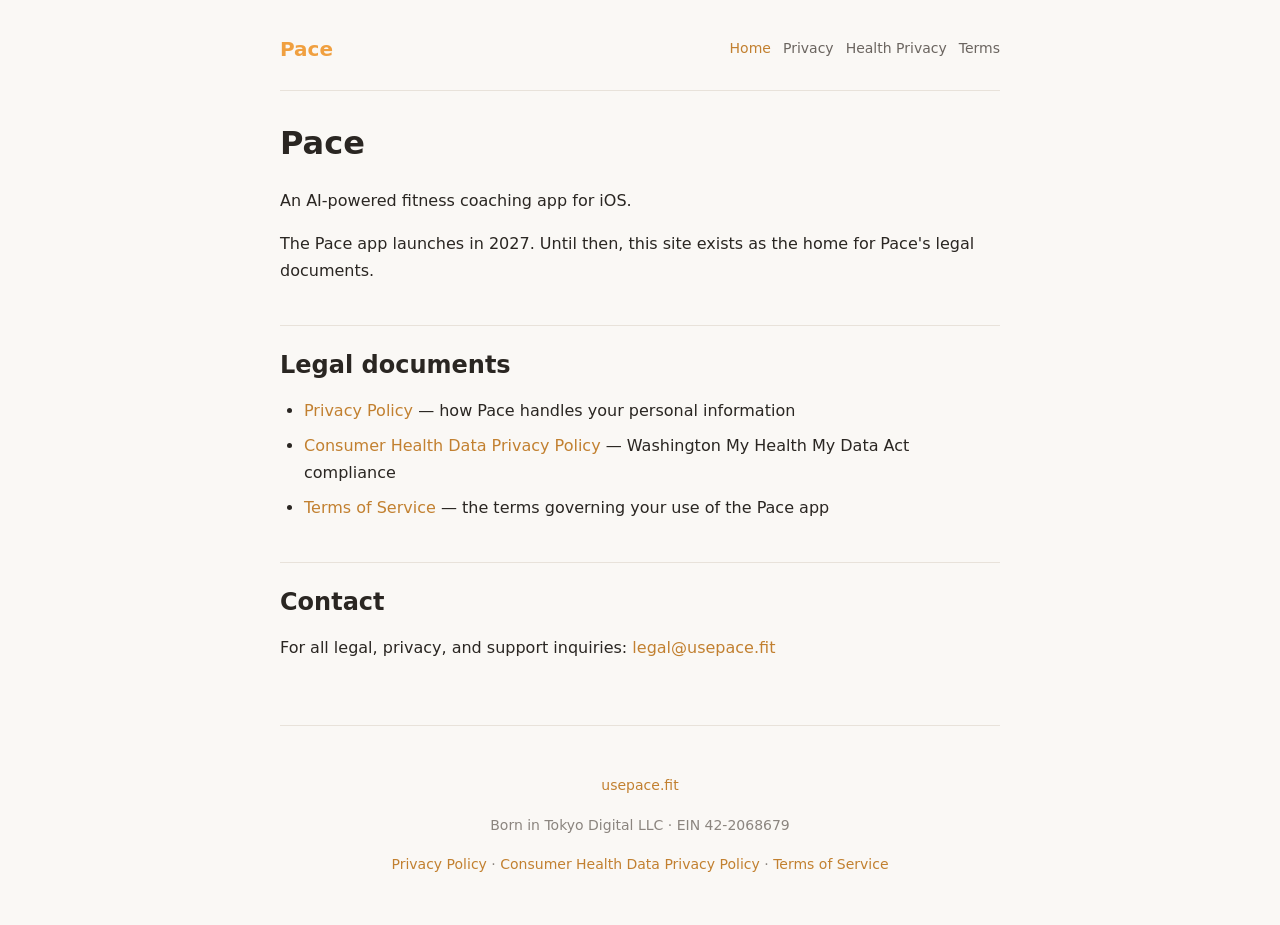
<file: index.html>
<!DOCTYPE html>
<html lang="en">
<head>
  <meta charset="UTF-8">
  <meta name="viewport" content="width=device-width, initial-scale=1.0">
  <meta name="robots" content="index, follow">
  <title>Pace — Pace</title>
  <meta name="description" content="Pace legal documents and policy home.">
  <link rel="stylesheet" href="/styles.css">
  <link rel="canonical" href="https://usepace.fit/">
</head>
<body>
  <header class="site-header">
    <a href="/" class="brand">Pace</a>
    <nav class="site-nav">
      <a href="/" class="active">Home</a>
      <a href="/privacy">Privacy</a>
      <a href="/health-privacy">Health Privacy</a>
      <a href="/terms">Terms</a>
    </nav>
  </header>
  <main class="content">
    <h1>Pace</h1>
    <p>An AI-powered fitness coaching app for iOS.</p>
    <p>The Pace app launches in 2027. Until then, this site exists as the home for Pace's legal documents.</p>

    <h2>Legal documents</h2>
    <ul>
      <li><a href="/privacy">Privacy Policy</a> — how Pace handles your personal information</li>
      <li><a href="/health-privacy">Consumer Health Data Privacy Policy</a> — Washington My Health My Data Act compliance</li>
      <li><a href="/terms">Terms of Service</a> — the terms governing your use of the Pace app</li>
    </ul>

    <h2>Contact</h2>
    <p>For all legal, privacy, and support inquiries: <a href="mailto:legal@usepace.fit">legal@usepace.fit</a></p>
  </main>
  <footer class="site-footer">
    <p><a href="https://usepace.fit">usepace.fit</a></p>
    <p>Born in Tokyo Digital LLC · EIN 42-2068679</p>
    <p class="cross-links">
      <a href="/privacy">Privacy Policy</a> ·
      <a href="/health-privacy">Consumer Health Data Privacy Policy</a> ·
      <a href="/terms">Terms of Service</a>
    </p>
  </footer>
</body>
</html>
</file>
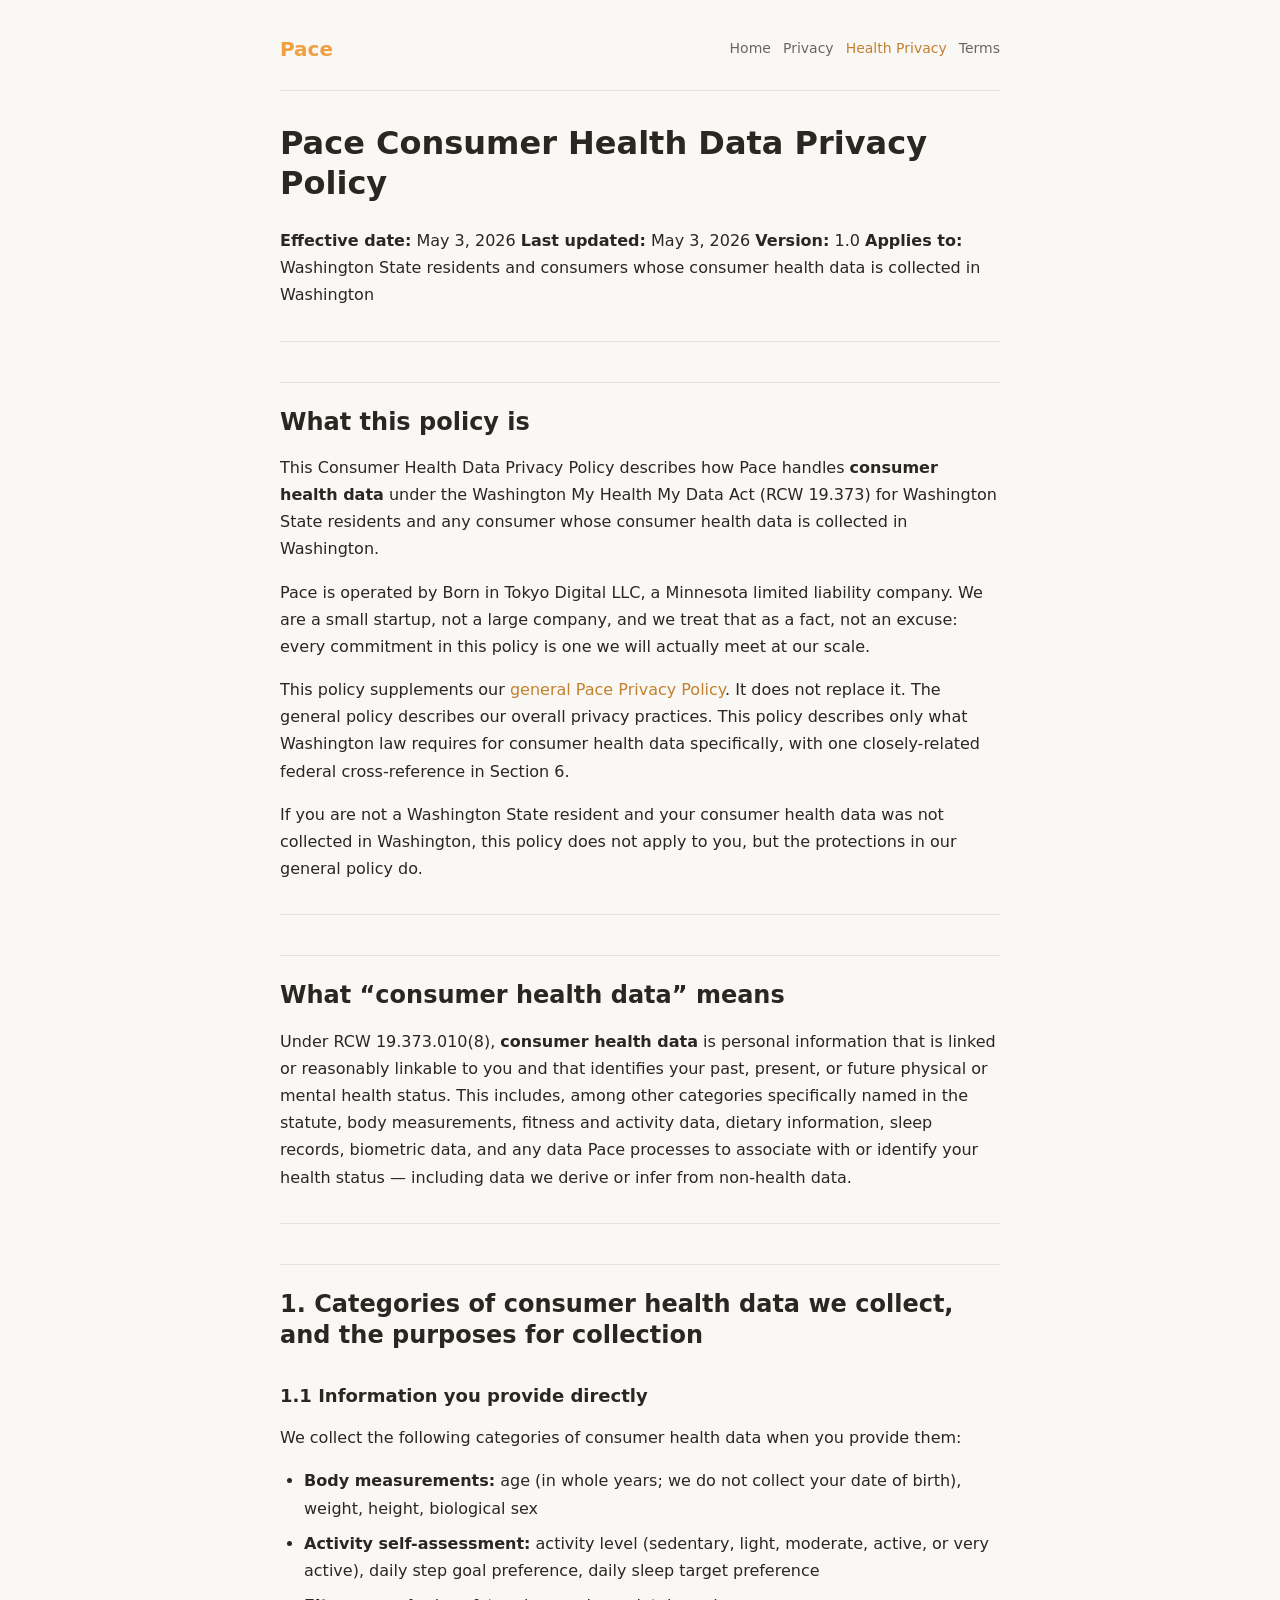
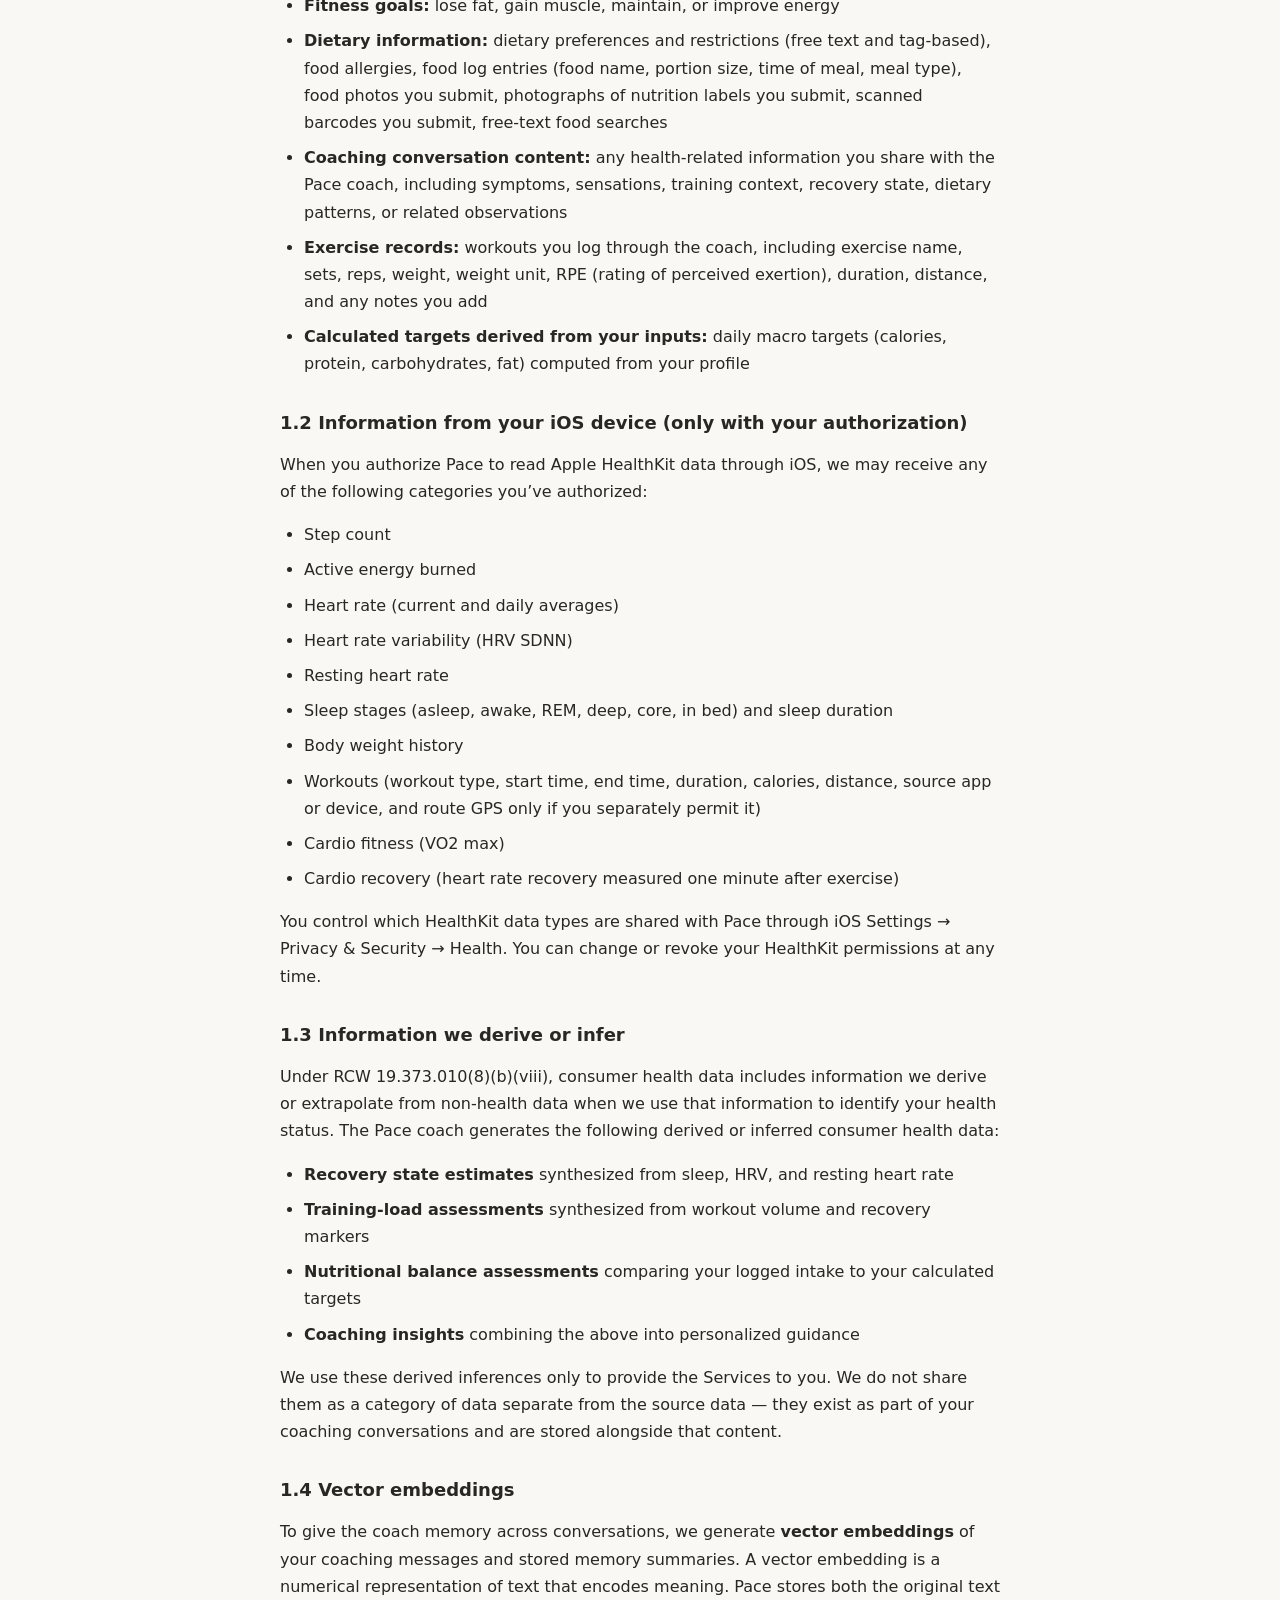
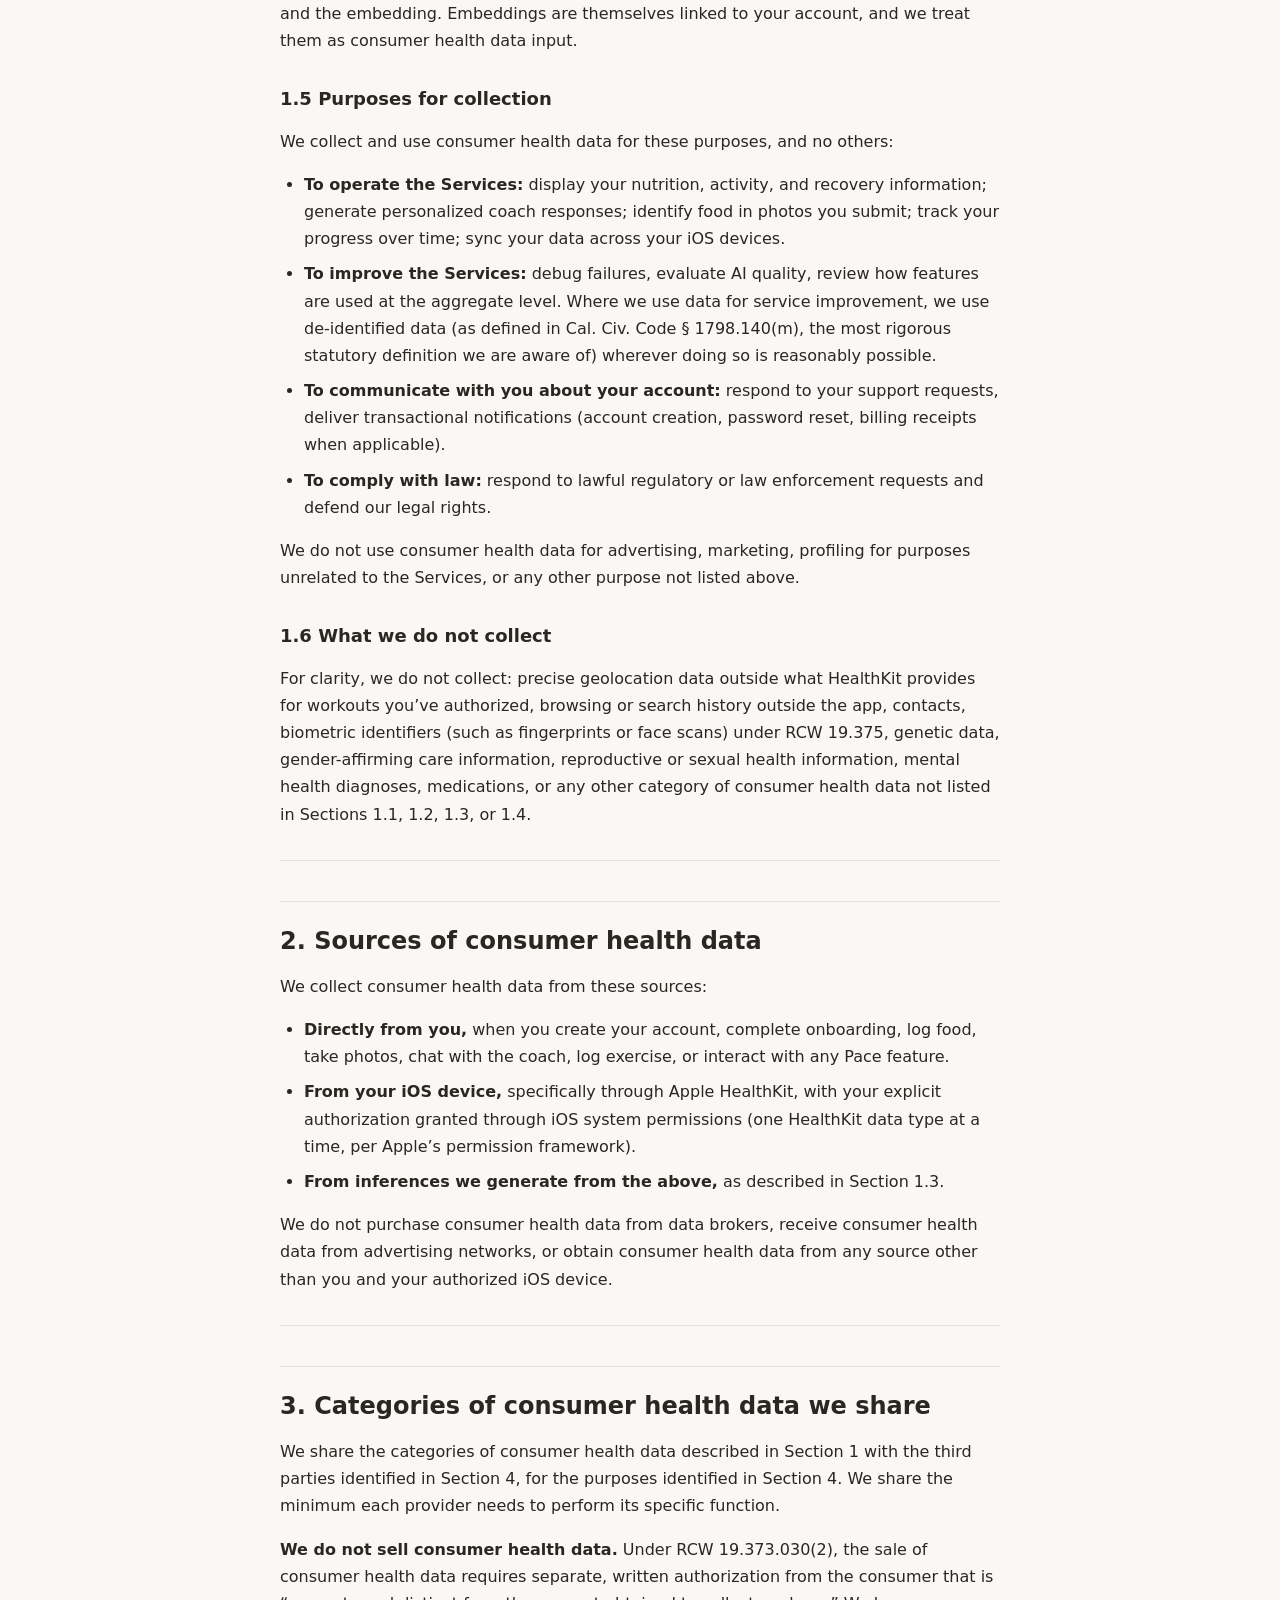
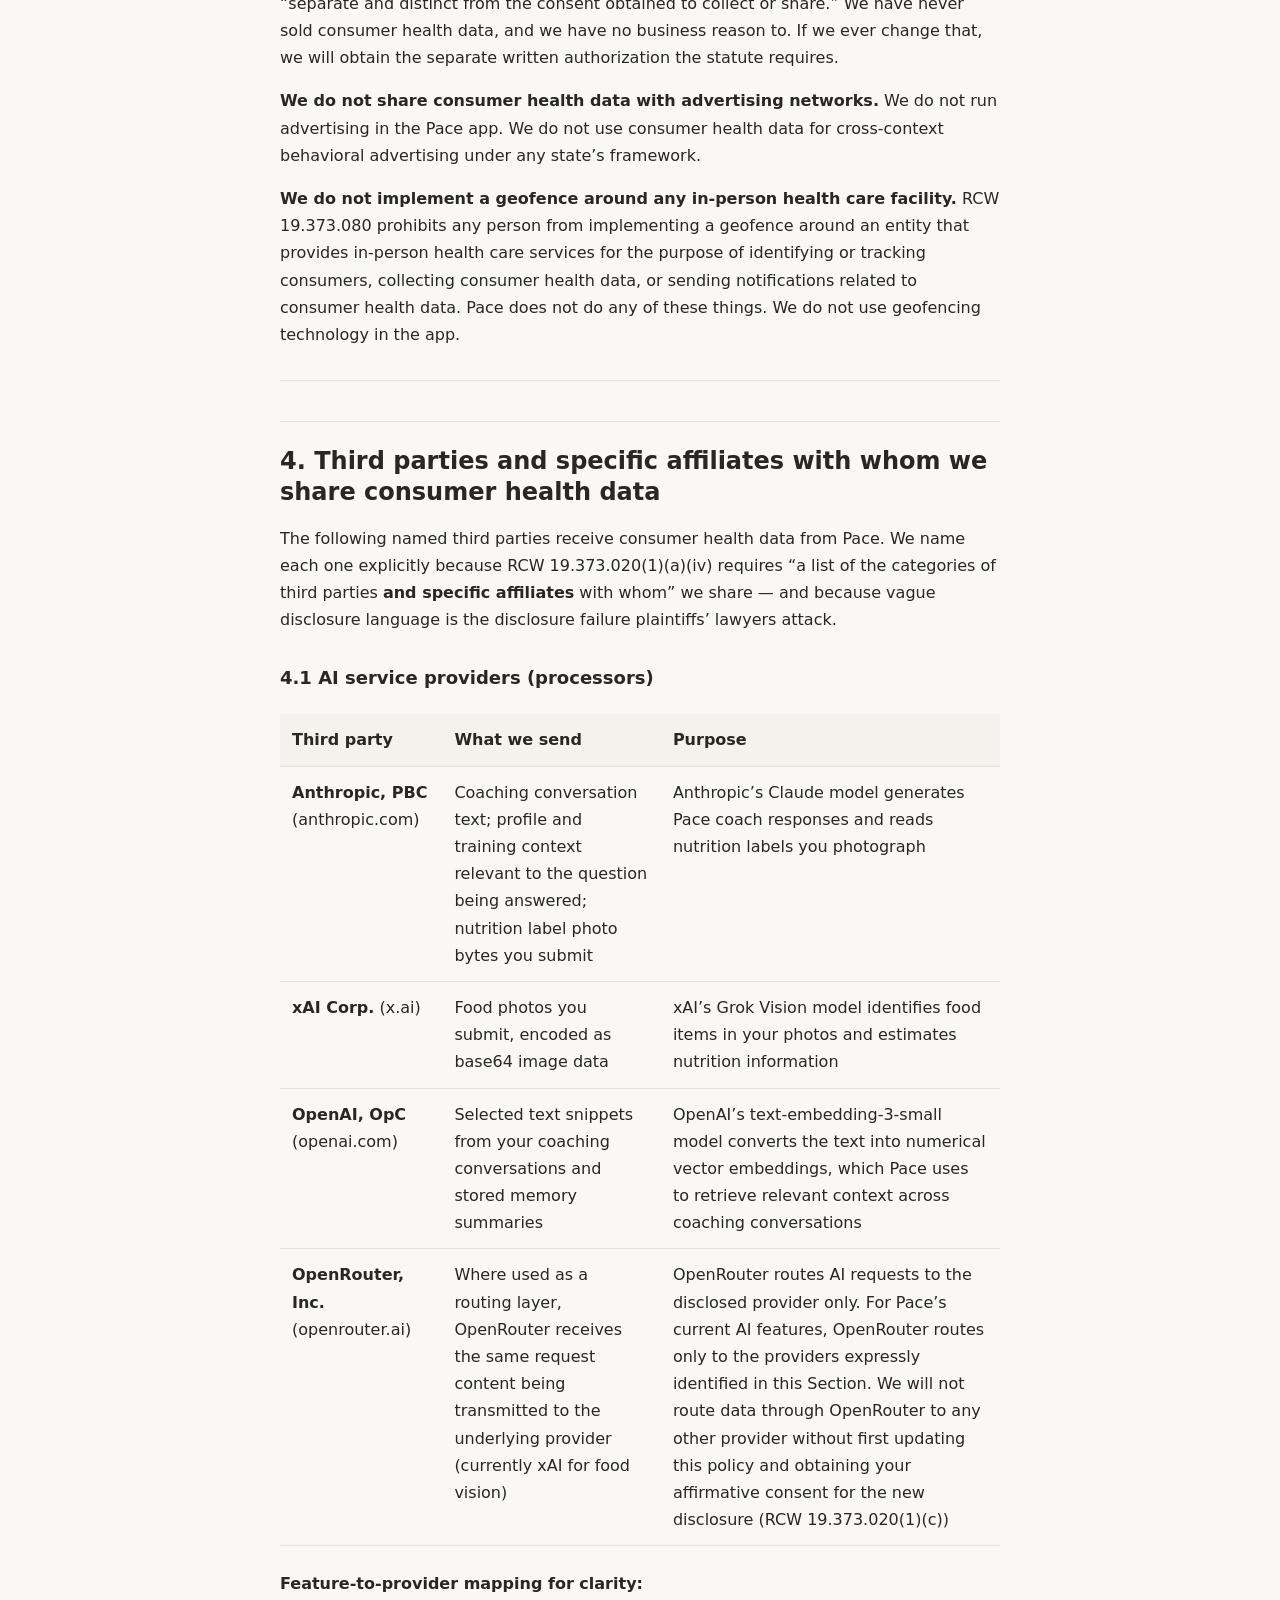
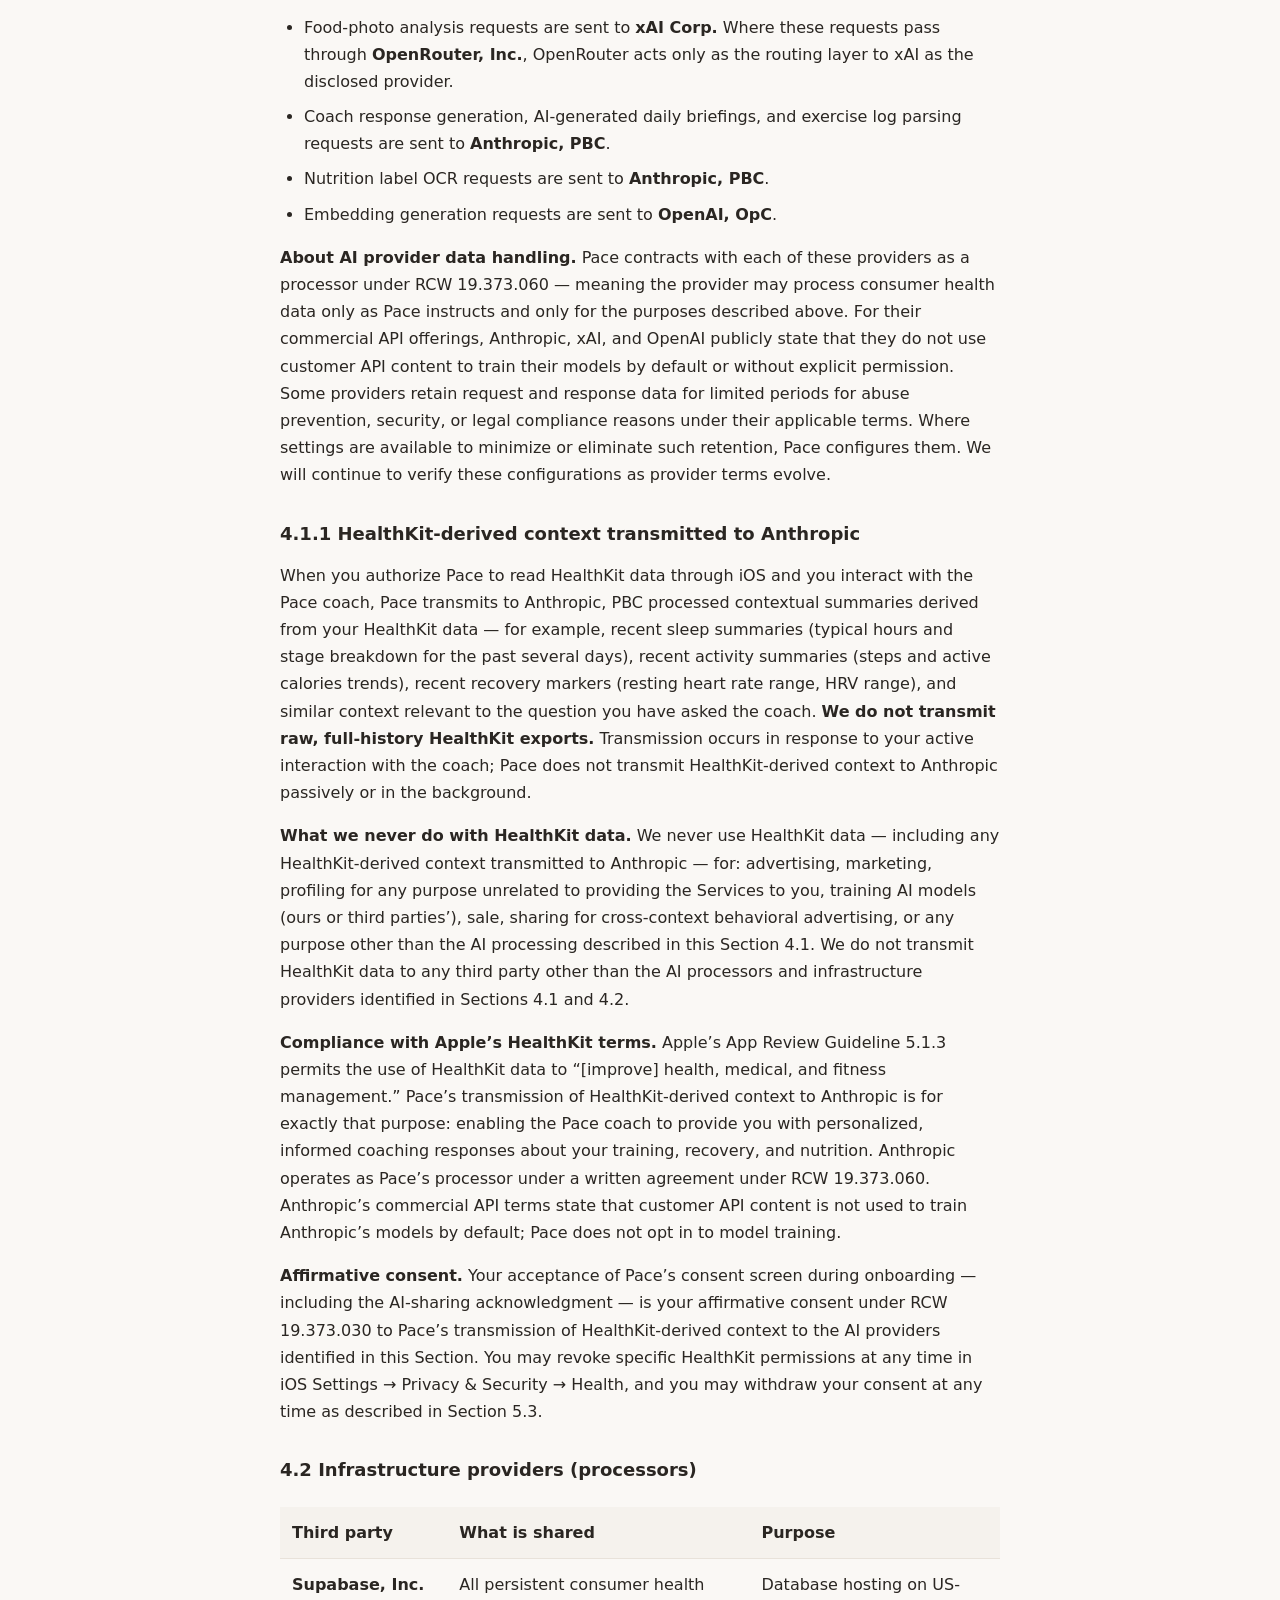
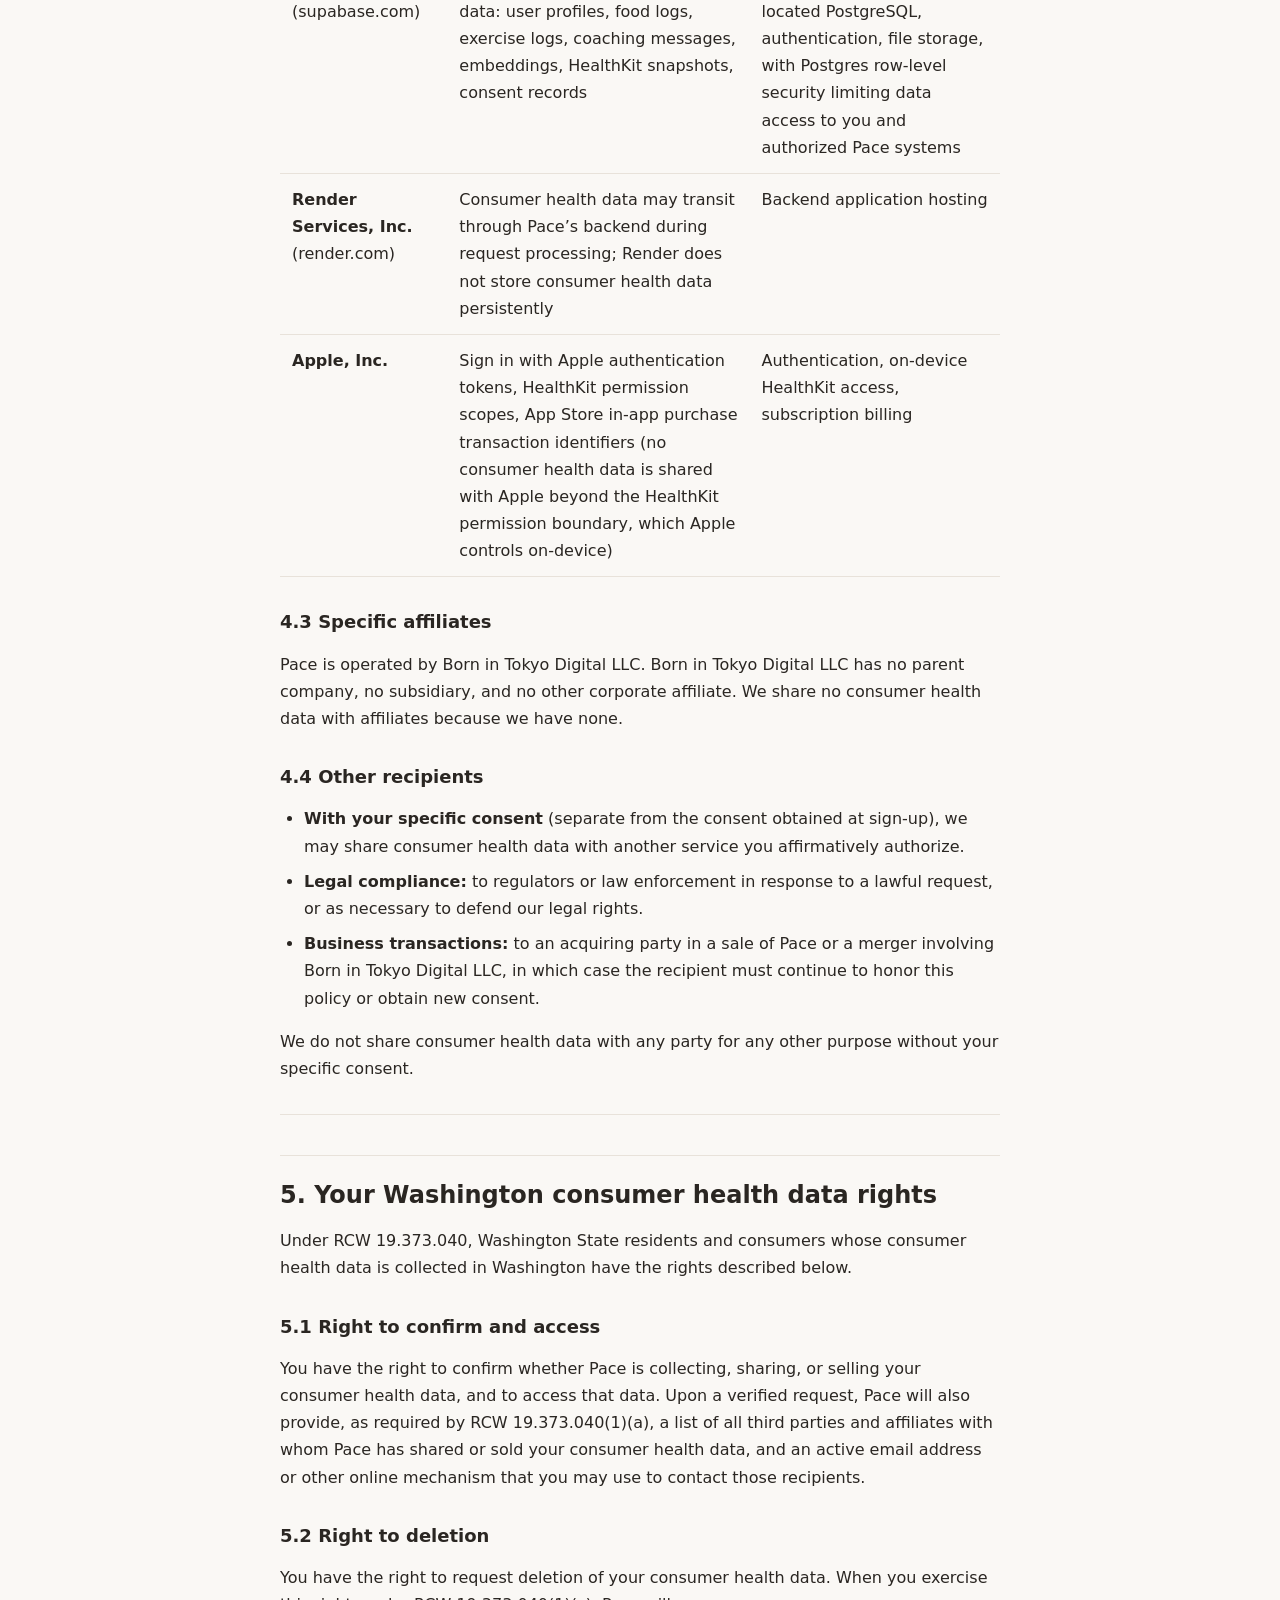
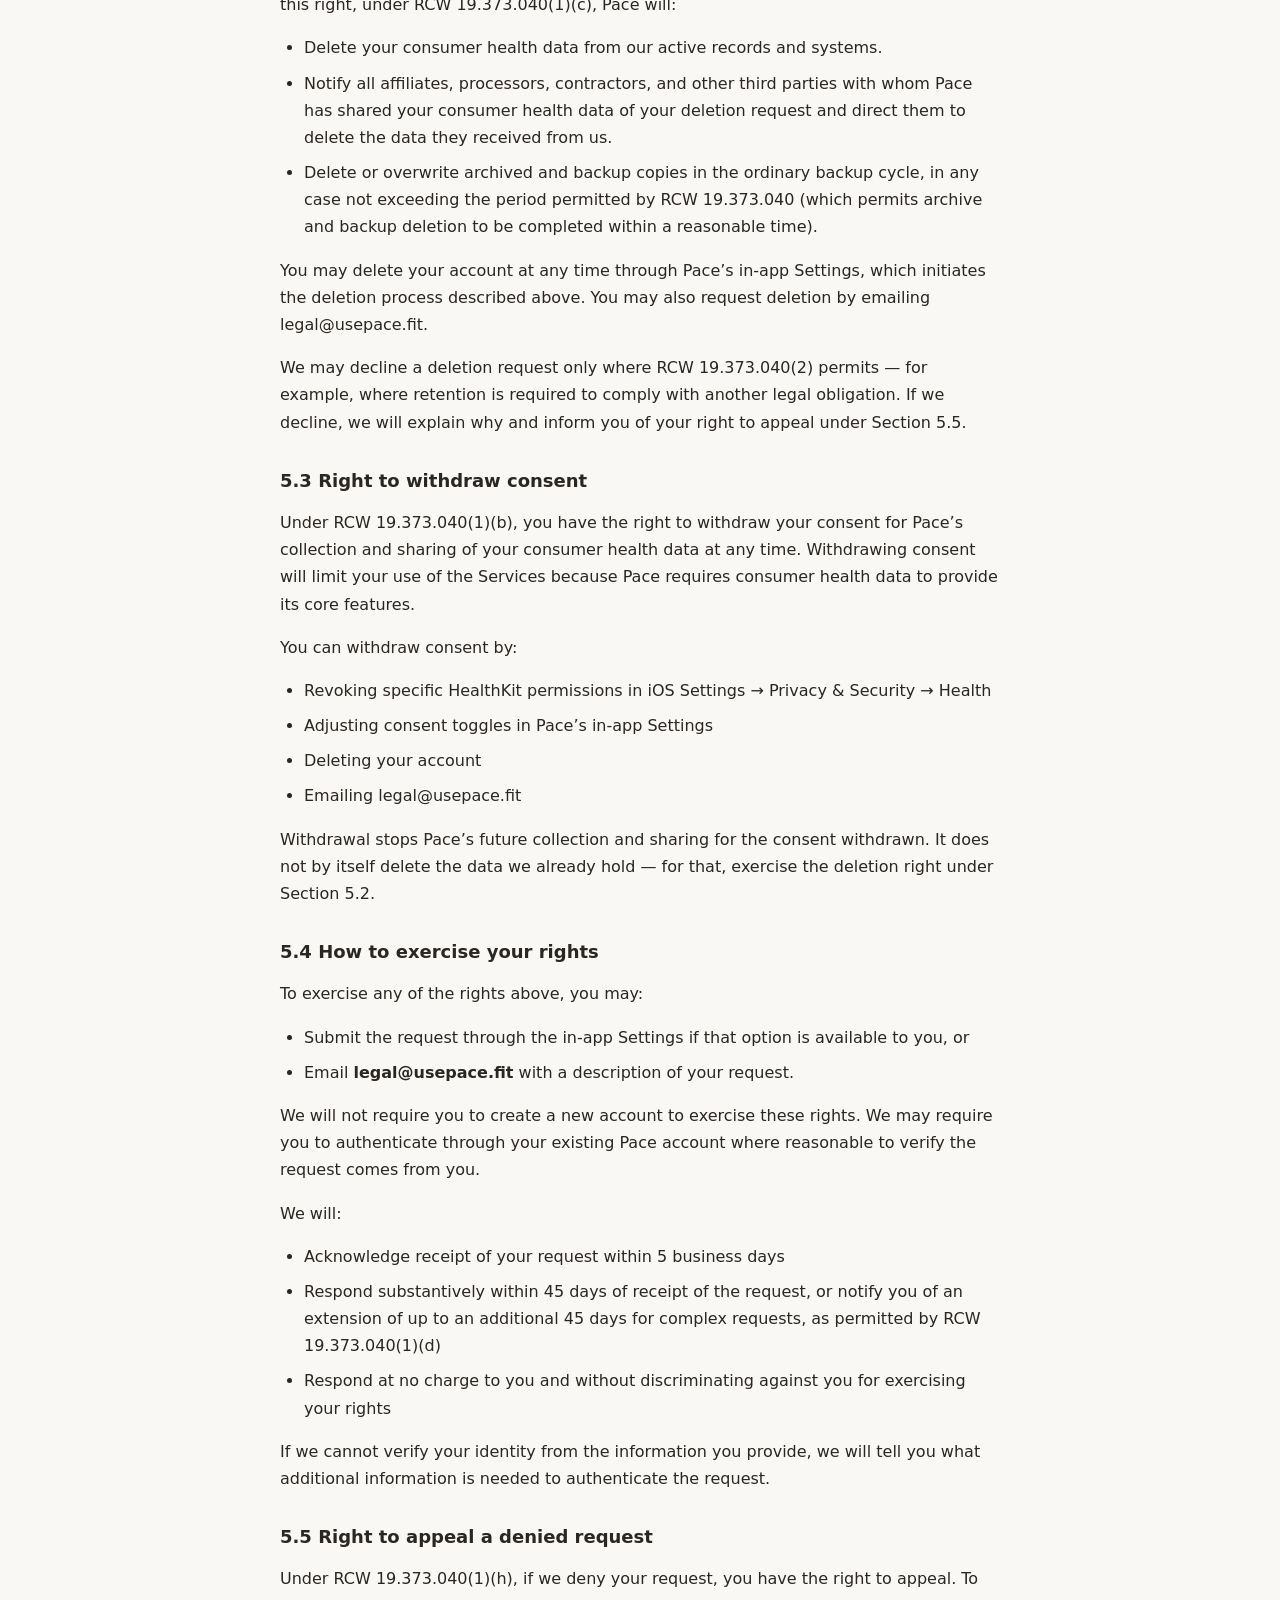
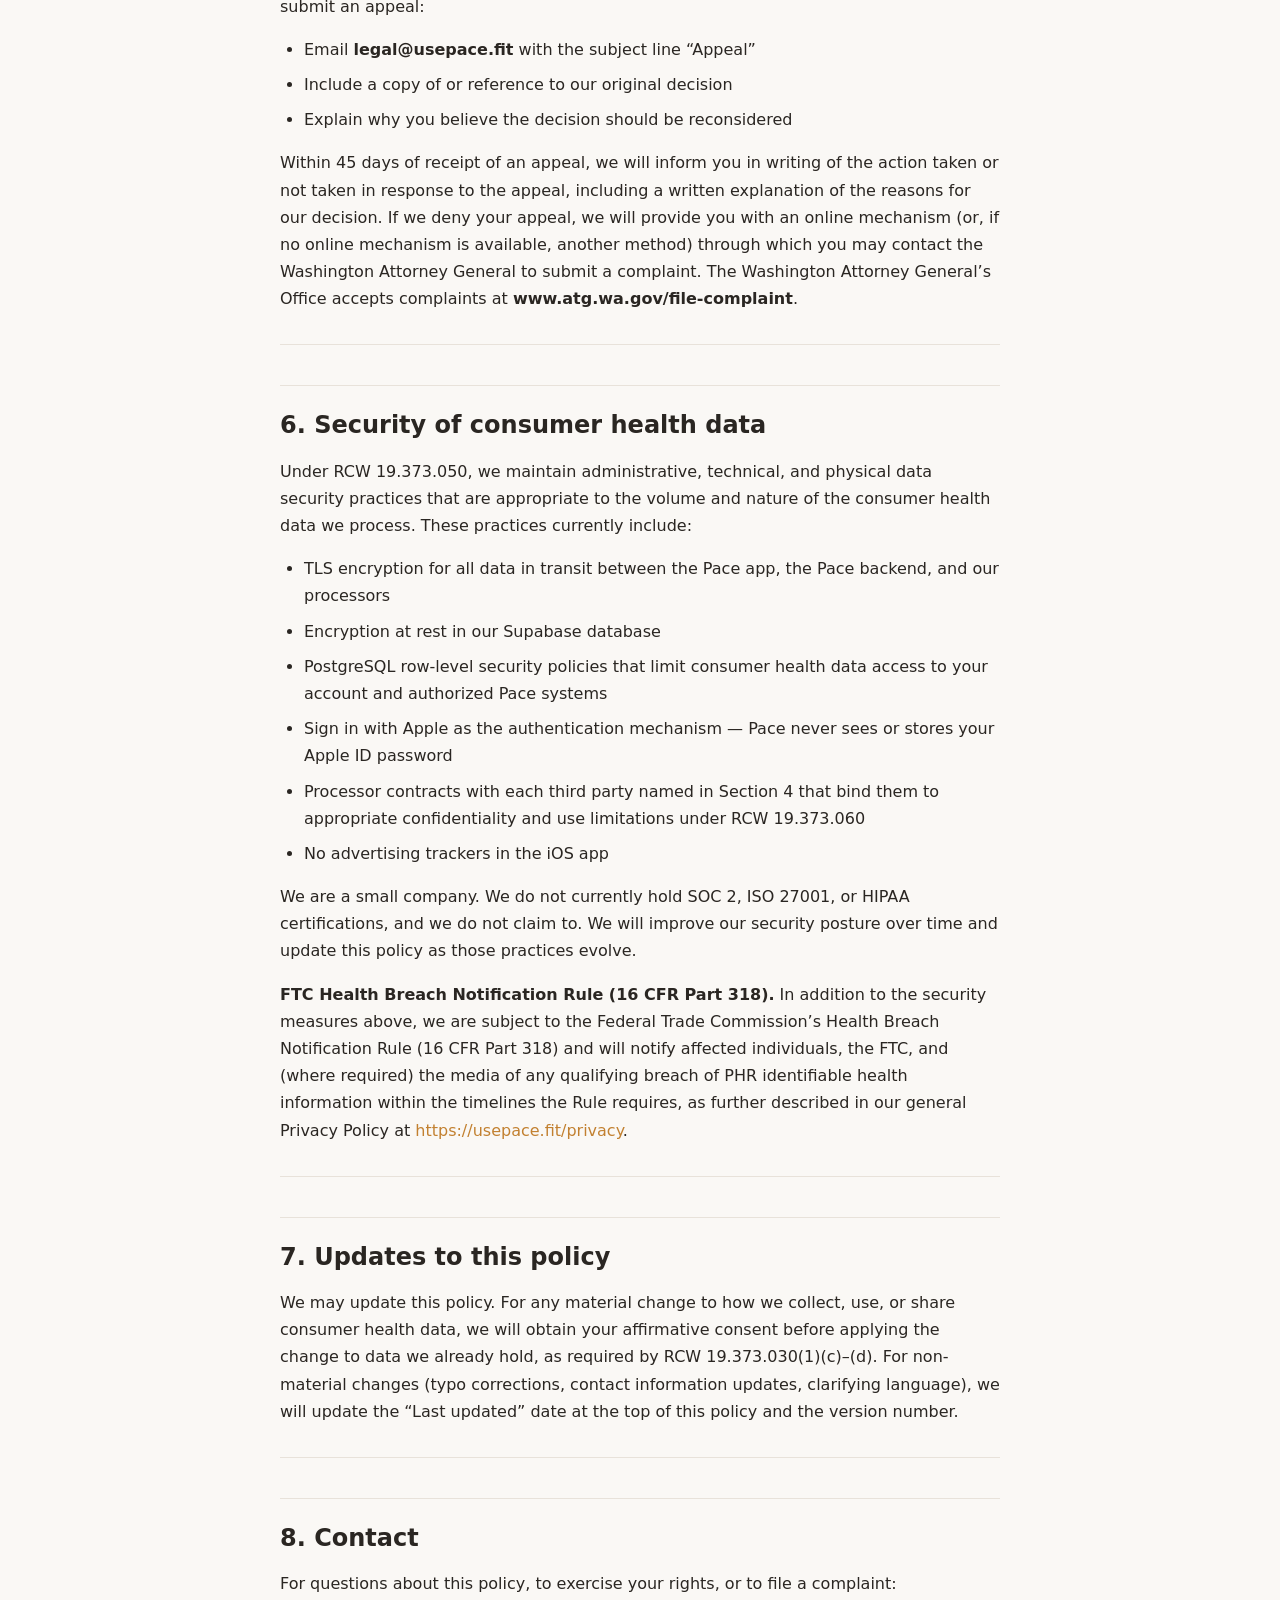
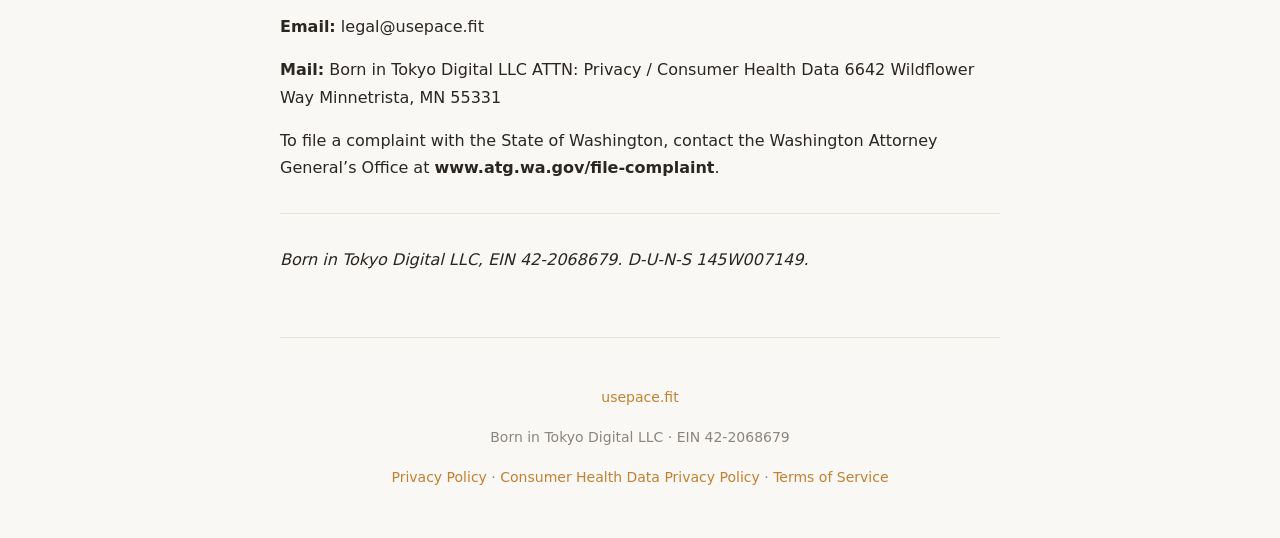
<file: health-privacy.html>
<!DOCTYPE html>
<html lang="en">
<head>
  <meta charset="UTF-8">
  <meta name="viewport" content="width=device-width, initial-scale=1.0">
  <meta name="robots" content="index, follow">
  <title>Pace Consumer Health Data Privacy Policy — Pace</title>
  <meta name="description" content="Pace consumer health data policy required by Washington&#x27;s My Health My Data Act.">
  <link rel="stylesheet" href="/styles.css">
  <link rel="canonical" href="https://usepace.fit/health-privacy">
</head>
<body>
  <header class="site-header">
    <a href="/" class="brand">Pace</a>
    <nav class="site-nav">
      <a href="/">Home</a>
      <a href="/privacy">Privacy</a>
      <a href="/health-privacy" class="active">Health Privacy</a>
      <a href="/terms">Terms</a>
    </nav>
  </header>
  <main class="content">
    <h1 id="pace-consumer-health-data-privacy-policy">Pace Consumer Health Data Privacy Policy</h1>
<p><strong>Effective date:</strong> May 3, 2026
<strong>Last updated:</strong> May 3, 2026
<strong>Version:</strong> 1.0
<strong>Applies to:</strong> Washington State residents and consumers whose consumer health data is collected in Washington</p>
<hr>
<h2 id="what-this-policy-is">What this policy is</h2>
<p>This Consumer Health Data Privacy Policy describes how Pace handles <strong>consumer health data</strong> under the Washington My Health My Data Act (RCW 19.373) for Washington State residents and any consumer whose consumer health data is collected in Washington.</p>
<p>Pace is operated by Born in Tokyo Digital LLC, a Minnesota limited liability company. We are a small startup, not a large company, and we treat that as a fact, not an excuse: every commitment in this policy is one we will actually meet at our scale.</p>
<p>This policy supplements our <a href="https://usepace.fit/privacy">general Pace Privacy Policy</a>. It does not replace it. The general policy describes our overall privacy practices. This policy describes only what Washington law requires for consumer health data specifically, with one closely-related federal cross-reference in Section 6.</p>
<p>If you are not a Washington State resident and your consumer health data was not collected in Washington, this policy does not apply to you, but the protections in our general policy do.</p>
<hr>
<h2 id="what-consumer-health-data-means">What &ldquo;consumer health data&rdquo; means</h2>
<p>Under RCW 19.373.010(8), <strong>consumer health data</strong> is personal information that is linked or reasonably linkable to you and that identifies your past, present, or future physical or mental health status. This includes, among other categories specifically named in the statute, body measurements, fitness and activity data, dietary information, sleep records, biometric data, and any data Pace processes to associate with or identify your health status — including data we derive or infer from non-health data.</p>
<hr>
<h2 id="section-1">1. Categories of consumer health data we collect, and the purposes for collection</h2>
<h3 id="section-1-1">1.1 Information you provide directly</h3>
<p>We collect the following categories of consumer health data when you provide them:</p>
<ul>
<li><strong>Body measurements:</strong> age (in whole years; we do not collect your date of birth), weight, height, biological sex</li>
<li><strong>Activity self-assessment:</strong> activity level (sedentary, light, moderate, active, or very active), daily step goal preference, daily sleep target preference</li>
<li><strong>Fitness goals:</strong> lose fat, gain muscle, maintain, or improve energy</li>
<li><strong>Dietary information:</strong> dietary preferences and restrictions (free text and tag-based), food allergies, food log entries (food name, portion size, time of meal, meal type), food photos you submit, photographs of nutrition labels you submit, scanned barcodes you submit, free-text food searches</li>
<li><strong>Coaching conversation content:</strong> any health-related information you share with the Pace coach, including symptoms, sensations, training context, recovery state, dietary patterns, or related observations</li>
<li><strong>Exercise records:</strong> workouts you log through the coach, including exercise name, sets, reps, weight, weight unit, RPE (rating of perceived exertion), duration, distance, and any notes you add</li>
<li><strong>Calculated targets derived from your inputs:</strong> daily macro targets (calories, protein, carbohydrates, fat) computed from your profile</li>
</ul>
<h3 id="section-1-2">1.2 Information from your iOS device (only with your authorization)</h3>
<p>When you authorize Pace to read Apple HealthKit data through iOS, we may receive any of the following categories you&rsquo;ve authorized:</p>
<ul>
<li>Step count</li>
<li>Active energy burned</li>
<li>Heart rate (current and daily averages)</li>
<li>Heart rate variability (HRV SDNN)</li>
<li>Resting heart rate</li>
<li>Sleep stages (asleep, awake, REM, deep, core, in bed) and sleep duration</li>
<li>Body weight history</li>
<li>Workouts (workout type, start time, end time, duration, calories, distance, source app or device, and route GPS only if you separately permit it)</li>
<li>Cardio fitness (VO2 max)</li>
<li>Cardio recovery (heart rate recovery measured one minute after exercise)</li>
</ul>
<p>You control which HealthKit data types are shared with Pace through iOS Settings → Privacy &amp; Security → Health. You can change or revoke your HealthKit permissions at any time.</p>
<h3 id="section-1-3">1.3 Information we derive or infer</h3>
<p>Under RCW 19.373.010(8)(b)(viii), consumer health data includes information we derive or extrapolate from non-health data when we use that information to identify your health status. The Pace coach generates the following derived or inferred consumer health data:</p>
<ul>
<li><strong>Recovery state estimates</strong> synthesized from sleep, HRV, and resting heart rate</li>
<li><strong>Training-load assessments</strong> synthesized from workout volume and recovery markers</li>
<li><strong>Nutritional balance assessments</strong> comparing your logged intake to your calculated targets</li>
<li><strong>Coaching insights</strong> combining the above into personalized guidance</li>
</ul>
<p>We use these derived inferences only to provide the Services to you. We do not share them as a category of data separate from the source data — they exist as part of your coaching conversations and are stored alongside that content.</p>
<h3 id="section-1-4">1.4 Vector embeddings</h3>
<p>To give the coach memory across conversations, we generate <strong>vector embeddings</strong> of your coaching messages and stored memory summaries. A vector embedding is a numerical representation of text that encodes meaning. Pace stores both the original text and the embedding. Embeddings are themselves linked to your account, and we treat them as consumer health data input.</p>
<h3 id="section-1-5">1.5 Purposes for collection</h3>
<p>We collect and use consumer health data for these purposes, and no others:</p>
<ul>
<li><strong>To operate the Services:</strong> display your nutrition, activity, and recovery information; generate personalized coach responses; identify food in photos you submit; track your progress over time; sync your data across your iOS devices.</li>
<li><strong>To improve the Services:</strong> debug failures, evaluate AI quality, review how features are used at the aggregate level. Where we use data for service improvement, we use de-identified data (as defined in Cal. Civ. Code § 1798.140(m), the most rigorous statutory definition we are aware of) wherever doing so is reasonably possible.</li>
<li><strong>To communicate with you about your account:</strong> respond to your support requests, deliver transactional notifications (account creation, password reset, billing receipts when applicable).</li>
<li><strong>To comply with law:</strong> respond to lawful regulatory or law enforcement requests and defend our legal rights.</li>
</ul>
<p>We do not use consumer health data for advertising, marketing, profiling for purposes unrelated to the Services, or any other purpose not listed above.</p>
<h3 id="section-1-6">1.6 What we do not collect</h3>
<p>For clarity, we do not collect: precise geolocation data outside what HealthKit provides for workouts you&rsquo;ve authorized, browsing or search history outside the app, contacts, biometric identifiers (such as fingerprints or face scans) under RCW 19.375, genetic data, gender-affirming care information, reproductive or sexual health information, mental health diagnoses, medications, or any other category of consumer health data not listed in Sections 1.1, 1.2, 1.3, or 1.4.</p>
<hr>
<h2 id="section-2">2. Sources of consumer health data</h2>
<p>We collect consumer health data from these sources:</p>
<ul>
<li><strong>Directly from you,</strong> when you create your account, complete onboarding, log food, take photos, chat with the coach, log exercise, or interact with any Pace feature.</li>
<li><strong>From your iOS device,</strong> specifically through Apple HealthKit, with your explicit authorization granted through iOS system permissions (one HealthKit data type at a time, per Apple&rsquo;s permission framework).</li>
<li><strong>From inferences we generate from the above,</strong> as described in Section 1.3.</li>
</ul>
<p>We do not purchase consumer health data from data brokers, receive consumer health data from advertising networks, or obtain consumer health data from any source other than you and your authorized iOS device.</p>
<hr>
<h2 id="section-3">3. Categories of consumer health data we share</h2>
<p>We share the categories of consumer health data described in Section 1 with the third parties identified in Section 4, for the purposes identified in Section 4. We share the minimum each provider needs to perform its specific function.</p>
<p><strong>We do not sell consumer health data.</strong> Under RCW 19.373.030(2), the sale of consumer health data requires separate, written authorization from the consumer that is &ldquo;separate and distinct from the consent obtained to collect or share.&rdquo; We have never sold consumer health data, and we have no business reason to. If we ever change that, we will obtain the separate written authorization the statute requires.</p>
<p><strong>We do not share consumer health data with advertising networks.</strong> We do not run advertising in the Pace app. We do not use consumer health data for cross-context behavioral advertising under any state&rsquo;s framework.</p>
<p><strong>We do not implement a geofence around any in-person health care facility.</strong> RCW 19.373.080 prohibits any person from implementing a geofence around an entity that provides in-person health care services for the purpose of identifying or tracking consumers, collecting consumer health data, or sending notifications related to consumer health data. Pace does not do any of these things. We do not use geofencing technology in the app.</p>
<hr>
<h2 id="section-4">4. Third parties and specific affiliates with whom we share consumer health data</h2>
<p>The following named third parties receive consumer health data from Pace. We name each one explicitly because RCW 19.373.020(1)(a)(iv) requires &ldquo;a list of the categories of third parties <strong>and specific affiliates</strong> with whom&rdquo; we share — and because vague disclosure language is the disclosure failure plaintiffs&rsquo; lawyers attack.</p>
<h3 id="section-4-1">4.1 AI service providers (processors)</h3>
<div class="table-wrapper">
<table>
<thead>
<tr>
<th>Third party</th>
<th>What we send</th>
<th>Purpose</th>
</tr>
</thead>
<tbody>
<tr>
<td><strong>Anthropic, PBC</strong> (anthropic.com)</td>
<td>Coaching conversation text; profile and training context relevant to the question being answered; nutrition label photo bytes you submit</td>
<td>Anthropic&rsquo;s Claude model generates Pace coach responses and reads nutrition labels you photograph</td>
</tr>
<tr>
<td><strong>xAI Corp.</strong> (x.ai)</td>
<td>Food photos you submit, encoded as base64 image data</td>
<td>xAI&rsquo;s Grok Vision model identifies food items in your photos and estimates nutrition information</td>
</tr>
<tr>
<td><strong>OpenAI, OpC</strong> (openai.com)</td>
<td>Selected text snippets from your coaching conversations and stored memory summaries</td>
<td>OpenAI&rsquo;s text-embedding-3-small model converts the text into numerical vector embeddings, which Pace uses to retrieve relevant context across coaching conversations</td>
</tr>
<tr>
<td><strong>OpenRouter, Inc.</strong> (openrouter.ai)</td>
<td>Where used as a routing layer, OpenRouter receives the same request content being transmitted to the underlying provider (currently xAI for food vision)</td>
<td>OpenRouter routes AI requests to the disclosed provider only. For Pace&rsquo;s current AI features, OpenRouter routes only to the providers expressly identified in this Section. We will not route data through OpenRouter to any other provider without first updating this policy and obtaining your affirmative consent for the new disclosure (RCW 19.373.020(1)(c))</td>
</tr>
</tbody>
</table>
</div>
<p><strong>Feature-to-provider mapping for clarity:</strong></p>
<ul>
<li>Food-photo analysis requests are sent to <strong>xAI Corp.</strong> Where these requests pass through <strong>OpenRouter, Inc.</strong>, OpenRouter acts only as the routing layer to xAI as the disclosed provider.</li>
<li>Coach response generation, AI-generated daily briefings, and exercise log parsing requests are sent to <strong>Anthropic, PBC</strong>.</li>
<li>Nutrition label OCR requests are sent to <strong>Anthropic, PBC</strong>.</li>
<li>Embedding generation requests are sent to <strong>OpenAI, OpC</strong>.</li>
</ul>
<p><strong>About AI provider data handling.</strong> Pace contracts with each of these providers as a processor under RCW 19.373.060 — meaning the provider may process consumer health data only as Pace instructs and only for the purposes described above. For their commercial API offerings, Anthropic, xAI, and OpenAI publicly state that they do not use customer API content to train their models by default or without explicit permission. Some providers retain request and response data for limited periods for abuse prevention, security, or legal compliance reasons under their applicable terms. Where settings are available to minimize or eliminate such retention, Pace configures them. We will continue to verify these configurations as provider terms evolve.</p>
<h3 id="section-4-1-1">4.1.1 HealthKit-derived context transmitted to Anthropic</h3>
<p>When you authorize Pace to read HealthKit data through iOS and you interact with the Pace coach, Pace transmits to Anthropic, PBC processed contextual summaries derived from your HealthKit data — for example, recent sleep summaries (typical hours and stage breakdown for the past several days), recent activity summaries (steps and active calories trends), recent recovery markers (resting heart rate range, HRV range), and similar context relevant to the question you have asked the coach. <strong>We do not transmit raw, full-history HealthKit exports.</strong> Transmission occurs in response to your active interaction with the coach; Pace does not transmit HealthKit-derived context to Anthropic passively or in the background.</p>
<p><strong>What we never do with HealthKit data.</strong> We never use HealthKit data — including any HealthKit-derived context transmitted to Anthropic — for: advertising, marketing, profiling for any purpose unrelated to providing the Services to you, training AI models (ours or third parties&rsquo;), sale, sharing for cross-context behavioral advertising, or any purpose other than the AI processing described in this Section 4.1. We do not transmit HealthKit data to any third party other than the AI processors and infrastructure providers identified in Sections 4.1 and 4.2.</p>
<p><strong>Compliance with Apple&rsquo;s HealthKit terms.</strong> Apple&rsquo;s App Review Guideline 5.1.3 permits the use of HealthKit data to &ldquo;[improve] health, medical, and fitness management.&rdquo; Pace&rsquo;s transmission of HealthKit-derived context to Anthropic is for exactly that purpose: enabling the Pace coach to provide you with personalized, informed coaching responses about your training, recovery, and nutrition. Anthropic operates as Pace&rsquo;s processor under a written agreement under RCW 19.373.060. Anthropic&rsquo;s commercial API terms state that customer API content is not used to train Anthropic&rsquo;s models by default; Pace does not opt in to model training.</p>
<p><strong>Affirmative consent.</strong> Your acceptance of Pace&rsquo;s consent screen during onboarding — including the AI-sharing acknowledgment — is your affirmative consent under RCW 19.373.030 to Pace&rsquo;s transmission of HealthKit-derived context to the AI providers identified in this Section. You may revoke specific HealthKit permissions at any time in iOS Settings → Privacy &amp; Security → Health, and you may withdraw your consent at any time as described in Section 5.3.</p>
<h3 id="section-4-2">4.2 Infrastructure providers (processors)</h3>
<div class="table-wrapper">
<table>
<thead>
<tr>
<th>Third party</th>
<th>What is shared</th>
<th>Purpose</th>
</tr>
</thead>
<tbody>
<tr>
<td><strong>Supabase, Inc.</strong> (supabase.com)</td>
<td>All persistent consumer health data: user profiles, food logs, exercise logs, coaching messages, embeddings, HealthKit snapshots, consent records</td>
<td>Database hosting on US-located PostgreSQL, authentication, file storage, with Postgres row-level security limiting data access to you and authorized Pace systems</td>
</tr>
<tr>
<td><strong>Render Services, Inc.</strong> (render.com)</td>
<td>Consumer health data may transit through Pace&rsquo;s backend during request processing; Render does not store consumer health data persistently</td>
<td>Backend application hosting</td>
</tr>
<tr>
<td><strong>Apple, Inc.</strong></td>
<td>Sign in with Apple authentication tokens, HealthKit permission scopes, App Store in-app purchase transaction identifiers (no consumer health data is shared with Apple beyond the HealthKit permission boundary, which Apple controls on-device)</td>
<td>Authentication, on-device HealthKit access, subscription billing</td>
</tr>
</tbody>
</table>
</div>
<h3 id="section-4-3">4.3 Specific affiliates</h3>
<p>Pace is operated by Born in Tokyo Digital LLC. Born in Tokyo Digital LLC has no parent company, no subsidiary, and no other corporate affiliate. We share no consumer health data with affiliates because we have none.</p>
<h3 id="section-4-4">4.4 Other recipients</h3>
<ul>
<li><strong>With your specific consent</strong> (separate from the consent obtained at sign-up), we may share consumer health data with another service you affirmatively authorize.</li>
<li><strong>Legal compliance:</strong> to regulators or law enforcement in response to a lawful request, or as necessary to defend our legal rights.</li>
<li><strong>Business transactions:</strong> to an acquiring party in a sale of Pace or a merger involving Born in Tokyo Digital LLC, in which case the recipient must continue to honor this policy or obtain new consent.</li>
</ul>
<p>We do not share consumer health data with any party for any other purpose without your specific consent.</p>
<hr>
<h2 id="section-5">5. Your Washington consumer health data rights</h2>
<p>Under RCW 19.373.040, Washington State residents and consumers whose consumer health data is collected in Washington have the rights described below.</p>
<h3 id="section-5-1">5.1 Right to confirm and access</h3>
<p>You have the right to confirm whether Pace is collecting, sharing, or selling your consumer health data, and to access that data. Upon a verified request, Pace will also provide, as required by RCW 19.373.040(1)(a), a list of all third parties and affiliates with whom Pace has shared or sold your consumer health data, and an active email address or other online mechanism that you may use to contact those recipients.</p>
<h3 id="section-5-2">5.2 Right to deletion</h3>
<p>You have the right to request deletion of your consumer health data. When you exercise this right, under RCW 19.373.040(1)(c), Pace will:</p>
<ul>
<li>Delete your consumer health data from our active records and systems.</li>
<li>Notify all affiliates, processors, contractors, and other third parties with whom Pace has shared your consumer health data of your deletion request and direct them to delete the data they received from us.</li>
<li>Delete or overwrite archived and backup copies in the ordinary backup cycle, in any case not exceeding the period permitted by RCW 19.373.040 (which permits archive and backup deletion to be completed within a reasonable time).</li>
</ul>
<p>You may delete your account at any time through Pace&rsquo;s in-app Settings, which initiates the deletion process described above. You may also request deletion by emailing legal@usepace.fit.</p>
<p>We may decline a deletion request only where RCW 19.373.040(2) permits — for example, where retention is required to comply with another legal obligation. If we decline, we will explain why and inform you of your right to appeal under Section 5.5.</p>
<h3 id="section-5-3">5.3 Right to withdraw consent</h3>
<p>Under RCW 19.373.040(1)(b), you have the right to withdraw your consent for Pace&rsquo;s collection and sharing of your consumer health data at any time. Withdrawing consent will limit your use of the Services because Pace requires consumer health data to provide its core features.</p>
<p>You can withdraw consent by:</p>
<ul>
<li>Revoking specific HealthKit permissions in iOS Settings → Privacy &amp; Security → Health</li>
<li>Adjusting consent toggles in Pace&rsquo;s in-app Settings</li>
<li>Deleting your account</li>
<li>Emailing legal@usepace.fit</li>
</ul>
<p>Withdrawal stops Pace&rsquo;s future collection and sharing for the consent withdrawn. It does not by itself delete the data we already hold — for that, exercise the deletion right under Section 5.2.</p>
<h3 id="section-5-4">5.4 How to exercise your rights</h3>
<p>To exercise any of the rights above, you may:</p>
<ul>
<li>Submit the request through the in-app Settings if that option is available to you, or</li>
<li>Email <strong>legal@usepace.fit</strong> with a description of your request.</li>
</ul>
<p>We will not require you to create a new account to exercise these rights. We may require you to authenticate through your existing Pace account where reasonable to verify the request comes from you.</p>
<p>We will:</p>
<ul>
<li>Acknowledge receipt of your request within 5 business days</li>
<li>Respond substantively within 45 days of receipt of the request, or notify you of an extension of up to an additional 45 days for complex requests, as permitted by RCW 19.373.040(1)(d)</li>
<li>Respond at no charge to you and without discriminating against you for exercising your rights</li>
</ul>
<p>If we cannot verify your identity from the information you provide, we will tell you what additional information is needed to authenticate the request.</p>
<h3 id="section-5-5">5.5 Right to appeal a denied request</h3>
<p>Under RCW 19.373.040(1)(h), if we deny your request, you have the right to appeal. To submit an appeal:</p>
<ul>
<li>Email <strong>legal@usepace.fit</strong> with the subject line &ldquo;Appeal&rdquo;</li>
<li>Include a copy of or reference to our original decision</li>
<li>Explain why you believe the decision should be reconsidered</li>
</ul>
<p>Within 45 days of receipt of an appeal, we will inform you in writing of the action taken or not taken in response to the appeal, including a written explanation of the reasons for our decision. If we deny your appeal, we will provide you with an online mechanism (or, if no online mechanism is available, another method) through which you may contact the Washington Attorney General to submit a complaint. The Washington Attorney General&rsquo;s Office accepts complaints at <strong>www.atg.wa.gov/file-complaint</strong>.</p>
<hr>
<h2 id="section-6">6. Security of consumer health data</h2>
<p>Under RCW 19.373.050, we maintain administrative, technical, and physical data security practices that are appropriate to the volume and nature of the consumer health data we process. These practices currently include:</p>
<ul>
<li>TLS encryption for all data in transit between the Pace app, the Pace backend, and our processors</li>
<li>Encryption at rest in our Supabase database</li>
<li>PostgreSQL row-level security policies that limit consumer health data access to your account and authorized Pace systems</li>
<li>Sign in with Apple as the authentication mechanism — Pace never sees or stores your Apple ID password</li>
<li>Processor contracts with each third party named in Section 4 that bind them to appropriate confidentiality and use limitations under RCW 19.373.060</li>
<li>No advertising trackers in the iOS app</li>
</ul>
<p>We are a small company. We do not currently hold SOC 2, ISO 27001, or HIPAA certifications, and we do not claim to. We will improve our security posture over time and update this policy as those practices evolve.</p>
<p><strong>FTC Health Breach Notification Rule (16 CFR Part 318).</strong> In addition to the security measures above, we are subject to the Federal Trade Commission&rsquo;s Health Breach Notification Rule (16 CFR Part 318) and will notify affected individuals, the FTC, and (where required) the media of any qualifying breach of PHR identifiable health information within the timelines the Rule requires, as further described in our general Privacy Policy at <a href="https://usepace.fit/privacy">https://usepace.fit/privacy</a>.</p>
<hr>
<h2 id="section-7">7. Updates to this policy</h2>
<p>We may update this policy. For any material change to how we collect, use, or share consumer health data, we will obtain your affirmative consent before applying the change to data we already hold, as required by RCW 19.373.030(1)(c)–(d). For non-material changes (typo corrections, contact information updates, clarifying language), we will update the &ldquo;Last updated&rdquo; date at the top of this policy and the version number.</p>
<hr>
<h2 id="section-8">8. Contact</h2>
<p>For questions about this policy, to exercise your rights, or to file a complaint:</p>
<p><strong>Email:</strong> legal@usepace.fit</p>
<p><strong>Mail:</strong>
Born in Tokyo Digital LLC
ATTN: Privacy / Consumer Health Data
6642 Wildflower Way
Minnetrista, MN 55331</p>
<p>To file a complaint with the State of Washington, contact the Washington Attorney General&rsquo;s Office at <strong>www.atg.wa.gov/file-complaint</strong>.</p>
<hr>
<p><em>Born in Tokyo Digital LLC, EIN 42-2068679. D-U-N-S 145W007149.</em></p>
  </main>
  <footer class="site-footer">
    <p><a href="https://usepace.fit">usepace.fit</a></p>
    <p>Born in Tokyo Digital LLC · EIN 42-2068679</p>
    <p class="cross-links">
      <a href="/privacy">Privacy Policy</a> ·
      <a href="/health-privacy">Consumer Health Data Privacy Policy</a> ·
      <a href="/terms">Terms of Service</a>
    </p>
  </footer>
</body>
</html>
</file>
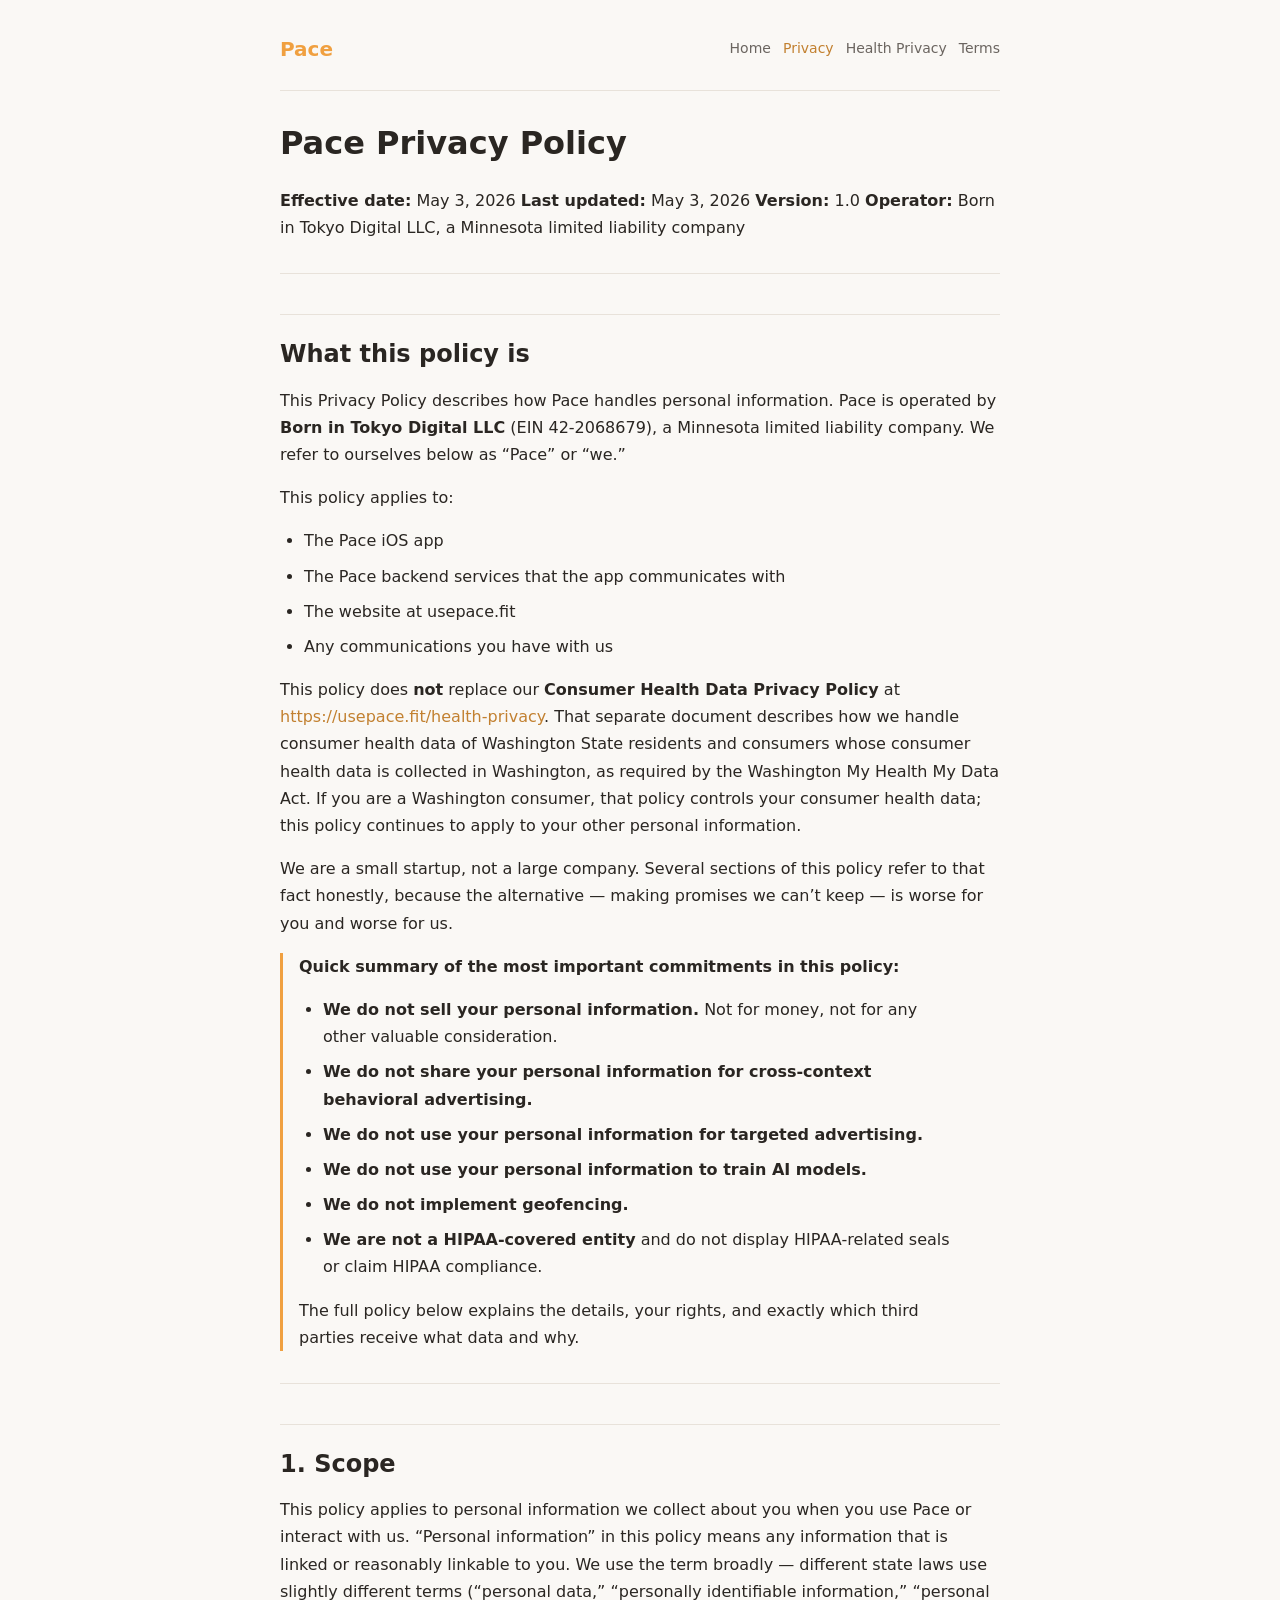
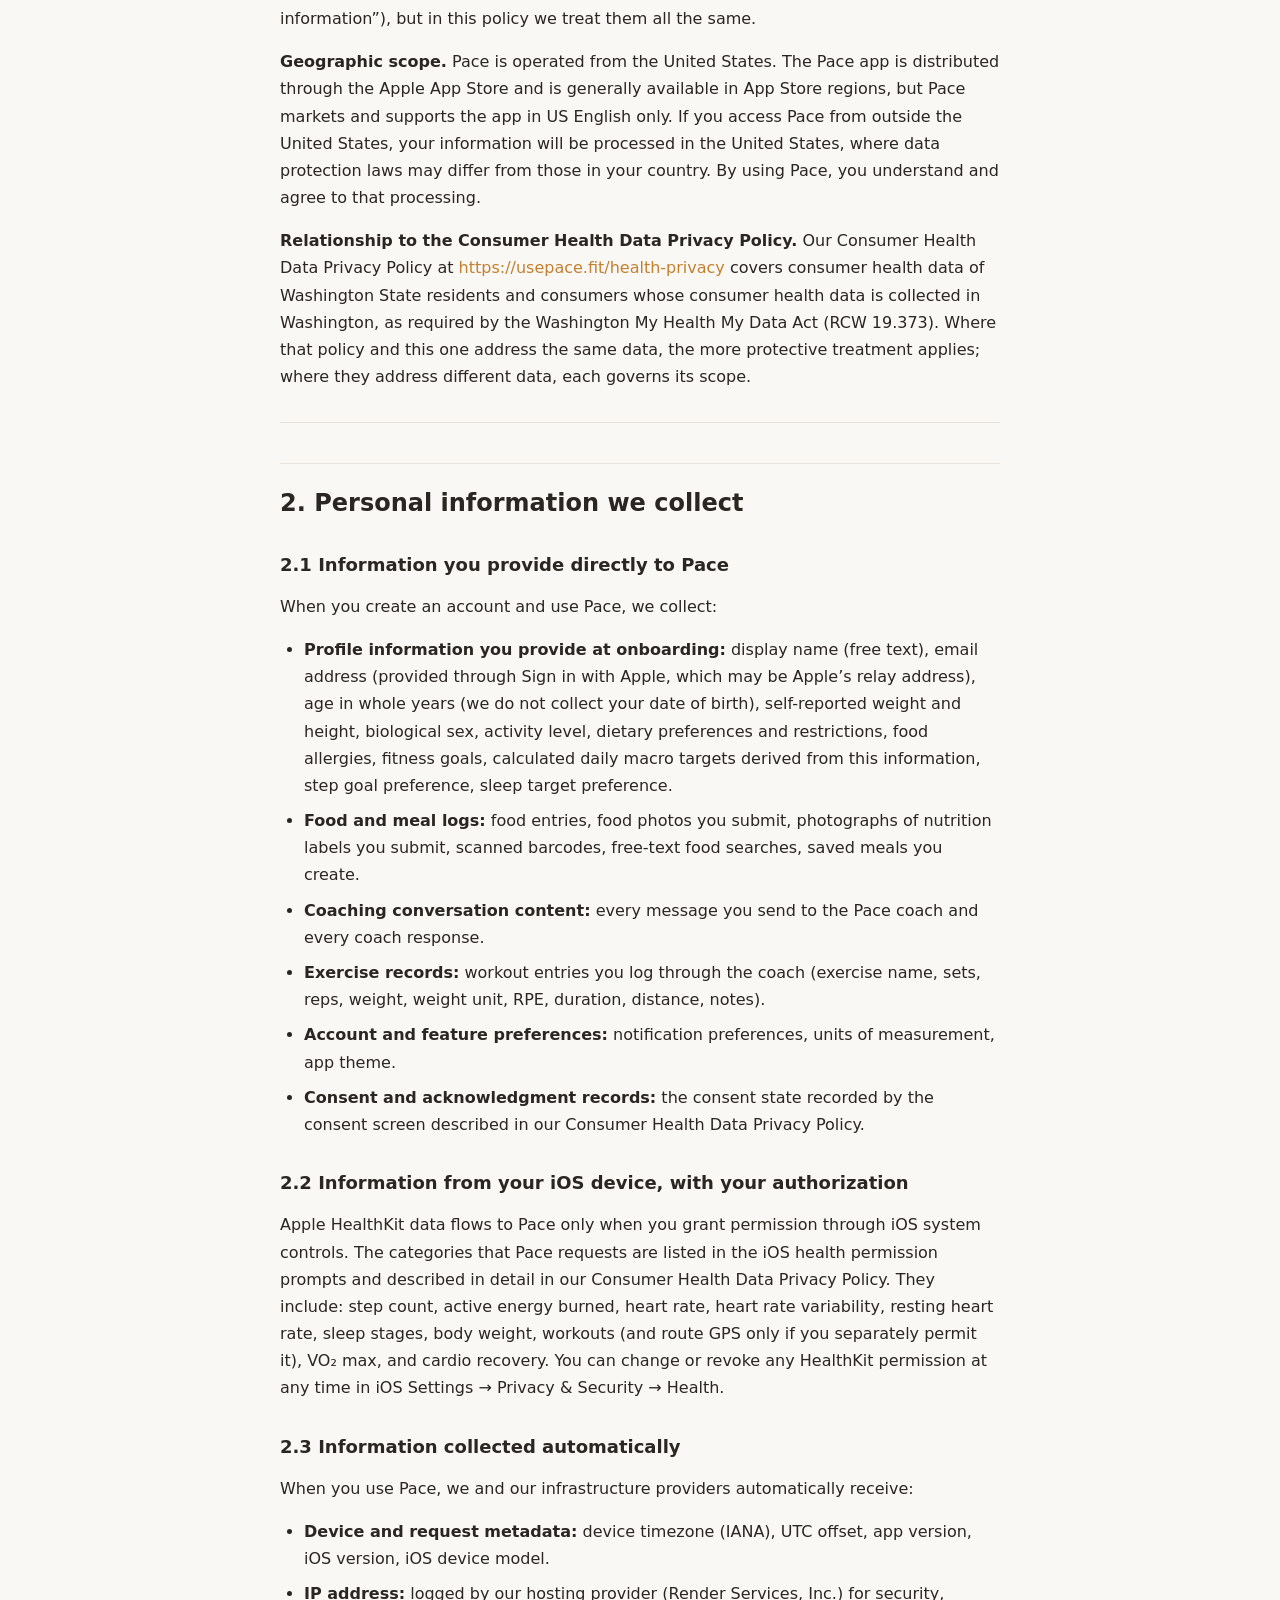
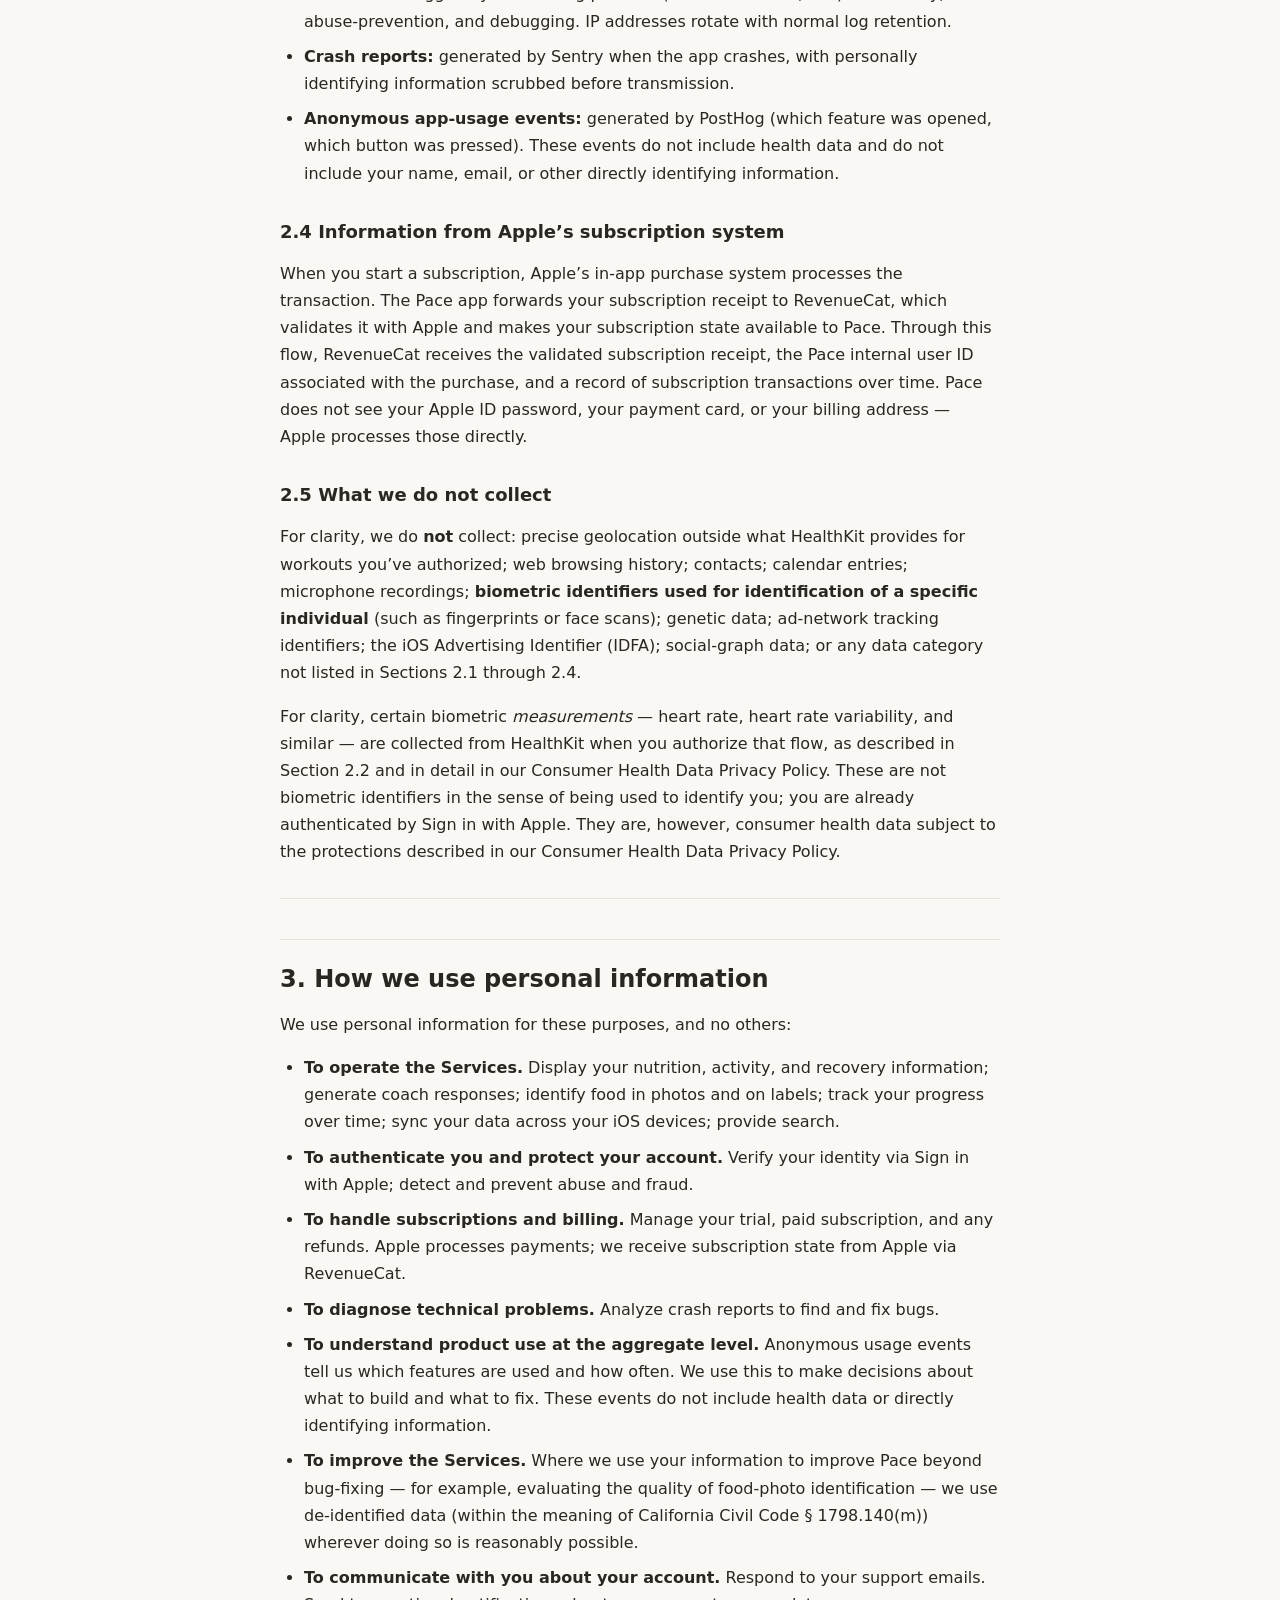
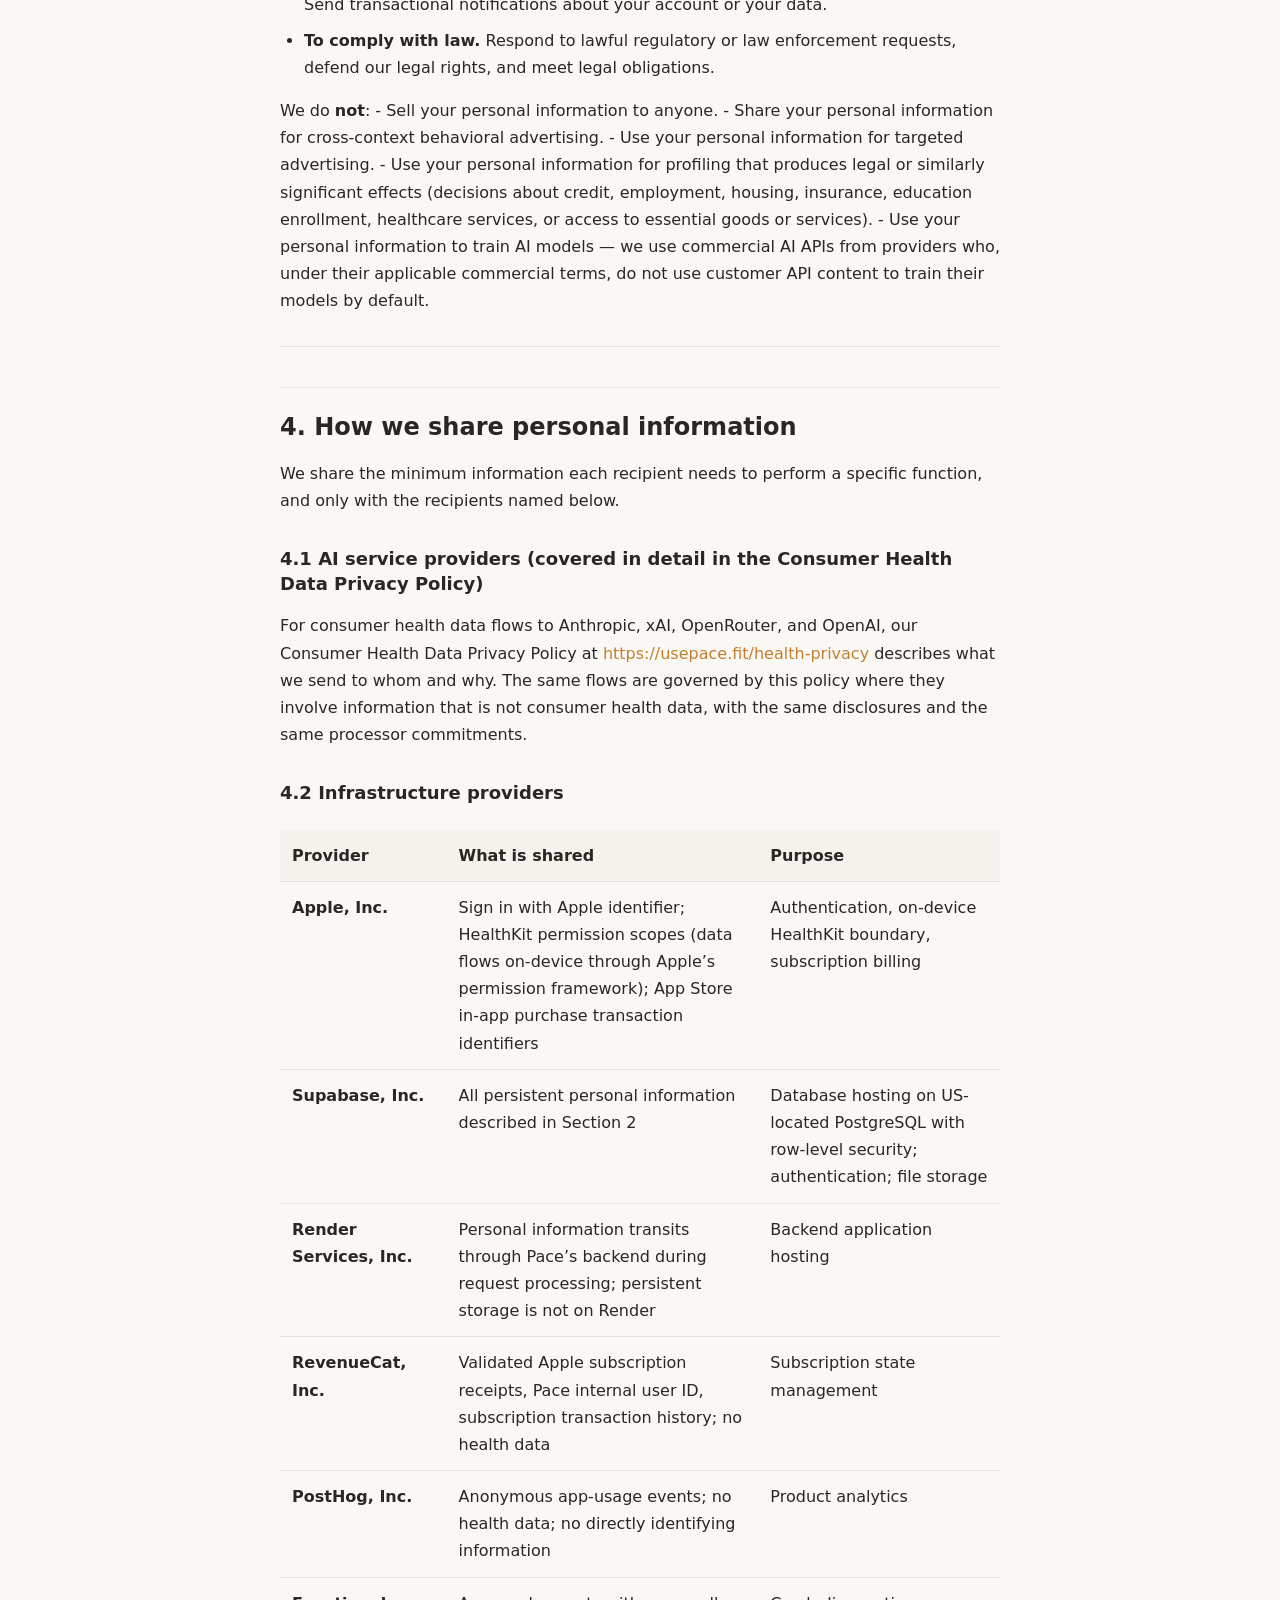
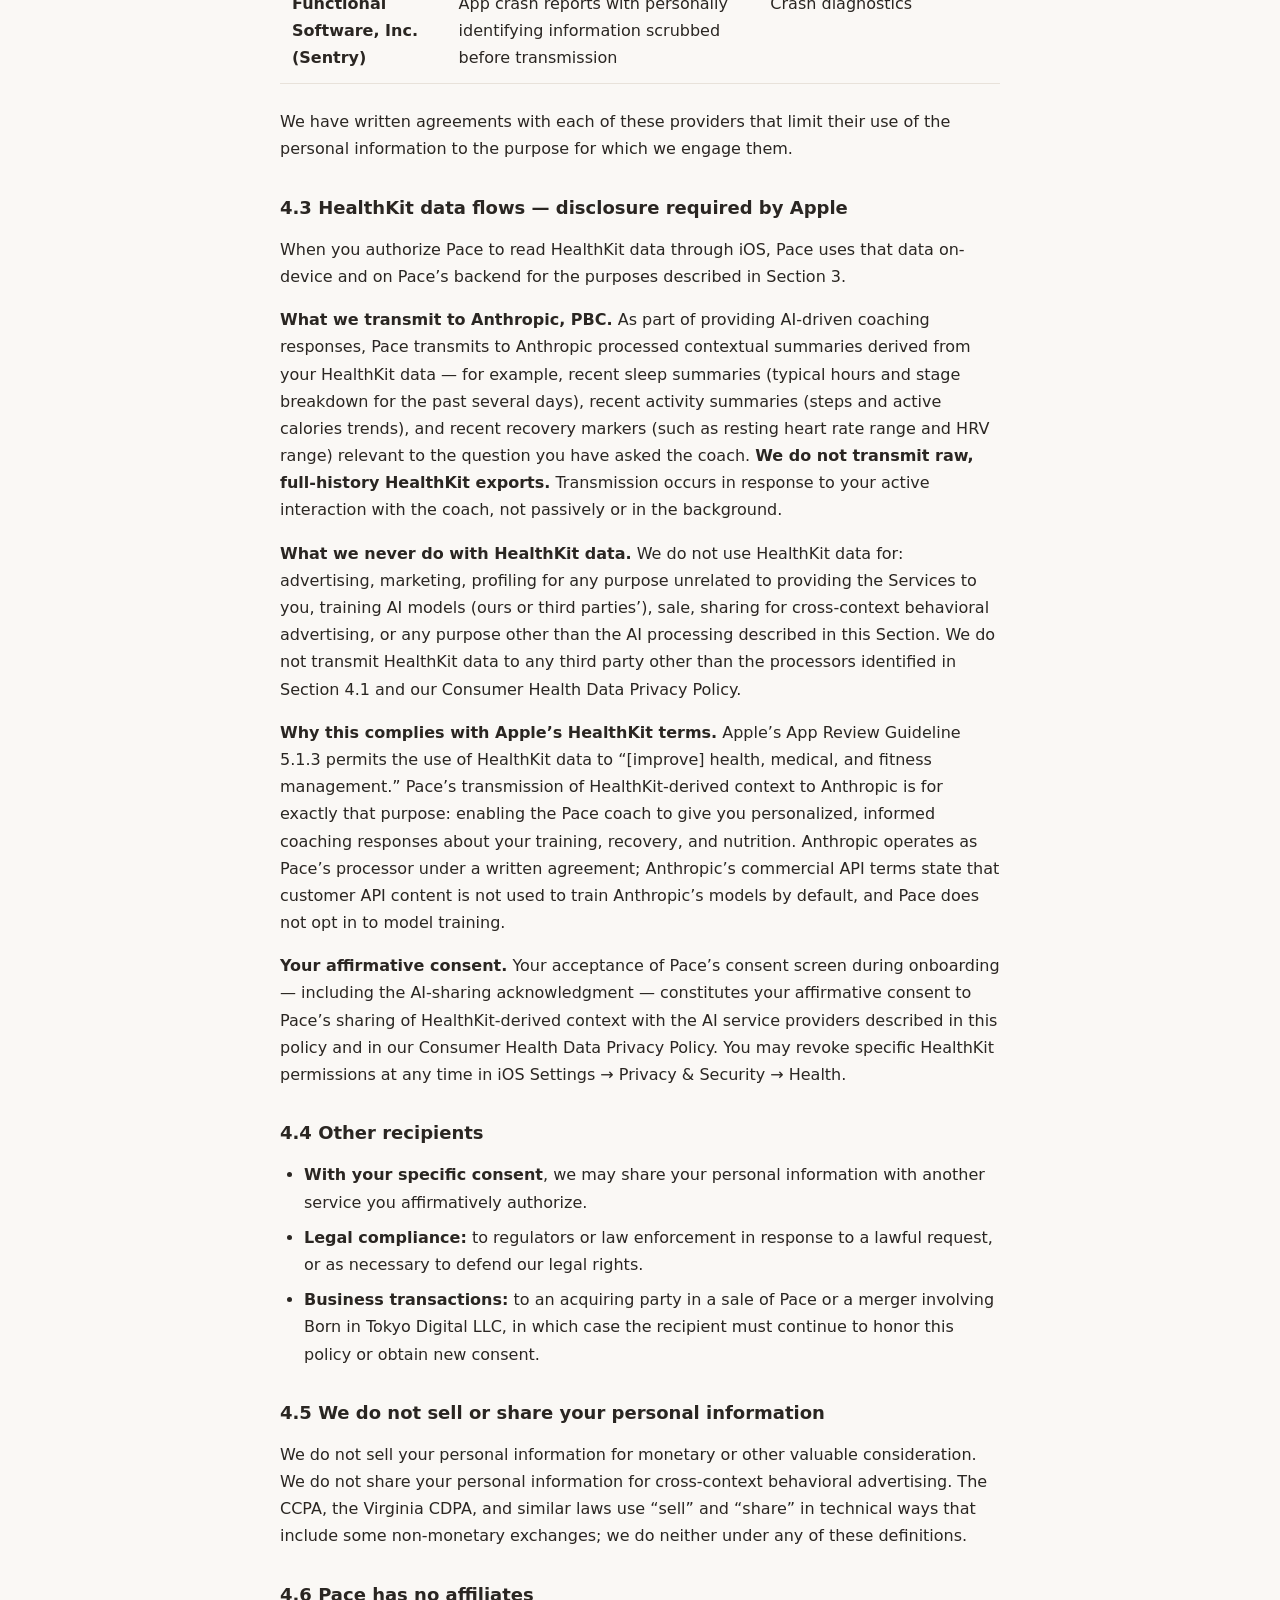
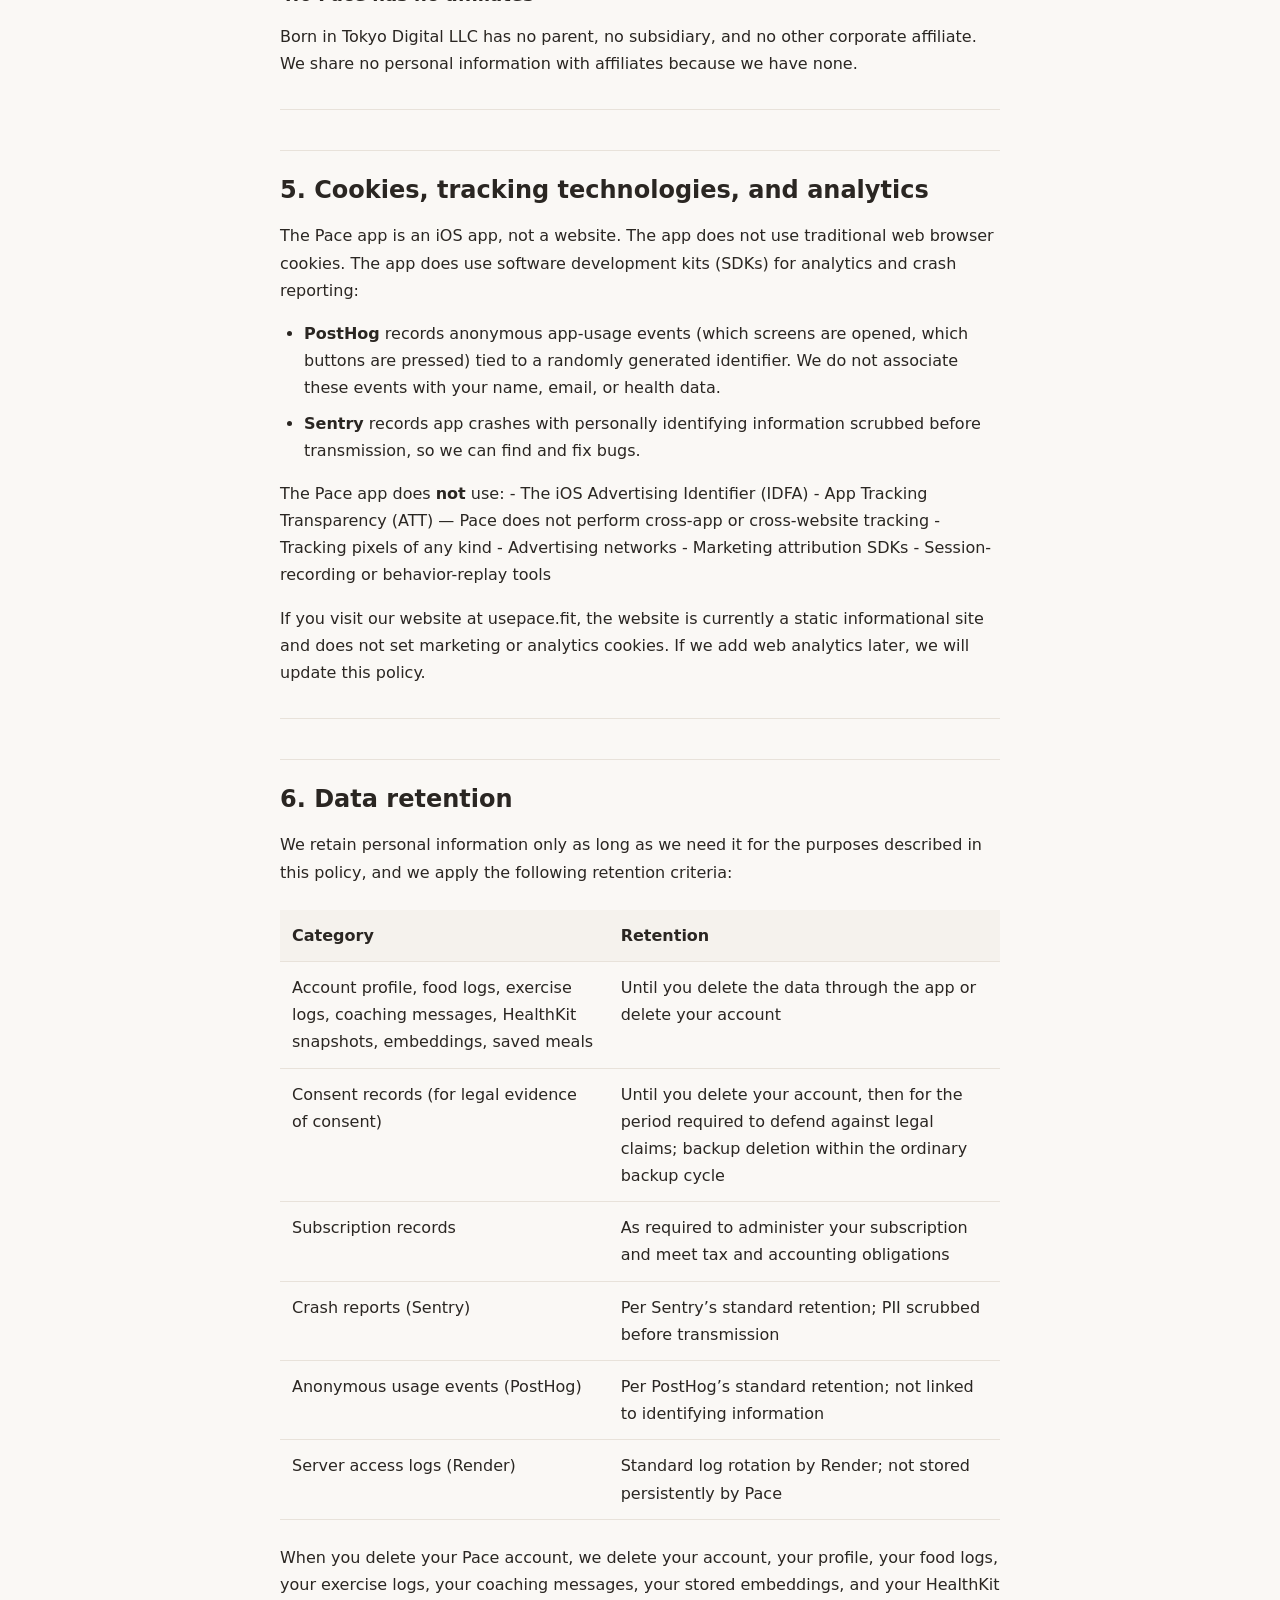
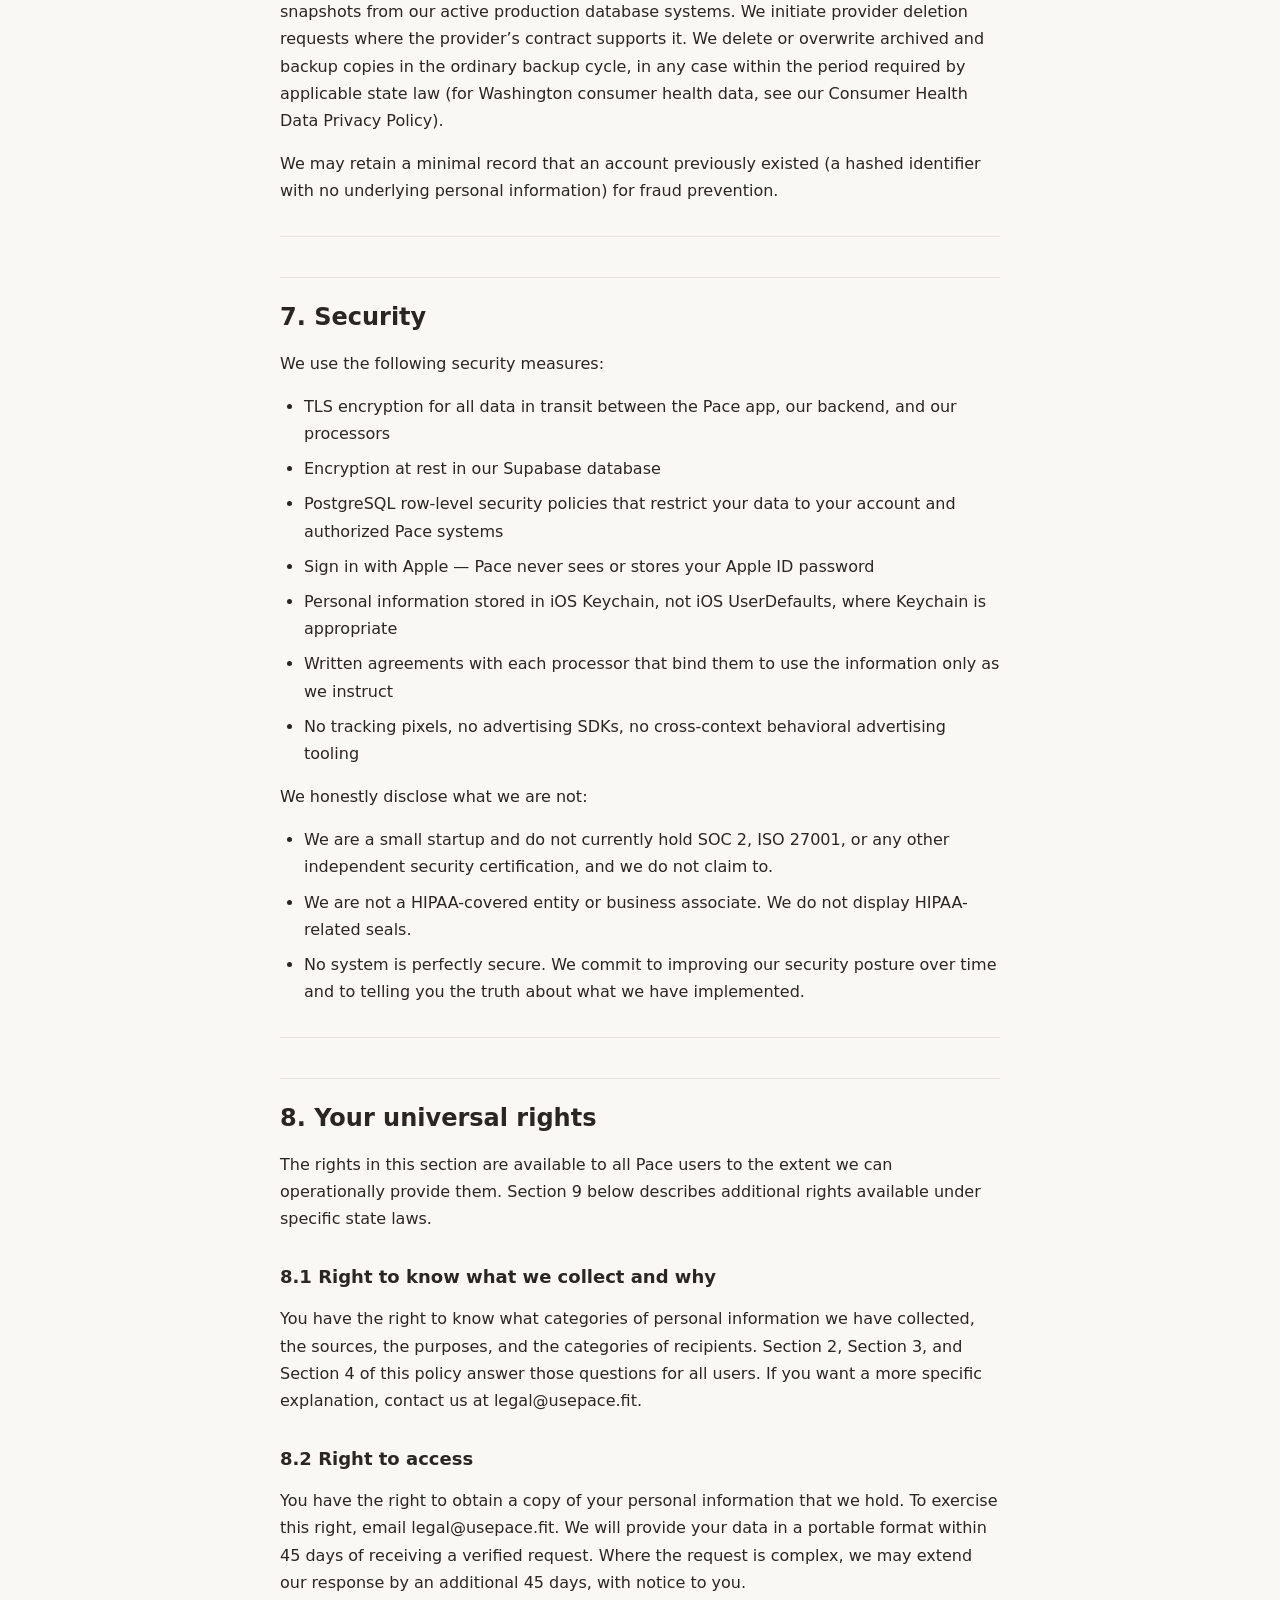
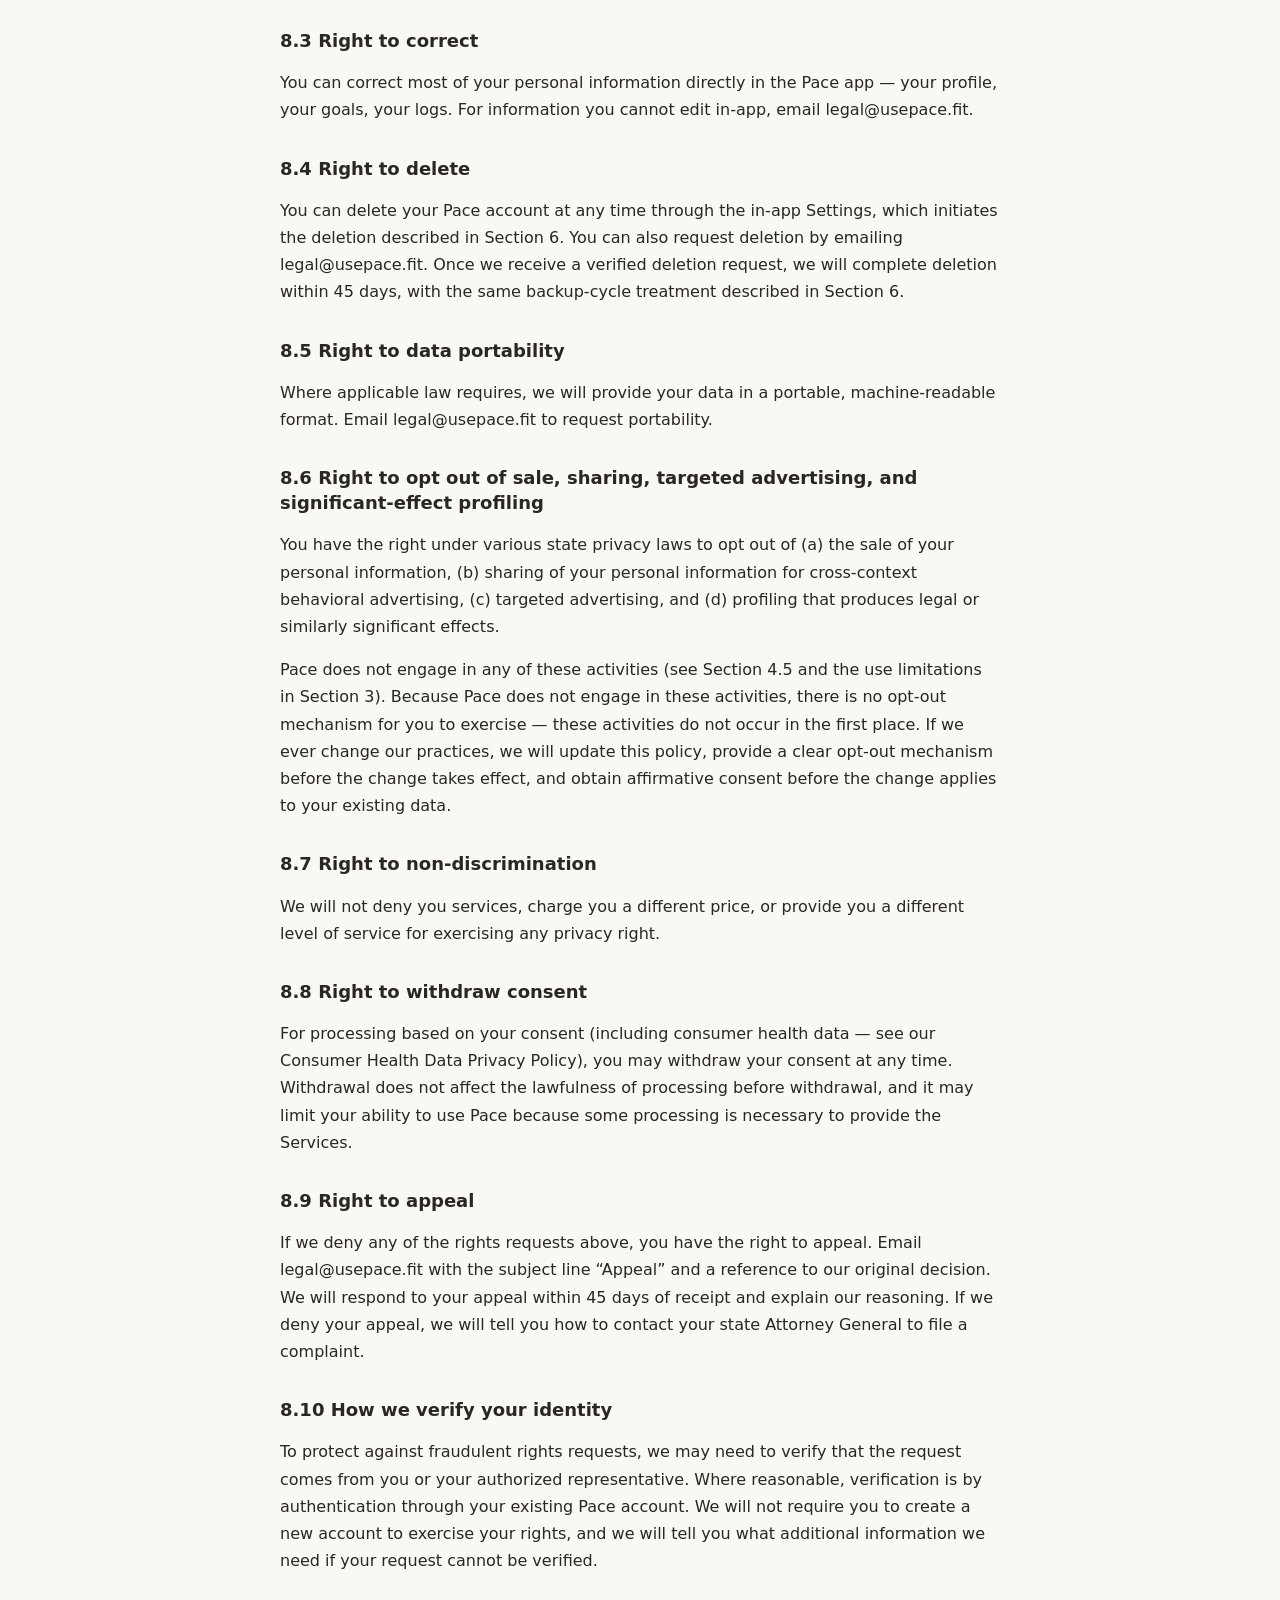
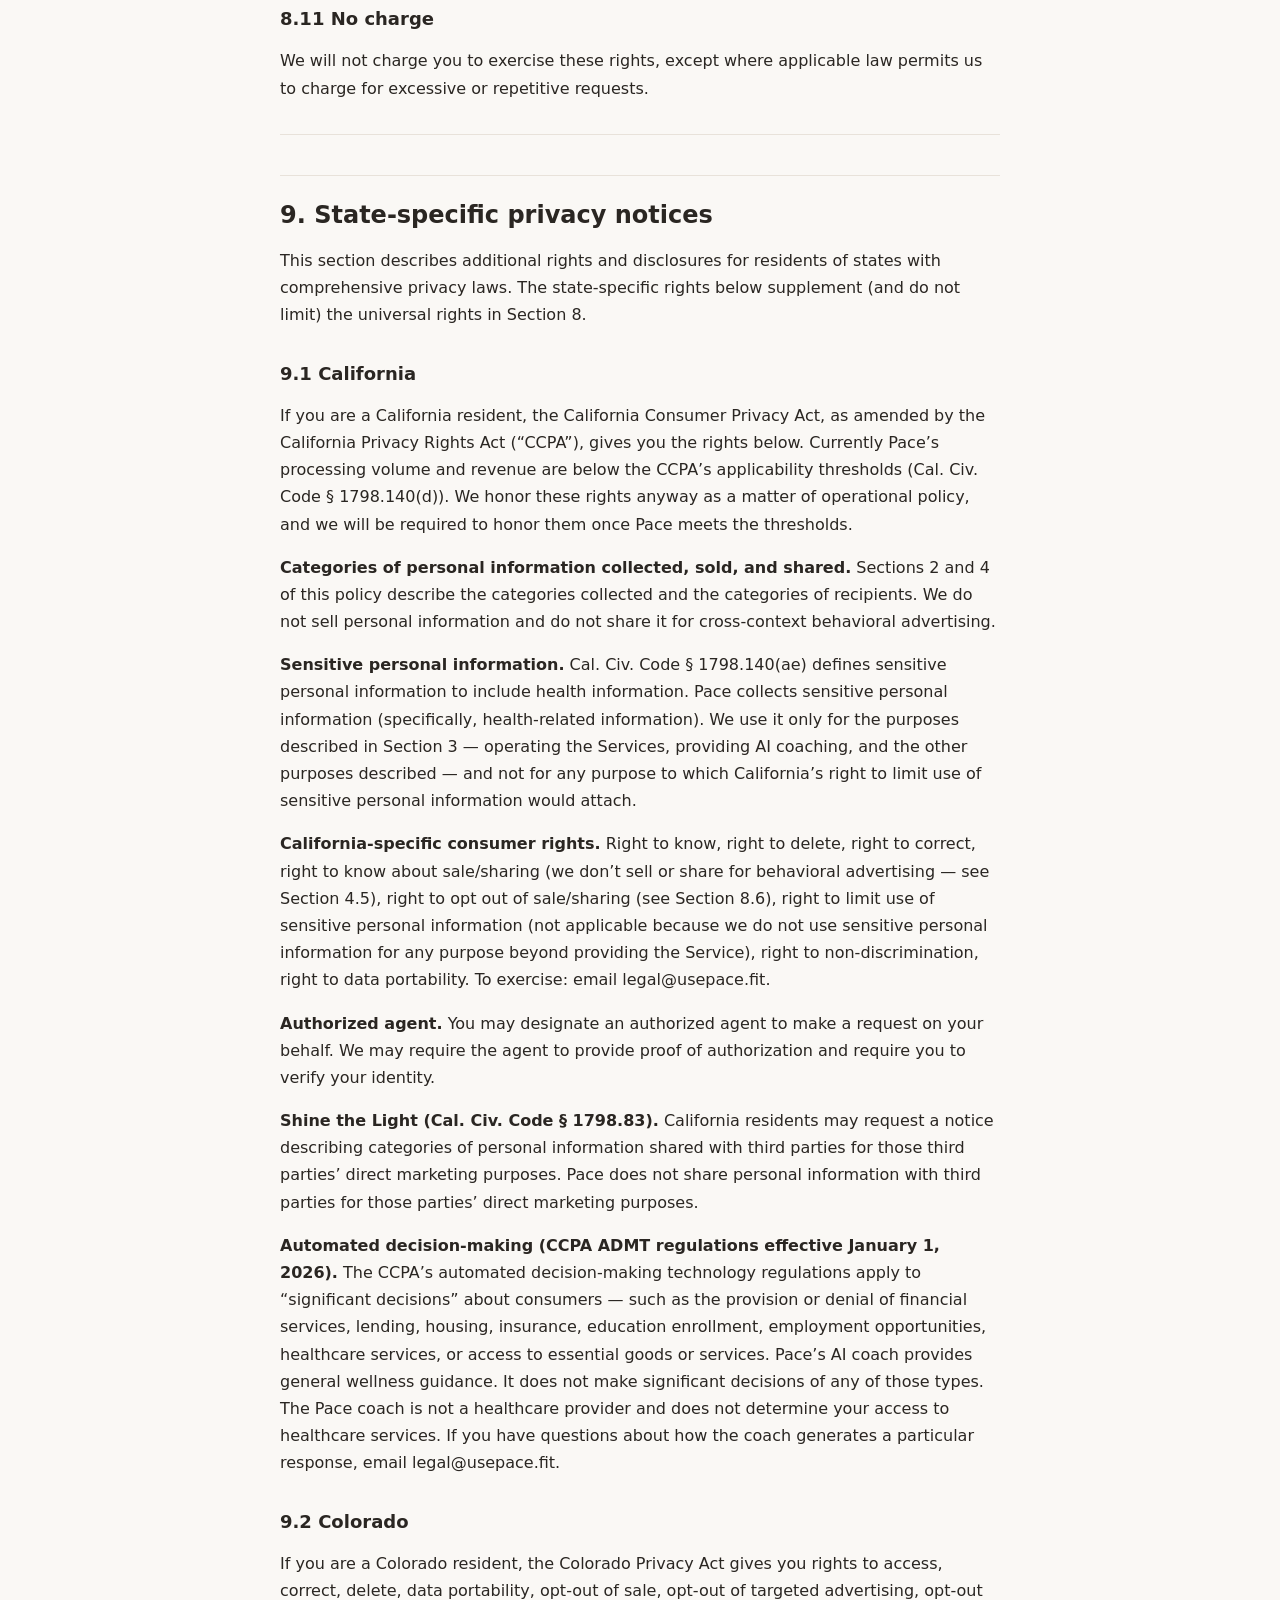
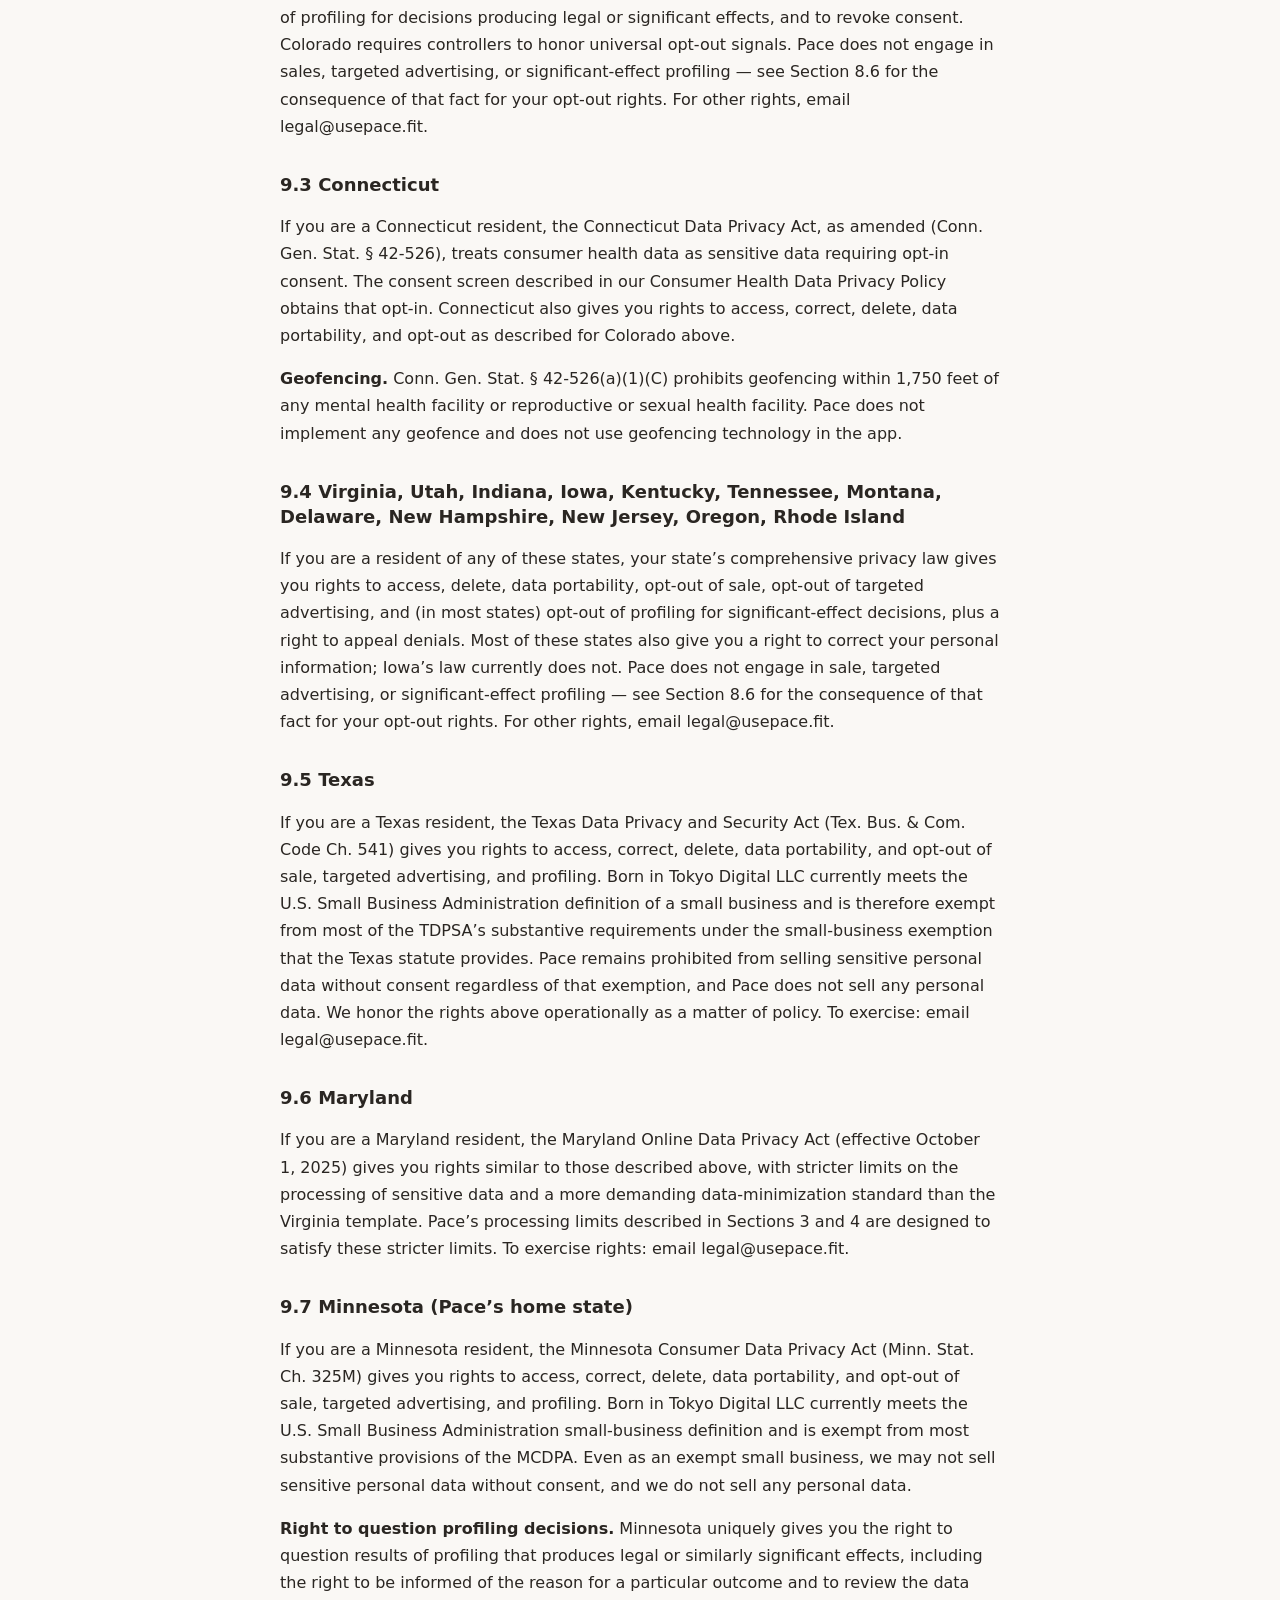
<file: privacy.html>
<!DOCTYPE html>
<html lang="en">
<head>
  <meta charset="UTF-8">
  <meta name="viewport" content="width=device-width, initial-scale=1.0">
  <meta name="robots" content="index, follow">
  <title>Pace Privacy Policy — Pace</title>
  <meta name="description" content="How Pace handles your personal information.">
  <link rel="stylesheet" href="/styles.css">
  <link rel="canonical" href="https://usepace.fit/privacy">
</head>
<body>
  <header class="site-header">
    <a href="/" class="brand">Pace</a>
    <nav class="site-nav">
      <a href="/">Home</a>
      <a href="/privacy" class="active">Privacy</a>
      <a href="/health-privacy">Health Privacy</a>
      <a href="/terms">Terms</a>
    </nav>
  </header>
  <main class="content">
    <h1 id="pace-privacy-policy">Pace Privacy Policy</h1>
<p><strong>Effective date:</strong> May 3, 2026
<strong>Last updated:</strong> May 3, 2026
<strong>Version:</strong> 1.0
<strong>Operator:</strong> Born in Tokyo Digital LLC, a Minnesota limited liability company</p>
<hr>
<h2 id="what-this-policy-is">What this policy is</h2>
<p>This Privacy Policy describes how Pace handles personal information. Pace is operated by <strong>Born in Tokyo Digital LLC</strong> (EIN 42-2068679), a Minnesota limited liability company. We refer to ourselves below as &ldquo;Pace&rdquo; or &ldquo;we.&rdquo;</p>
<p>This policy applies to:</p>
<ul>
<li>The Pace iOS app</li>
<li>The Pace backend services that the app communicates with</li>
<li>The website at usepace.fit</li>
<li>Any communications you have with us</li>
</ul>
<p>This policy does <strong>not</strong> replace our <strong>Consumer Health Data Privacy Policy</strong> at <a href="https://usepace.fit/health-privacy">https://usepace.fit/health-privacy</a>. That separate document describes how we handle consumer health data of Washington State residents and consumers whose consumer health data is collected in Washington, as required by the Washington My Health My Data Act. If you are a Washington consumer, that policy controls your consumer health data; this policy continues to apply to your other personal information.</p>
<p>We are a small startup, not a large company. Several sections of this policy refer to that fact honestly, because the alternative — making promises we can&rsquo;t keep — is worse for you and worse for us.</p>
<blockquote>
<p><strong>Quick summary of the most important commitments in this policy:</strong></p>
<ul>
<li><strong>We do not sell your personal information.</strong> Not for money, not for any other valuable consideration.</li>
<li><strong>We do not share your personal information for cross-context behavioral advertising.</strong></li>
<li><strong>We do not use your personal information for targeted advertising.</strong></li>
<li><strong>We do not use your personal information to train AI models.</strong></li>
<li><strong>We do not implement geofencing.</strong></li>
<li><strong>We are not a HIPAA-covered entity</strong> and do not display HIPAA-related seals or claim HIPAA compliance.</li>
</ul>
<p>The full policy below explains the details, your rights, and exactly which third parties receive what data and why.</p>
</blockquote>
<hr>
<h2 id="section-1">1. Scope</h2>
<p>This policy applies to personal information we collect about you when you use Pace or interact with us. &ldquo;Personal information&rdquo; in this policy means any information that is linked or reasonably linkable to you. We use the term broadly — different state laws use slightly different terms (&ldquo;personal data,&rdquo; &ldquo;personally identifiable information,&rdquo; &ldquo;personal information&rdquo;), but in this policy we treat them all the same.</p>
<p><strong>Geographic scope.</strong> Pace is operated from the United States. The Pace app is distributed through the Apple App Store and is generally available in App Store regions, but Pace markets and supports the app in US English only. If you access Pace from outside the United States, your information will be processed in the United States, where data protection laws may differ from those in your country. By using Pace, you understand and agree to that processing.</p>
<p><strong>Relationship to the Consumer Health Data Privacy Policy.</strong> Our Consumer Health Data Privacy Policy at <a href="https://usepace.fit/health-privacy">https://usepace.fit/health-privacy</a> covers consumer health data of Washington State residents and consumers whose consumer health data is collected in Washington, as required by the Washington My Health My Data Act (RCW 19.373). Where that policy and this one address the same data, the more protective treatment applies; where they address different data, each governs its scope.</p>
<hr>
<h2 id="section-2">2. Personal information we collect</h2>
<h3 id="section-2-1">2.1 Information you provide directly to Pace</h3>
<p>When you create an account and use Pace, we collect:</p>
<ul>
<li><strong>Profile information you provide at onboarding:</strong> display name (free text), email address (provided through Sign in with Apple, which may be Apple&rsquo;s relay address), age in whole years (we do not collect your date of birth), self-reported weight and height, biological sex, activity level, dietary preferences and restrictions, food allergies, fitness goals, calculated daily macro targets derived from this information, step goal preference, sleep target preference.</li>
<li><strong>Food and meal logs:</strong> food entries, food photos you submit, photographs of nutrition labels you submit, scanned barcodes, free-text food searches, saved meals you create.</li>
<li><strong>Coaching conversation content:</strong> every message you send to the Pace coach and every coach response.</li>
<li><strong>Exercise records:</strong> workout entries you log through the coach (exercise name, sets, reps, weight, weight unit, RPE, duration, distance, notes).</li>
<li><strong>Account and feature preferences:</strong> notification preferences, units of measurement, app theme.</li>
<li><strong>Consent and acknowledgment records:</strong> the consent state recorded by the consent screen described in our Consumer Health Data Privacy Policy.</li>
</ul>
<h3 id="section-2-2">2.2 Information from your iOS device, with your authorization</h3>
<p>Apple HealthKit data flows to Pace only when you grant permission through iOS system controls. The categories that Pace requests are listed in the iOS health permission prompts and described in detail in our Consumer Health Data Privacy Policy. They include: step count, active energy burned, heart rate, heart rate variability, resting heart rate, sleep stages, body weight, workouts (and route GPS only if you separately permit it), VO₂ max, and cardio recovery. You can change or revoke any HealthKit permission at any time in iOS Settings → Privacy &amp; Security → Health.</p>
<h3 id="section-2-3">2.3 Information collected automatically</h3>
<p>When you use Pace, we and our infrastructure providers automatically receive:</p>
<ul>
<li><strong>Device and request metadata:</strong> device timezone (IANA), UTC offset, app version, iOS version, iOS device model.</li>
<li><strong>IP address:</strong> logged by our hosting provider (Render Services, Inc.) for security, abuse-prevention, and debugging. IP addresses rotate with normal log retention.</li>
<li><strong>Crash reports:</strong> generated by Sentry when the app crashes, with personally identifying information scrubbed before transmission.</li>
<li><strong>Anonymous app-usage events:</strong> generated by PostHog (which feature was opened, which button was pressed). These events do not include health data and do not include your name, email, or other directly identifying information.</li>
</ul>
<h3 id="section-2-4">2.4 Information from Apple&rsquo;s subscription system</h3>
<p>When you start a subscription, Apple&rsquo;s in-app purchase system processes the transaction. The Pace app forwards your subscription receipt to RevenueCat, which validates it with Apple and makes your subscription state available to Pace. Through this flow, RevenueCat receives the validated subscription receipt, the Pace internal user ID associated with the purchase, and a record of subscription transactions over time. Pace does not see your Apple ID password, your payment card, or your billing address — Apple processes those directly.</p>
<h3 id="section-2-5">2.5 What we do not collect</h3>
<p>For clarity, we do <strong>not</strong> collect: precise geolocation outside what HealthKit provides for workouts you&rsquo;ve authorized; web browsing history; contacts; calendar entries; microphone recordings; <strong>biometric identifiers used for identification of a specific individual</strong> (such as fingerprints or face scans); genetic data; ad-network tracking identifiers; the iOS Advertising Identifier (IDFA); social-graph data; or any data category not listed in Sections 2.1 through 2.4.</p>
<p>For clarity, certain biometric <em>measurements</em> — heart rate, heart rate variability, and similar — are collected from HealthKit when you authorize that flow, as described in Section 2.2 and in detail in our Consumer Health Data Privacy Policy. These are not biometric identifiers in the sense of being used to identify you; you are already authenticated by Sign in with Apple. They are, however, consumer health data subject to the protections described in our Consumer Health Data Privacy Policy.</p>
<hr>
<h2 id="section-3">3. How we use personal information</h2>
<p>We use personal information for these purposes, and no others:</p>
<ul>
<li><strong>To operate the Services.</strong> Display your nutrition, activity, and recovery information; generate coach responses; identify food in photos and on labels; track your progress over time; sync your data across your iOS devices; provide search.</li>
<li><strong>To authenticate you and protect your account.</strong> Verify your identity via Sign in with Apple; detect and prevent abuse and fraud.</li>
<li><strong>To handle subscriptions and billing.</strong> Manage your trial, paid subscription, and any refunds. Apple processes payments; we receive subscription state from Apple via RevenueCat.</li>
<li><strong>To diagnose technical problems.</strong> Analyze crash reports to find and fix bugs.</li>
<li><strong>To understand product use at the aggregate level.</strong> Anonymous usage events tell us which features are used and how often. We use this to make decisions about what to build and what to fix. These events do not include health data or directly identifying information.</li>
<li><strong>To improve the Services.</strong> Where we use your information to improve Pace beyond bug-fixing — for example, evaluating the quality of food-photo identification — we use de-identified data (within the meaning of California Civil Code § 1798.140(m)) wherever doing so is reasonably possible.</li>
<li><strong>To communicate with you about your account.</strong> Respond to your support emails. Send transactional notifications about your account or your data.</li>
<li><strong>To comply with law.</strong> Respond to lawful regulatory or law enforcement requests, defend our legal rights, and meet legal obligations.</li>
</ul>
<p>We do <strong>not</strong>:
- Sell your personal information to anyone.
- Share your personal information for cross-context behavioral advertising.
- Use your personal information for targeted advertising.
- Use your personal information for profiling that produces legal or similarly significant effects (decisions about credit, employment, housing, insurance, education enrollment, healthcare services, or access to essential goods or services).
- Use your personal information to train AI models — we use commercial AI APIs from providers who, under their applicable commercial terms, do not use customer API content to train their models by default.</p>
<hr>
<h2 id="section-4">4. How we share personal information</h2>
<p>We share the minimum information each recipient needs to perform a specific function, and only with the recipients named below.</p>
<h3 id="section-4-1">4.1 AI service providers (covered in detail in the Consumer Health Data Privacy Policy)</h3>
<p>For consumer health data flows to Anthropic, xAI, OpenRouter, and OpenAI, our Consumer Health Data Privacy Policy at <a href="https://usepace.fit/health-privacy">https://usepace.fit/health-privacy</a> describes what we send to whom and why. The same flows are governed by this policy where they involve information that is not consumer health data, with the same disclosures and the same processor commitments.</p>
<h3 id="section-4-2">4.2 Infrastructure providers</h3>
<div class="table-wrapper">
<table>
<thead>
<tr>
<th>Provider</th>
<th>What is shared</th>
<th>Purpose</th>
</tr>
</thead>
<tbody>
<tr>
<td><strong>Apple, Inc.</strong></td>
<td>Sign in with Apple identifier; HealthKit permission scopes (data flows on-device through Apple&rsquo;s permission framework); App Store in-app purchase transaction identifiers</td>
<td>Authentication, on-device HealthKit boundary, subscription billing</td>
</tr>
<tr>
<td><strong>Supabase, Inc.</strong></td>
<td>All persistent personal information described in Section 2</td>
<td>Database hosting on US-located PostgreSQL with row-level security; authentication; file storage</td>
</tr>
<tr>
<td><strong>Render Services, Inc.</strong></td>
<td>Personal information transits through Pace&rsquo;s backend during request processing; persistent storage is not on Render</td>
<td>Backend application hosting</td>
</tr>
<tr>
<td><strong>RevenueCat, Inc.</strong></td>
<td>Validated Apple subscription receipts, Pace internal user ID, subscription transaction history; no health data</td>
<td>Subscription state management</td>
</tr>
<tr>
<td><strong>PostHog, Inc.</strong></td>
<td>Anonymous app-usage events; no health data; no directly identifying information</td>
<td>Product analytics</td>
</tr>
<tr>
<td><strong>Functional Software, Inc. (Sentry)</strong></td>
<td>App crash reports with personally identifying information scrubbed before transmission</td>
<td>Crash diagnostics</td>
</tr>
</tbody>
</table>
</div>
<p>We have written agreements with each of these providers that limit their use of the personal information to the purpose for which we engage them.</p>
<h3 id="section-4-3">4.3 HealthKit data flows — disclosure required by Apple</h3>
<p>When you authorize Pace to read HealthKit data through iOS, Pace uses that data on-device and on Pace&rsquo;s backend for the purposes described in Section 3.</p>
<p><strong>What we transmit to Anthropic, PBC.</strong> As part of providing AI-driven coaching responses, Pace transmits to Anthropic processed contextual summaries derived from your HealthKit data — for example, recent sleep summaries (typical hours and stage breakdown for the past several days), recent activity summaries (steps and active calories trends), and recent recovery markers (such as resting heart rate range and HRV range) relevant to the question you have asked the coach. <strong>We do not transmit raw, full-history HealthKit exports.</strong> Transmission occurs in response to your active interaction with the coach, not passively or in the background.</p>
<p><strong>What we never do with HealthKit data.</strong> We do not use HealthKit data for: advertising, marketing, profiling for any purpose unrelated to providing the Services to you, training AI models (ours or third parties&rsquo;), sale, sharing for cross-context behavioral advertising, or any purpose other than the AI processing described in this Section. We do not transmit HealthKit data to any third party other than the processors identified in Section 4.1 and our Consumer Health Data Privacy Policy.</p>
<p><strong>Why this complies with Apple&rsquo;s HealthKit terms.</strong> Apple&rsquo;s App Review Guideline 5.1.3 permits the use of HealthKit data to &ldquo;[improve] health, medical, and fitness management.&rdquo; Pace&rsquo;s transmission of HealthKit-derived context to Anthropic is for exactly that purpose: enabling the Pace coach to give you personalized, informed coaching responses about your training, recovery, and nutrition. Anthropic operates as Pace&rsquo;s processor under a written agreement; Anthropic&rsquo;s commercial API terms state that customer API content is not used to train Anthropic&rsquo;s models by default, and Pace does not opt in to model training.</p>
<p><strong>Your affirmative consent.</strong> Your acceptance of Pace&rsquo;s consent screen during onboarding — including the AI-sharing acknowledgment — constitutes your affirmative consent to Pace&rsquo;s sharing of HealthKit-derived context with the AI service providers described in this policy and in our Consumer Health Data Privacy Policy. You may revoke specific HealthKit permissions at any time in iOS Settings → Privacy &amp; Security → Health.</p>
<h3 id="section-4-4">4.4 Other recipients</h3>
<ul>
<li><strong>With your specific consent</strong>, we may share your personal information with another service you affirmatively authorize.</li>
<li><strong>Legal compliance:</strong> to regulators or law enforcement in response to a lawful request, or as necessary to defend our legal rights.</li>
<li><strong>Business transactions:</strong> to an acquiring party in a sale of Pace or a merger involving Born in Tokyo Digital LLC, in which case the recipient must continue to honor this policy or obtain new consent.</li>
</ul>
<h3 id="section-4-5">4.5 We do not sell or share your personal information</h3>
<p>We do not sell your personal information for monetary or other valuable consideration. We do not share your personal information for cross-context behavioral advertising. The CCPA, the Virginia CDPA, and similar laws use &ldquo;sell&rdquo; and &ldquo;share&rdquo; in technical ways that include some non-monetary exchanges; we do neither under any of these definitions.</p>
<h3 id="section-4-6">4.6 Pace has no affiliates</h3>
<p>Born in Tokyo Digital LLC has no parent, no subsidiary, and no other corporate affiliate. We share no personal information with affiliates because we have none.</p>
<hr>
<h2 id="section-5">5. Cookies, tracking technologies, and analytics</h2>
<p>The Pace app is an iOS app, not a website. The app does not use traditional web browser cookies. The app does use software development kits (SDKs) for analytics and crash reporting:</p>
<ul>
<li><strong>PostHog</strong> records anonymous app-usage events (which screens are opened, which buttons are pressed) tied to a randomly generated identifier. We do not associate these events with your name, email, or health data.</li>
<li><strong>Sentry</strong> records app crashes with personally identifying information scrubbed before transmission, so we can find and fix bugs.</li>
</ul>
<p>The Pace app does <strong>not</strong> use:
- The iOS Advertising Identifier (IDFA)
- App Tracking Transparency (ATT) — Pace does not perform cross-app or cross-website tracking
- Tracking pixels of any kind
- Advertising networks
- Marketing attribution SDKs
- Session-recording or behavior-replay tools</p>
<p>If you visit our website at usepace.fit, the website is currently a static informational site and does not set marketing or analytics cookies. If we add web analytics later, we will update this policy.</p>
<hr>
<h2 id="section-6">6. Data retention</h2>
<p>We retain personal information only as long as we need it for the purposes described in this policy, and we apply the following retention criteria:</p>
<div class="table-wrapper">
<table>
<thead>
<tr>
<th>Category</th>
<th>Retention</th>
</tr>
</thead>
<tbody>
<tr>
<td>Account profile, food logs, exercise logs, coaching messages, HealthKit snapshots, embeddings, saved meals</td>
<td>Until you delete the data through the app or delete your account</td>
</tr>
<tr>
<td>Consent records (for legal evidence of consent)</td>
<td>Until you delete your account, then for the period required to defend against legal claims; backup deletion within the ordinary backup cycle</td>
</tr>
<tr>
<td>Subscription records</td>
<td>As required to administer your subscription and meet tax and accounting obligations</td>
</tr>
<tr>
<td>Crash reports (Sentry)</td>
<td>Per Sentry&rsquo;s standard retention; PII scrubbed before transmission</td>
</tr>
<tr>
<td>Anonymous usage events (PostHog)</td>
<td>Per PostHog&rsquo;s standard retention; not linked to identifying information</td>
</tr>
<tr>
<td>Server access logs (Render)</td>
<td>Standard log rotation by Render; not stored persistently by Pace</td>
</tr>
</tbody>
</table>
</div>
<p>When you delete your Pace account, we delete your account, your profile, your food logs, your exercise logs, your coaching messages, your stored embeddings, and your HealthKit snapshots from our active production database systems. We initiate provider deletion requests where the provider&rsquo;s contract supports it. We delete or overwrite archived and backup copies in the ordinary backup cycle, in any case within the period required by applicable state law (for Washington consumer health data, see our Consumer Health Data Privacy Policy).</p>
<p>We may retain a minimal record that an account previously existed (a hashed identifier with no underlying personal information) for fraud prevention.</p>
<hr>
<h2 id="section-7">7. Security</h2>
<p>We use the following security measures:</p>
<ul>
<li>TLS encryption for all data in transit between the Pace app, our backend, and our processors</li>
<li>Encryption at rest in our Supabase database</li>
<li>PostgreSQL row-level security policies that restrict your data to your account and authorized Pace systems</li>
<li>Sign in with Apple — Pace never sees or stores your Apple ID password</li>
<li>Personal information stored in iOS Keychain, not iOS UserDefaults, where Keychain is appropriate</li>
<li>Written agreements with each processor that bind them to use the information only as we instruct</li>
<li>No tracking pixels, no advertising SDKs, no cross-context behavioral advertising tooling</li>
</ul>
<p>We honestly disclose what we are not:</p>
<ul>
<li>We are a small startup and do not currently hold SOC 2, ISO 27001, or any other independent security certification, and we do not claim to.</li>
<li>We are not a HIPAA-covered entity or business associate. We do not display HIPAA-related seals.</li>
<li>No system is perfectly secure. We commit to improving our security posture over time and to telling you the truth about what we have implemented.</li>
</ul>
<hr>
<h2 id="section-8">8. Your universal rights</h2>
<p>The rights in this section are available to all Pace users to the extent we can operationally provide them. Section 9 below describes additional rights available under specific state laws.</p>
<h3 id="section-8-1">8.1 Right to know what we collect and why</h3>
<p>You have the right to know what categories of personal information we have collected, the sources, the purposes, and the categories of recipients. Section 2, Section 3, and Section 4 of this policy answer those questions for all users. If you want a more specific explanation, contact us at legal@usepace.fit.</p>
<h3 id="section-8-2">8.2 Right to access</h3>
<p>You have the right to obtain a copy of your personal information that we hold. To exercise this right, email legal@usepace.fit. We will provide your data in a portable format within 45 days of receiving a verified request. Where the request is complex, we may extend our response by an additional 45 days, with notice to you.</p>
<h3 id="section-8-3">8.3 Right to correct</h3>
<p>You can correct most of your personal information directly in the Pace app — your profile, your goals, your logs. For information you cannot edit in-app, email legal@usepace.fit.</p>
<h3 id="section-8-4">8.4 Right to delete</h3>
<p>You can delete your Pace account at any time through the in-app Settings, which initiates the deletion described in Section 6. You can also request deletion by emailing legal@usepace.fit. Once we receive a verified deletion request, we will complete deletion within 45 days, with the same backup-cycle treatment described in Section 6.</p>
<h3 id="section-8-5">8.5 Right to data portability</h3>
<p>Where applicable law requires, we will provide your data in a portable, machine-readable format. Email legal@usepace.fit to request portability.</p>
<h3 id="section-8-6">8.6 Right to opt out of sale, sharing, targeted advertising, and significant-effect profiling</h3>
<p>You have the right under various state privacy laws to opt out of (a) the sale of your personal information, (b) sharing of your personal information for cross-context behavioral advertising, (c) targeted advertising, and (d) profiling that produces legal or similarly significant effects.</p>
<p>Pace does not engage in any of these activities (see Section 4.5 and the use limitations in Section 3). Because Pace does not engage in these activities, there is no opt-out mechanism for you to exercise — these activities do not occur in the first place. If we ever change our practices, we will update this policy, provide a clear opt-out mechanism before the change takes effect, and obtain affirmative consent before the change applies to your existing data.</p>
<h3 id="section-8-7">8.7 Right to non-discrimination</h3>
<p>We will not deny you services, charge you a different price, or provide you a different level of service for exercising any privacy right.</p>
<h3 id="section-8-8">8.8 Right to withdraw consent</h3>
<p>For processing based on your consent (including consumer health data — see our Consumer Health Data Privacy Policy), you may withdraw your consent at any time. Withdrawal does not affect the lawfulness of processing before withdrawal, and it may limit your ability to use Pace because some processing is necessary to provide the Services.</p>
<h3 id="section-8-9">8.9 Right to appeal</h3>
<p>If we deny any of the rights requests above, you have the right to appeal. Email legal@usepace.fit with the subject line &ldquo;Appeal&rdquo; and a reference to our original decision. We will respond to your appeal within 45 days of receipt and explain our reasoning. If we deny your appeal, we will tell you how to contact your state Attorney General to file a complaint.</p>
<h3 id="section-8-10">8.10 How we verify your identity</h3>
<p>To protect against fraudulent rights requests, we may need to verify that the request comes from you or your authorized representative. Where reasonable, verification is by authentication through your existing Pace account. We will not require you to create a new account to exercise your rights, and we will tell you what additional information we need if your request cannot be verified.</p>
<h3 id="section-8-11">8.11 No charge</h3>
<p>We will not charge you to exercise these rights, except where applicable law permits us to charge for excessive or repetitive requests.</p>
<hr>
<h2 id="section-9">9. State-specific privacy notices</h2>
<p>This section describes additional rights and disclosures for residents of states with comprehensive privacy laws. The state-specific rights below supplement (and do not limit) the universal rights in Section 8.</p>
<h3 id="section-9-1">9.1 California</h3>
<p>If you are a California resident, the California Consumer Privacy Act, as amended by the California Privacy Rights Act (&ldquo;CCPA&rdquo;), gives you the rights below. Currently Pace&rsquo;s processing volume and revenue are below the CCPA&rsquo;s applicability thresholds (Cal. Civ. Code § 1798.140(d)). We honor these rights anyway as a matter of operational policy, and we will be required to honor them once Pace meets the thresholds.</p>
<p><strong>Categories of personal information collected, sold, and shared.</strong> Sections 2 and 4 of this policy describe the categories collected and the categories of recipients. We do not sell personal information and do not share it for cross-context behavioral advertising.</p>
<p><strong>Sensitive personal information.</strong> Cal. Civ. Code § 1798.140(ae) defines sensitive personal information to include health information. Pace collects sensitive personal information (specifically, health-related information). We use it only for the purposes described in Section 3 — operating the Services, providing AI coaching, and the other purposes described — and not for any purpose to which California&rsquo;s right to limit use of sensitive personal information would attach.</p>
<p><strong>California-specific consumer rights.</strong> Right to know, right to delete, right to correct, right to know about sale/sharing (we don&rsquo;t sell or share for behavioral advertising — see Section 4.5), right to opt out of sale/sharing (see Section 8.6), right to limit use of sensitive personal information (not applicable because we do not use sensitive personal information for any purpose beyond providing the Service), right to non-discrimination, right to data portability. To exercise: email legal@usepace.fit.</p>
<p><strong>Authorized agent.</strong> You may designate an authorized agent to make a request on your behalf. We may require the agent to provide proof of authorization and require you to verify your identity.</p>
<p><strong>Shine the Light (Cal. Civ. Code § 1798.83).</strong> California residents may request a notice describing categories of personal information shared with third parties for those third parties&rsquo; direct marketing purposes. Pace does not share personal information with third parties for those parties&rsquo; direct marketing purposes.</p>
<p><strong>Automated decision-making (CCPA ADMT regulations effective January 1, 2026).</strong> The CCPA&rsquo;s automated decision-making technology regulations apply to &ldquo;significant decisions&rdquo; about consumers — such as the provision or denial of financial services, lending, housing, insurance, education enrollment, employment opportunities, healthcare services, or access to essential goods or services. Pace&rsquo;s AI coach provides general wellness guidance. It does not make significant decisions of any of those types. The Pace coach is not a healthcare provider and does not determine your access to healthcare services. If you have questions about how the coach generates a particular response, email legal@usepace.fit.</p>
<h3 id="section-9-2">9.2 Colorado</h3>
<p>If you are a Colorado resident, the Colorado Privacy Act gives you rights to access, correct, delete, data portability, opt-out of sale, opt-out of targeted advertising, opt-out of profiling for decisions producing legal or significant effects, and to revoke consent. Colorado requires controllers to honor universal opt-out signals. Pace does not engage in sales, targeted advertising, or significant-effect profiling — see Section 8.6 for the consequence of that fact for your opt-out rights. For other rights, email legal@usepace.fit.</p>
<h3 id="section-9-3">9.3 Connecticut</h3>
<p>If you are a Connecticut resident, the Connecticut Data Privacy Act, as amended (Conn. Gen. Stat. § 42-526), treats consumer health data as sensitive data requiring opt-in consent. The consent screen described in our Consumer Health Data Privacy Policy obtains that opt-in. Connecticut also gives you rights to access, correct, delete, data portability, and opt-out as described for Colorado above.</p>
<p><strong>Geofencing.</strong> Conn. Gen. Stat. § 42-526(a)(1)(C) prohibits geofencing within 1,750 feet of any mental health facility or reproductive or sexual health facility. Pace does not implement any geofence and does not use geofencing technology in the app.</p>
<h3 id="section-9-4">9.4 Virginia, Utah, Indiana, Iowa, Kentucky, Tennessee, Montana, Delaware, New Hampshire, New Jersey, Oregon, Rhode Island</h3>
<p>If you are a resident of any of these states, your state&rsquo;s comprehensive privacy law gives you rights to access, delete, data portability, opt-out of sale, opt-out of targeted advertising, and (in most states) opt-out of profiling for significant-effect decisions, plus a right to appeal denials. Most of these states also give you a right to correct your personal information; Iowa&rsquo;s law currently does not. Pace does not engage in sale, targeted advertising, or significant-effect profiling — see Section 8.6 for the consequence of that fact for your opt-out rights. For other rights, email legal@usepace.fit.</p>
<h3 id="section-9-5">9.5 Texas</h3>
<p>If you are a Texas resident, the Texas Data Privacy and Security Act (Tex. Bus. &amp; Com. Code Ch. 541) gives you rights to access, correct, delete, data portability, and opt-out of sale, targeted advertising, and profiling. Born in Tokyo Digital LLC currently meets the U.S. Small Business Administration definition of a small business and is therefore exempt from most of the TDPSA&rsquo;s substantive requirements under the small-business exemption that the Texas statute provides. Pace remains prohibited from selling sensitive personal data without consent regardless of that exemption, and Pace does not sell any personal data. We honor the rights above operationally as a matter of policy. To exercise: email legal@usepace.fit.</p>
<h3 id="section-9-6">9.6 Maryland</h3>
<p>If you are a Maryland resident, the Maryland Online Data Privacy Act (effective October 1, 2025) gives you rights similar to those described above, with stricter limits on the processing of sensitive data and a more demanding data-minimization standard than the Virginia template. Pace&rsquo;s processing limits described in Sections 3 and 4 are designed to satisfy these stricter limits. To exercise rights: email legal@usepace.fit.</p>
<h3 id="section-9-7">9.7 Minnesota (Pace&rsquo;s home state)</h3>
<p>If you are a Minnesota resident, the Minnesota Consumer Data Privacy Act (Minn. Stat. Ch. 325M) gives you rights to access, correct, delete, data portability, and opt-out of sale, targeted advertising, and profiling. Born in Tokyo Digital LLC currently meets the U.S. Small Business Administration small-business definition and is exempt from most substantive provisions of the MCDPA. Even as an exempt small business, we may not sell sensitive personal data without consent, and we do not sell any personal data.</p>
<p><strong>Right to question profiling decisions.</strong> Minnesota uniquely gives you the right to question results of profiling that produces legal or similarly significant effects, including the right to be informed of the reason for a particular outcome and to review the data used. Pace&rsquo;s AI coach does not produce decisions with legal or similarly significant effects. If you have questions about how the coach generated a particular response, email legal@usepace.fit and we will explain to the extent we can.</p>
<p><strong>Contact for Minnesota AG complaints:</strong> Office of the Minnesota Attorney General, 445 Minnesota Street, Suite 600, St. Paul, MN 55101; (651) 296-3353; PrivacyMN.com.</p>
<h3 id="section-9-8">9.8 Nebraska</h3>
<p>If you are a Nebraska resident, the Nebraska Data Privacy Act provides rights to access, correct, delete, data portability, and opt-out of sale, targeted advertising, and profiling. Pace does not engage in these activities. To exercise other rights, email legal@usepace.fit.</p>
<h3 id="section-9-9">9.9 Florida</h3>
<p>The Florida Digital Bill of Rights applies primarily to controllers with $1 billion or more in global gross annual revenue. Pace is well below that threshold and is not a covered controller under the FDBR.</p>
<h3 id="section-9-10">9.10 Washington — see standalone policy</h3>
<p>Consumer health data of Washington residents is governed by our <strong>Consumer Health Data Privacy Policy</strong> at <a href="https://usepace.fit/health-privacy">https://usepace.fit/health-privacy</a>, which implements the Washington My Health My Data Act. If you are a Washington consumer, that document is the controlling document for your consumer health data.</p>
<h3 id="section-9-11">9.11 Nevada</h3>
<p>The Nevada Consumer Health Data Privacy Law (Nev. Rev. Stat., as enacted by SB 370) governs consumer health data of Nevada consumers. Pace does not currently maintain a separate Nevada consumer health data privacy policy. For Nevada-specific consumer health data inquiries, including questions about access, deletion, withdrawal of consent, or appeal, email legal@usepace.fit. We will respond consistent with the Nevada law&rsquo;s requirements as we operationally apply them. Nevada consumers also retain the rights described in this Section 9 to the extent operationally applicable.</p>
<hr>
<h2 id="section-10">10. International users (GDPR / UK GDPR)</h2>
<p>Pace markets and supports the app in US English and is operated from the United States. We do not actively offer goods or services to data subjects in the European Economic Area or the United Kingdom. The Pace app is, however, available through the global Apple App Store, and EEA and UK residents may install and use Pace. If you do, the following applies.</p>
<p><strong>Lawful bases.</strong> Where the EU General Data Protection Regulation or UK General Data Protection Regulation applies, our lawful bases for processing are:</p>
<ul>
<li><strong>Performance of a contract</strong> (Article 6(1)(b)): processing necessary to provide the Pace Services to you.</li>
<li><strong>Consent</strong> (Article 6(1)(a) and Article 9(2)(a)): processing of health data and processing for purposes you have consented to through the consent screen described in our Consumer Health Data Privacy Policy.</li>
<li><strong>Legal obligation</strong> (Article 6(1)(c)): processing required by applicable law.</li>
<li><strong>Legitimate interests</strong> (Article 6(1)(f)): processing necessary for security, fraud prevention, and the operational stability of Pace.</li>
</ul>
<p><strong>EU/UK rights.</strong> You have the rights under GDPR / UK GDPR to access, rectification, erasure, restriction of processing, data portability, objection, and not to be subject to solely automated decisions producing legal or similarly significant effects (see Section 14). To exercise: email legal@usepace.fit. You also have the right to lodge a complaint with your national data protection authority.</p>
<p><strong>International data transfers.</strong> Where EEA or UK personal data is transferred to the United States, transfers are made on the basis of (a) your explicit consent (Article 49(1)(a)) and/or (b) where applicable, the EU-US Data Privacy Framework or UK Extension where the recipient is certified, and/or (c) Standard Contractual Clauses where Pace and a recipient have agreed to them. As Pace scales, we will adopt SCCs across the processor stack.</p>
<p><strong>EU representative under GDPR Article 27 / UK representative.</strong> Pace does not actively target EEA or UK users. To the extent any EEA or UK user nonetheless uses Pace, we will appoint an Article 27 representative in the EEA, and a UK representative under the UK GDPR, if and when our processing of EEA or UK residents&rsquo; personal data ceases to be incidental — for example, if we begin marketing to EEA or UK users, or if our EEA or UK user base becomes substantial. We will update this section when that occurs.</p>
<hr>
<h2 id="section-11">11. Children&rsquo;s privacy</h2>
<p>Pace is intended for adults. The Pace consent screen requires you to affirm that you are 18 years of age or older before any data collection begins.</p>
<p>We do not knowingly collect personal information from children under 13. The Children&rsquo;s Online Privacy Protection Act (COPPA) and corresponding rules apply to operators of online services directed to children under 13 or those with actual knowledge of collecting personal information from children under 13. Pace is not directed to children under 13.</p>
<p>If we learn that personal information of a child under 13 has been collected — for example, because a parent or guardian contacts us, because a user later identifies themselves as a child, or because account data otherwise indicates a user is a child — we will delete the personal information and the associated account. Parents or guardians who believe Pace has collected information from their child may email legal@usepace.fit.</p>
<hr>
<h2 id="section-12">12. Data breach notification</h2>
<p>If we experience a security breach affecting your personal information, we will notify you, regulators, and (if required) the media in accordance with applicable law.</p>
<p><strong>FTC Health Breach Notification Rule (16 CFR Part 318).</strong> Pace handles personal health information in a way that, in our analysis, makes Pace a vendor of personal health records under the FTC&rsquo;s amended Health Breach Notification Rule effective July 29, 2024. We will comply with the Rule&rsquo;s notification requirements for any qualifying breach of PHR identifiable health information, including notification to affected individuals, the FTC, and (for breaches of 500 or more records) the media, within the timelines the Rule requires (in no case later than 60 calendar days after discovery).</p>
<p><strong>State breach notification laws.</strong> We will also notify you and applicable state regulators in accordance with the breach notification laws of your state of residence. Where state law and the FTC Rule both apply, we will follow the most stringent applicable timeline.</p>
<hr>
<h2 id="section-13">13. Changes to this policy</h2>
<p>We may update this policy. When we do:</p>
<ul>
<li>For non-material changes (clarifications, contact information updates, typo corrections), we will update the &ldquo;Last updated&rdquo; date and the version number at the top of the policy.</li>
<li>For material changes (changes to categories of personal information collected, purposes of processing, recipients, retention, or your rights), we will provide notice through the Pace app and through email to your account email at least 30 days before the change takes effect.</li>
<li>For material changes to our handling of consumer health data, our Consumer Health Data Privacy Policy describes how we will obtain new affirmative consent before applying the change.</li>
</ul>
<hr>
<h2 id="section-14">14. Automated decision-making and AI processing</h2>
<p>The Pace coach is an AI feature that generates personalized wellness guidance. Pace uses Claude (Anthropic), Grok Vision (xAI), and OpenAI text-embedding-3-small to power Pace features as described in our Consumer Health Data Privacy Policy.</p>
<p><strong>Pace&rsquo;s AI does not make decisions producing legal or similarly significant effects.</strong> Specifically, Pace&rsquo;s AI coach does not determine, and is not a basis for the determination of, your access to financial services, lending, housing, insurance, education enrollment, employment opportunities, healthcare services, or access to essential goods or services. Pace&rsquo;s coach is informational and offers general wellness guidance, not medical diagnosis, prescription, or treatment.</p>
<p><strong>Human review.</strong> All AI-generated coaching guidance is informational and is not implemented automatically against your account or your data — you decide what to do with it. Pace&rsquo;s founder reviews user feedback about coaching outputs and uses that review to adjust system behavior.</p>
<p><strong>Right to know about AI processing.</strong> If you want to know what data was sent to which AI provider in connection with a specific coach response, email legal@usepace.fit and we will provide the information we are able to provide.</p>
<p><strong>California ADMT regulations.</strong> The CCPA&rsquo;s ADMT regulations effective January 1, 2026 apply to businesses meeting the CCPA&rsquo;s applicability thresholds, and apply ADMT-specific consumer notice, opt-out, and access rights effective January 1, 2027 to ADMT used for &ldquo;significant decisions.&rdquo; As described above, Pace does not currently meet the CCPA thresholds and Pace&rsquo;s AI coaching is not used for &ldquo;significant decisions&rdquo; under that regulation. We will update this section as our position evolves.</p>
<p><strong>GDPR Article 22.</strong> Article 22 limits decisions based solely on automated processing that produce legal or similarly significant effects. Pace&rsquo;s AI coaching is informational guidance and does not produce such decisions, so Article 22 does not apply to it. If you nonetheless want a human to review any specific Pace AI output, email legal@usepace.fit.</p>
<hr>
<h2 id="section-15">15. Contact</h2>
<p>For privacy questions, to exercise your rights, or to file a complaint:</p>
<p><strong>Email:</strong> legal@usepace.fit</p>
<p><strong>Mail:</strong>
Born in Tokyo Digital LLC
ATTN: Privacy
6642 Wildflower Way
Minnetrista, MN 55331</p>
<p><strong>For Washington consumer health data:</strong> see our Consumer Health Data Privacy Policy at <a href="https://usepace.fit/health-privacy">https://usepace.fit/health-privacy</a>.</p>
<p><strong>Regulatory complaints by state:</strong>
- California: California Privacy Protection Agency, www.cppa.ca.gov; California Attorney General, oag.ca.gov
- Minnesota: Office of the Minnesota Attorney General, www.ag.state.mn.us; PrivacyMN.com
- Texas: Office of the Texas Attorney General, www.texasattorneygeneral.gov
- Washington: Office of the Washington Attorney General, www.atg.wa.gov/file-complaint
- Other states: your state Attorney General&rsquo;s office
- EEA / UK: your national data protection authority</p>
<p>To report a privacy concern with Pace specifically, please email us first so we have the opportunity to address it.</p>
<hr>
<p><em>Born in Tokyo Digital LLC, EIN 42-2068679. D-U-N-S 145W007149.</em></p>
  </main>
  <footer class="site-footer">
    <p><a href="https://usepace.fit">usepace.fit</a></p>
    <p>Born in Tokyo Digital LLC · EIN 42-2068679</p>
    <p class="cross-links">
      <a href="/privacy">Privacy Policy</a> ·
      <a href="/health-privacy">Consumer Health Data Privacy Policy</a> ·
      <a href="/terms">Terms of Service</a>
    </p>
  </footer>
</body>
</html>
</file>
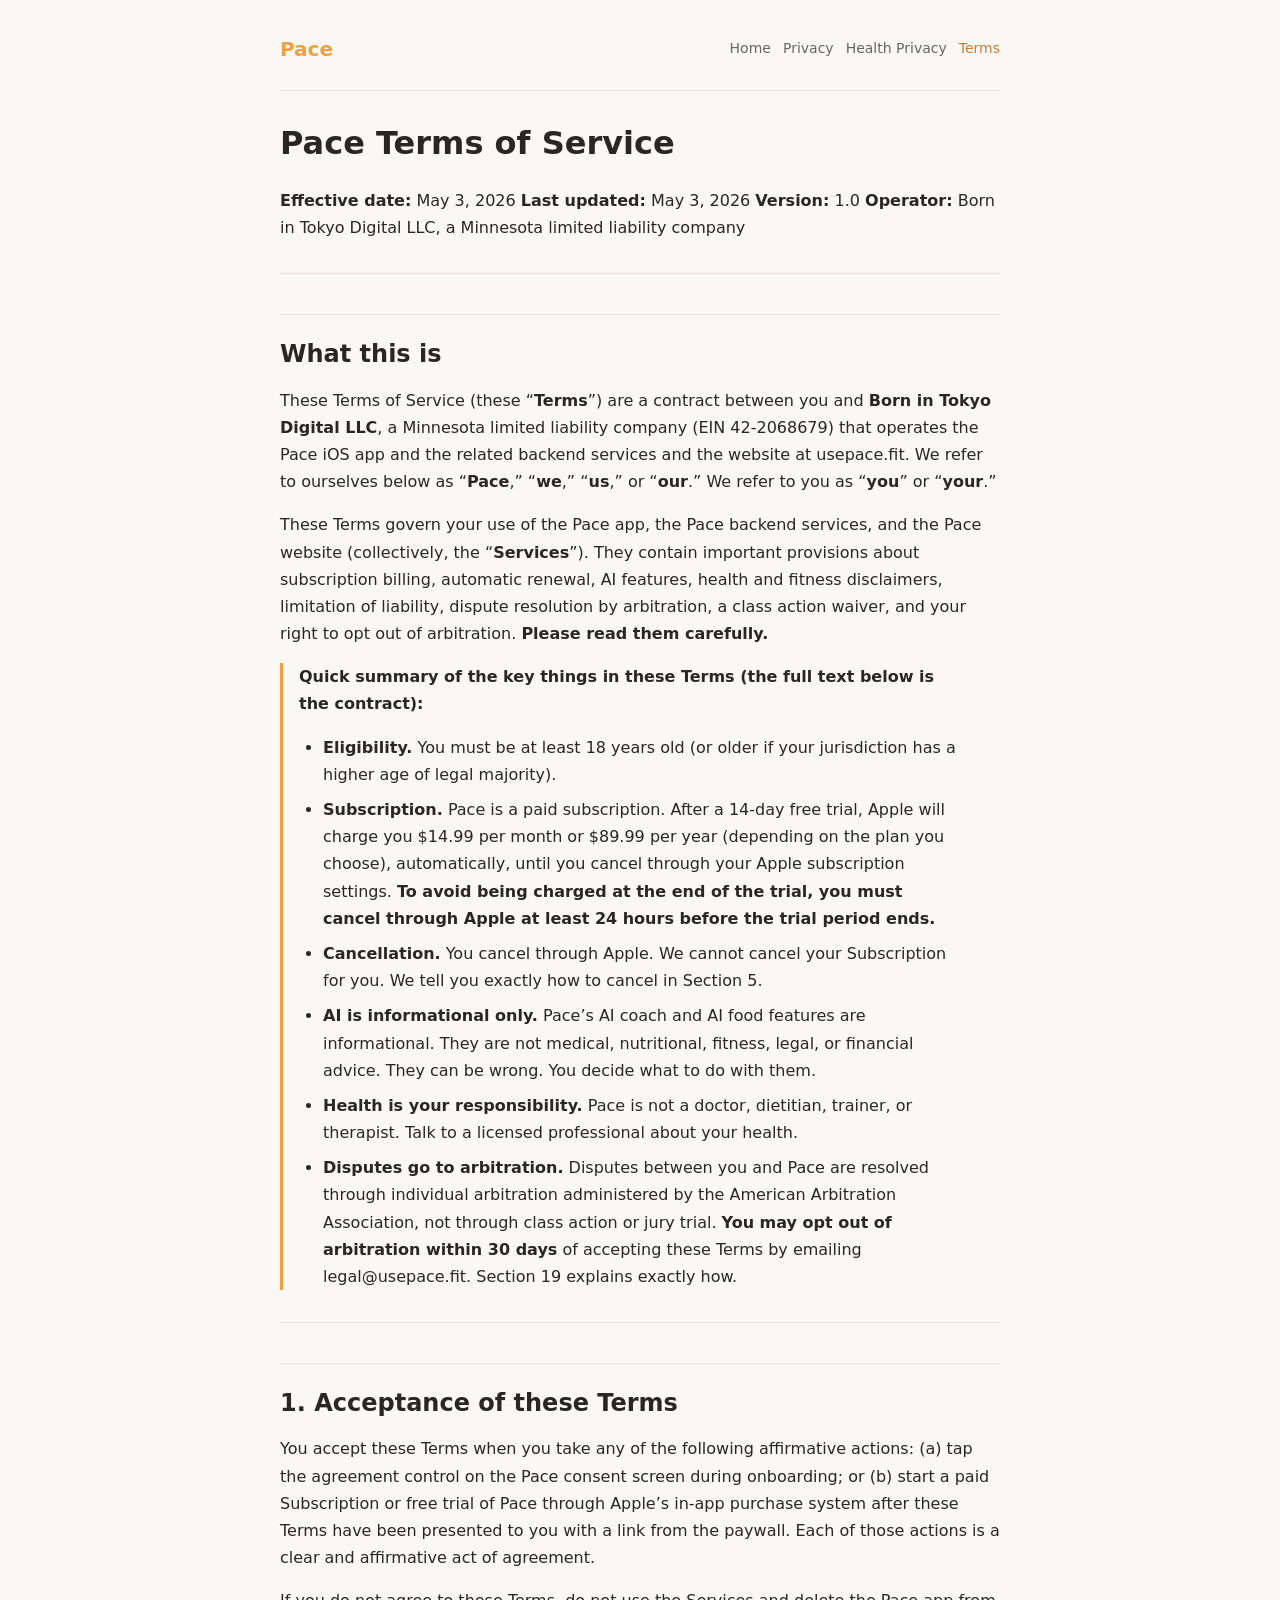
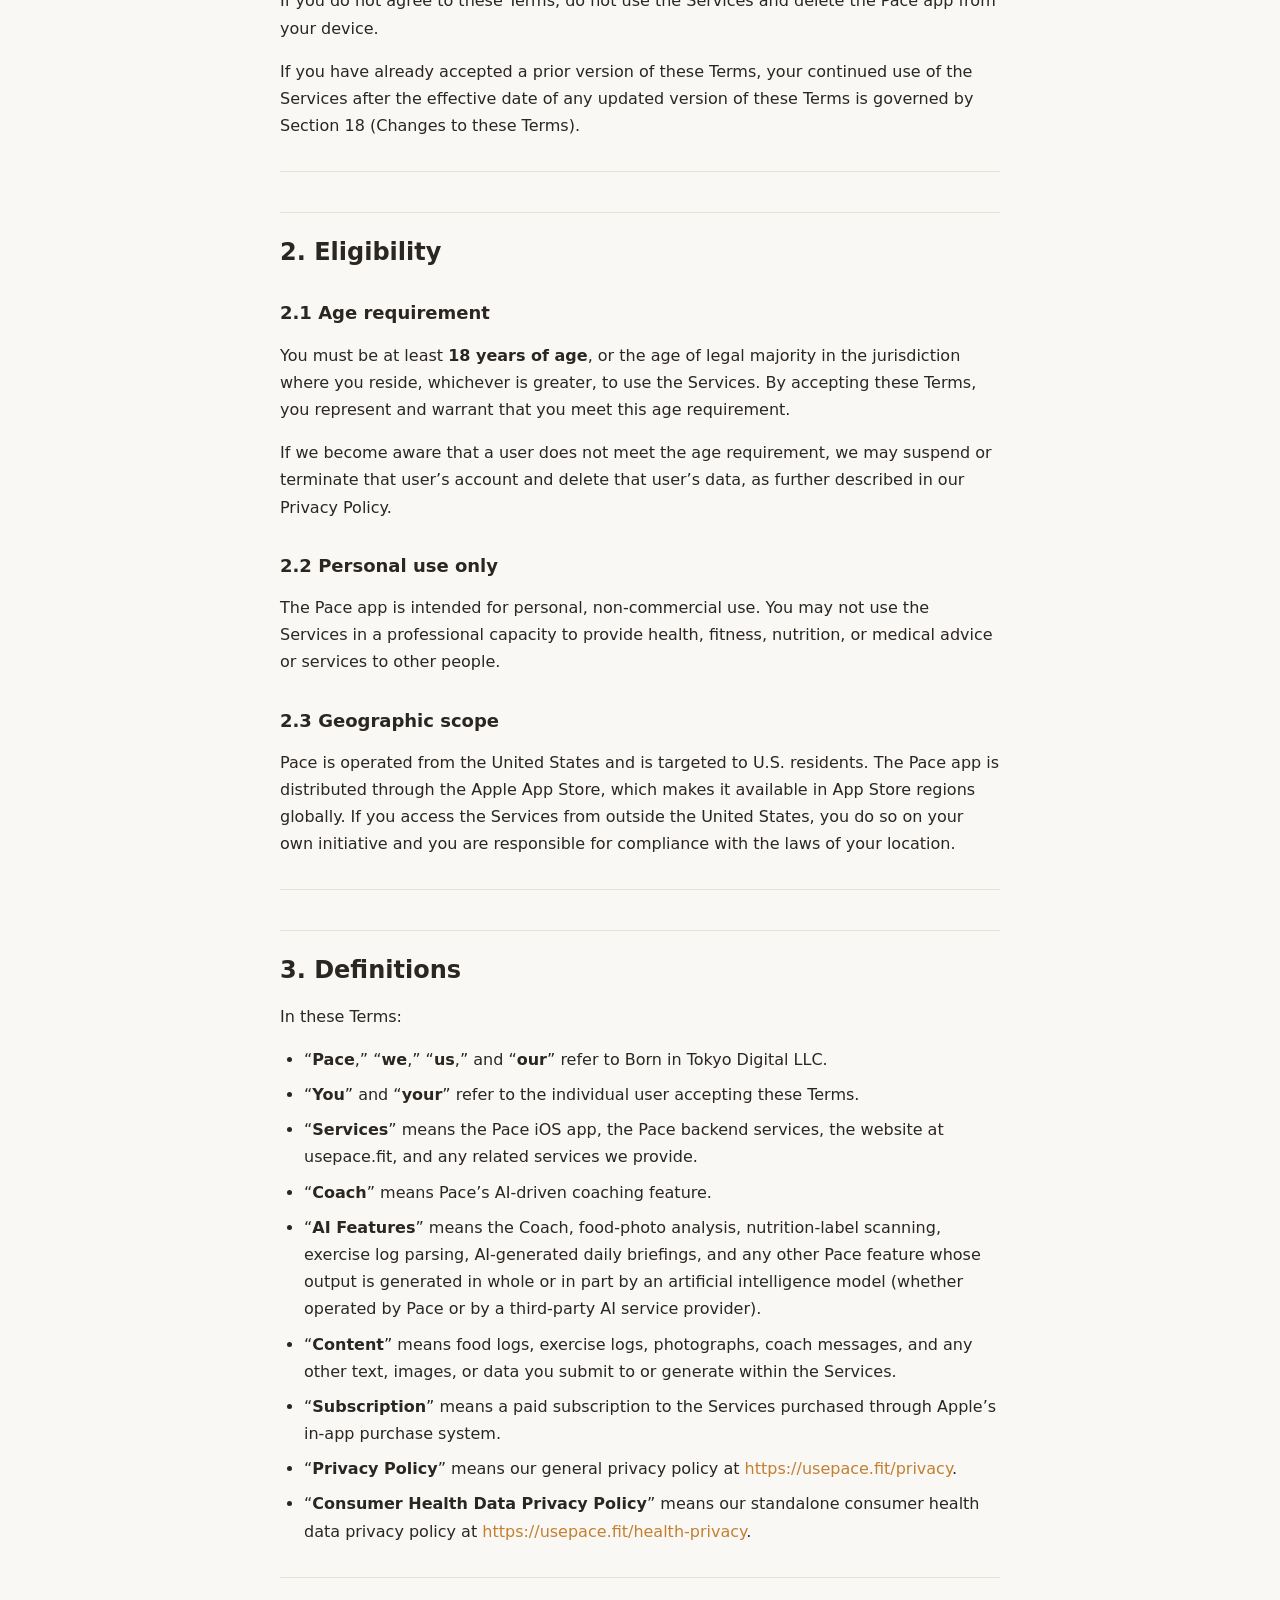
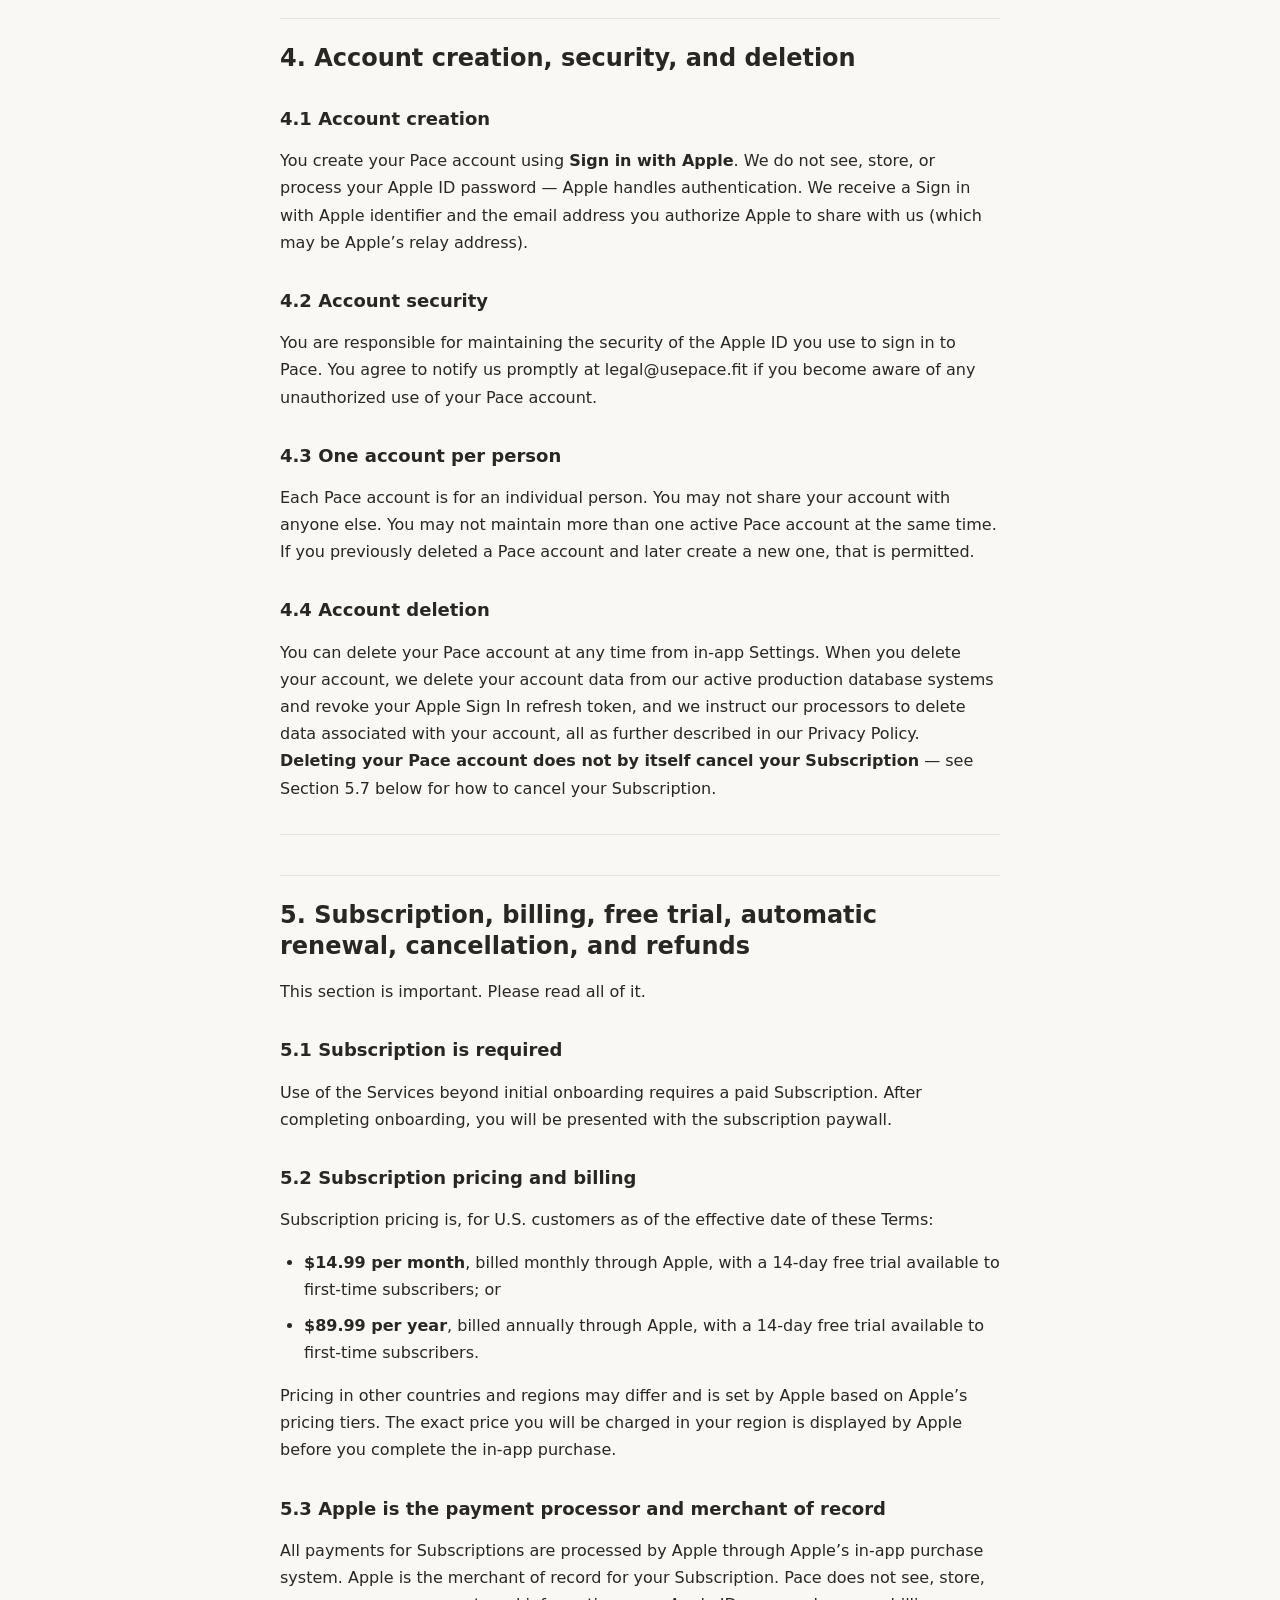
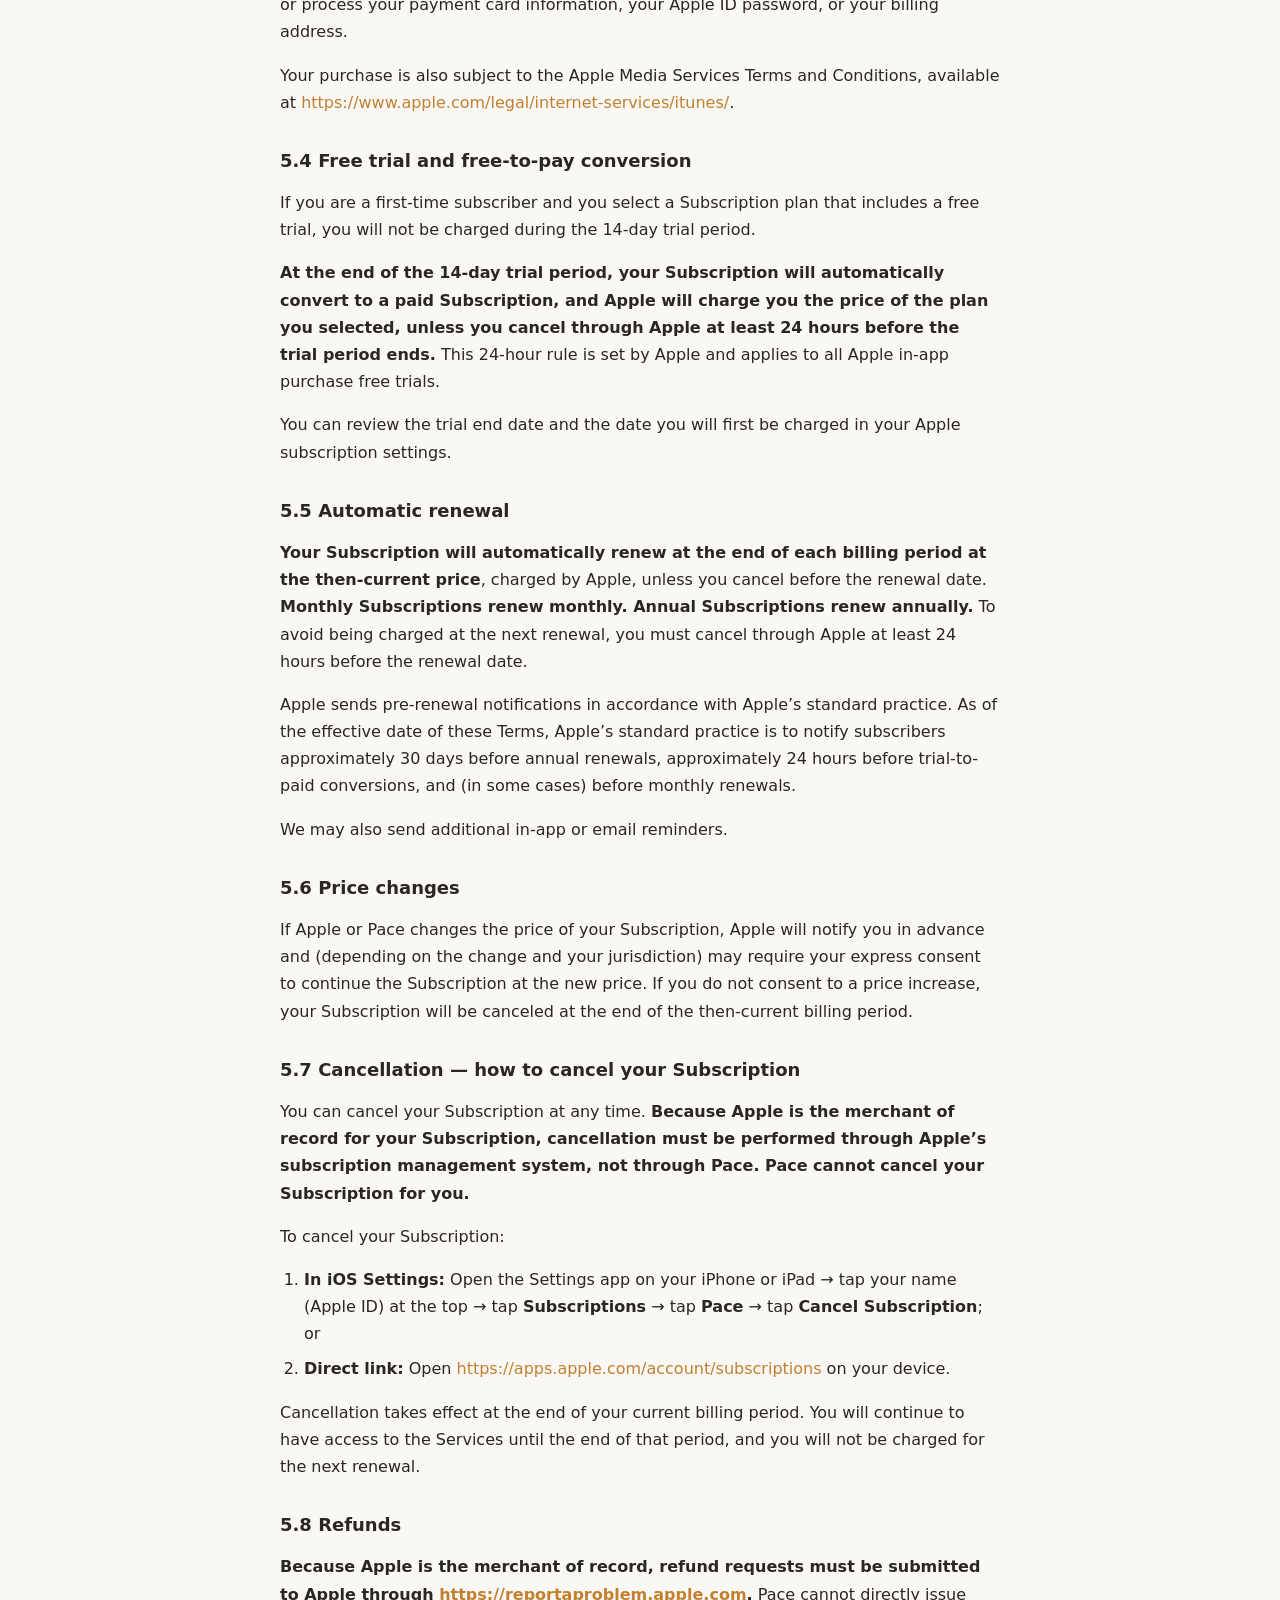
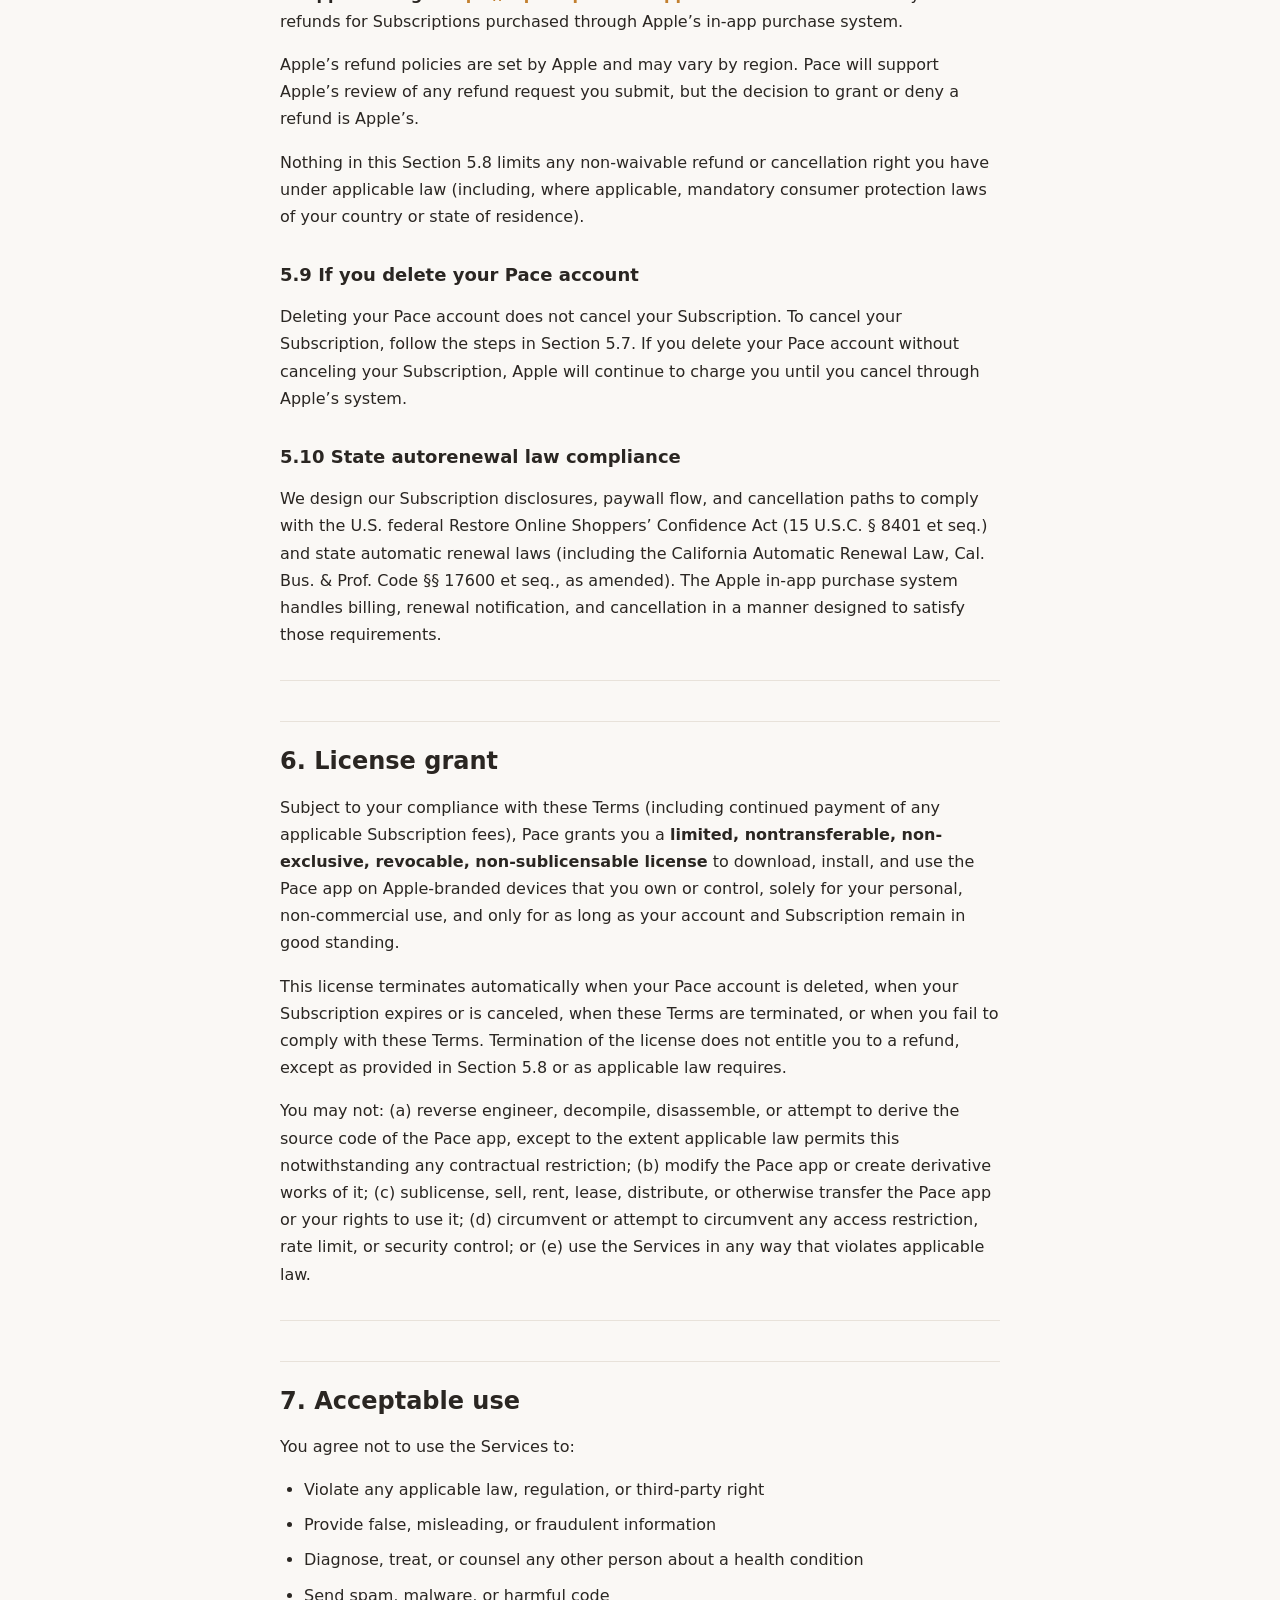
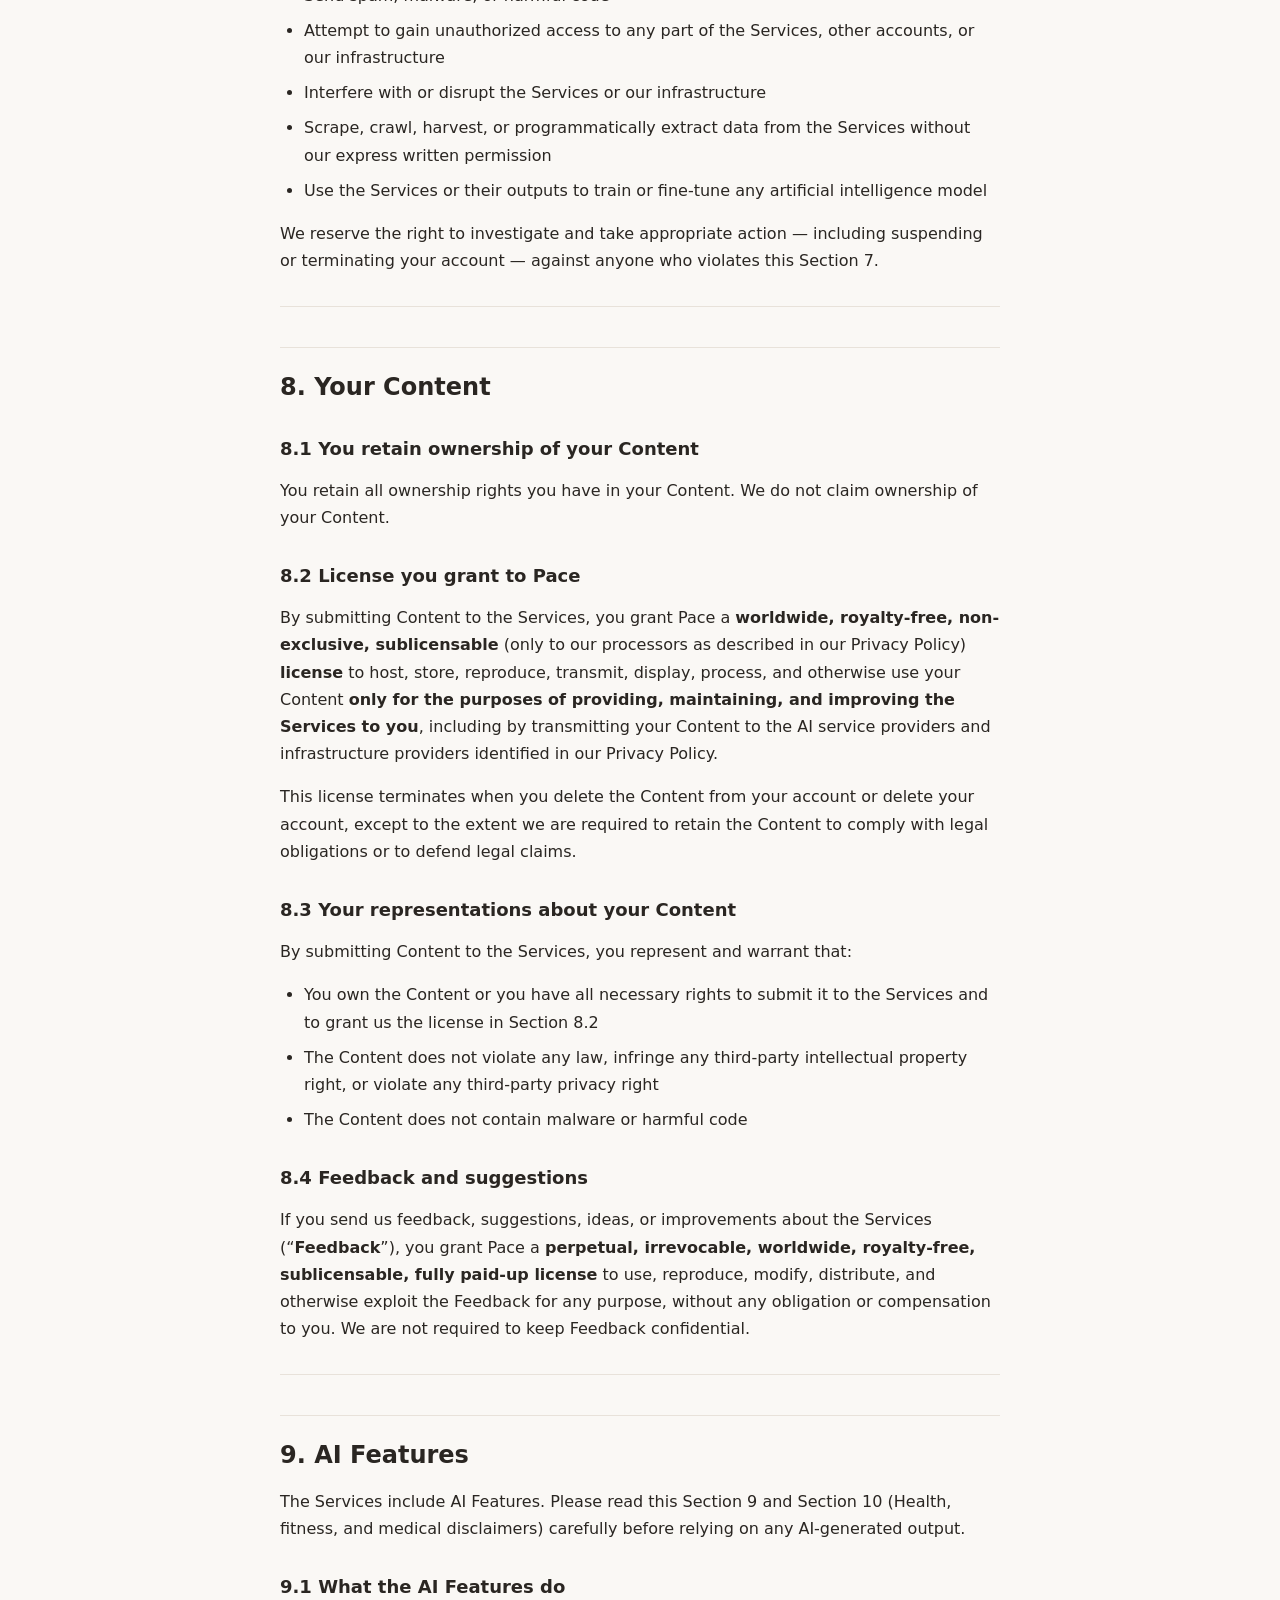
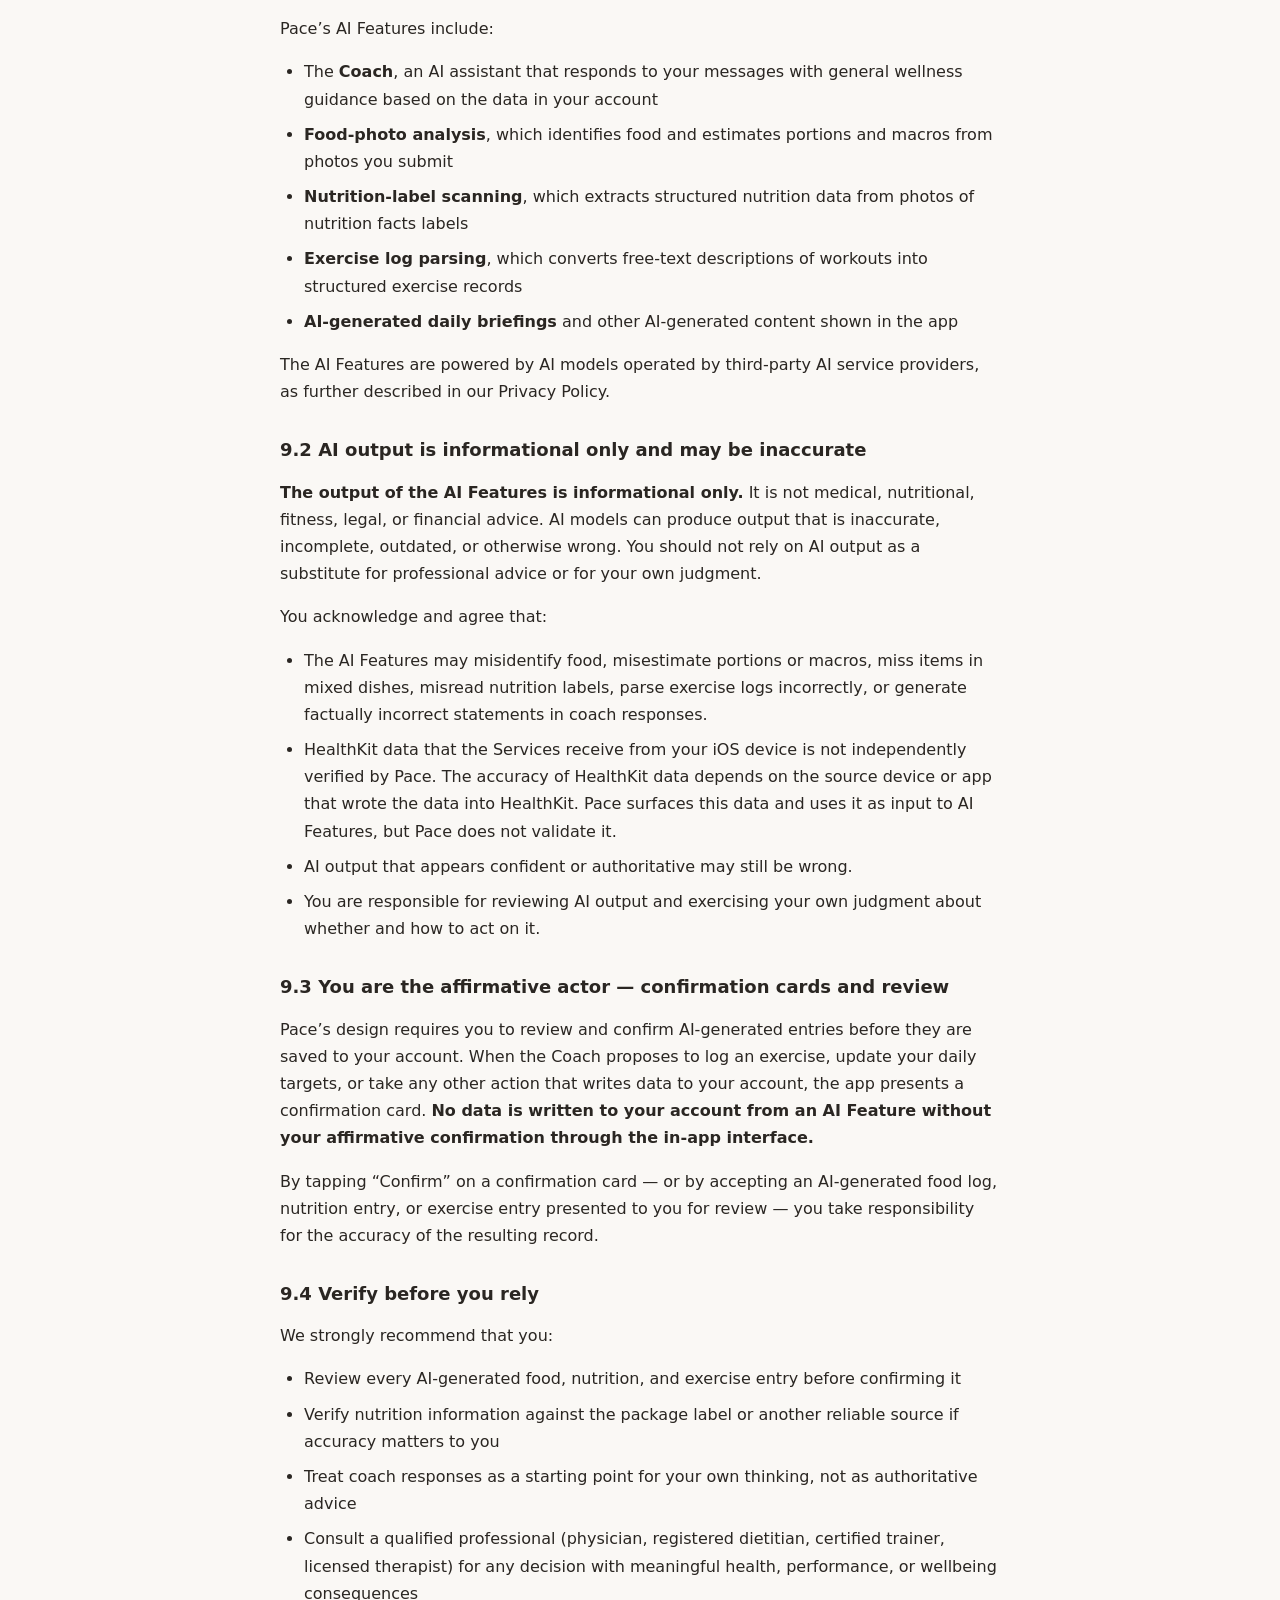
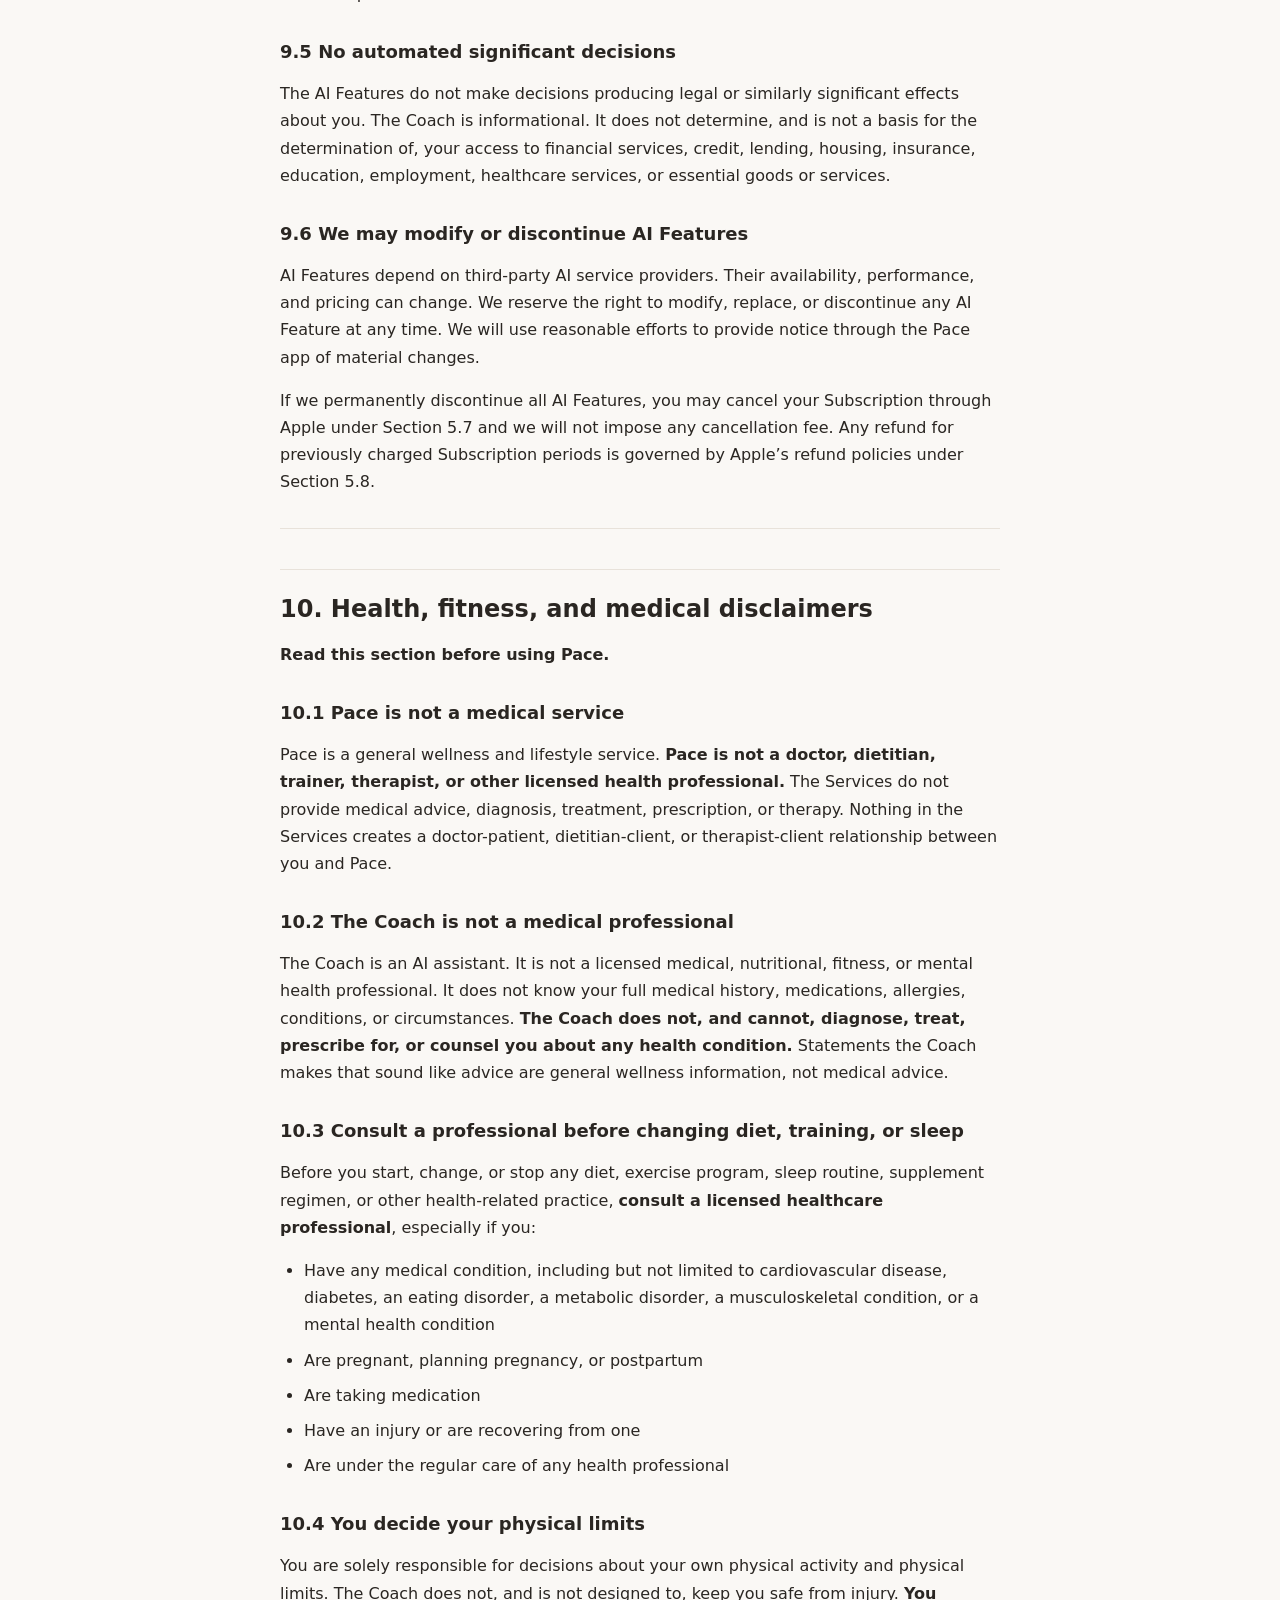
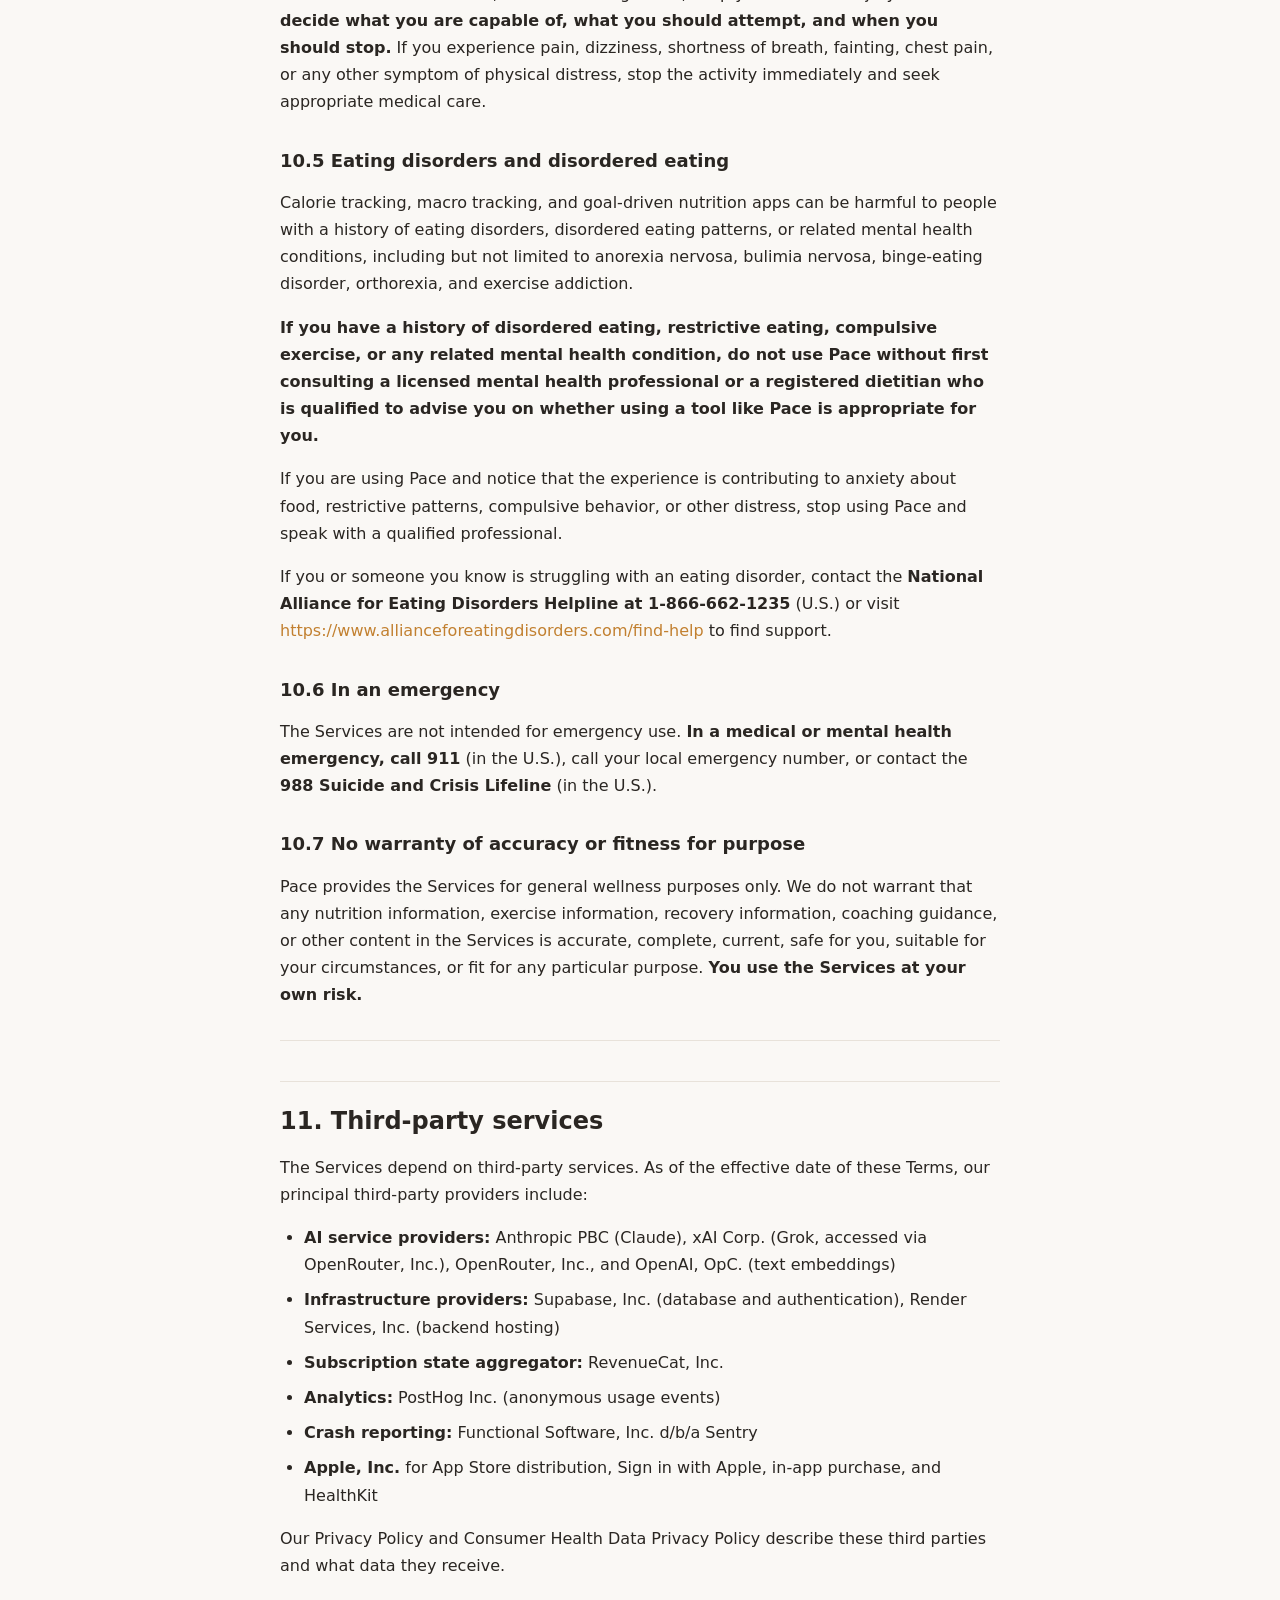
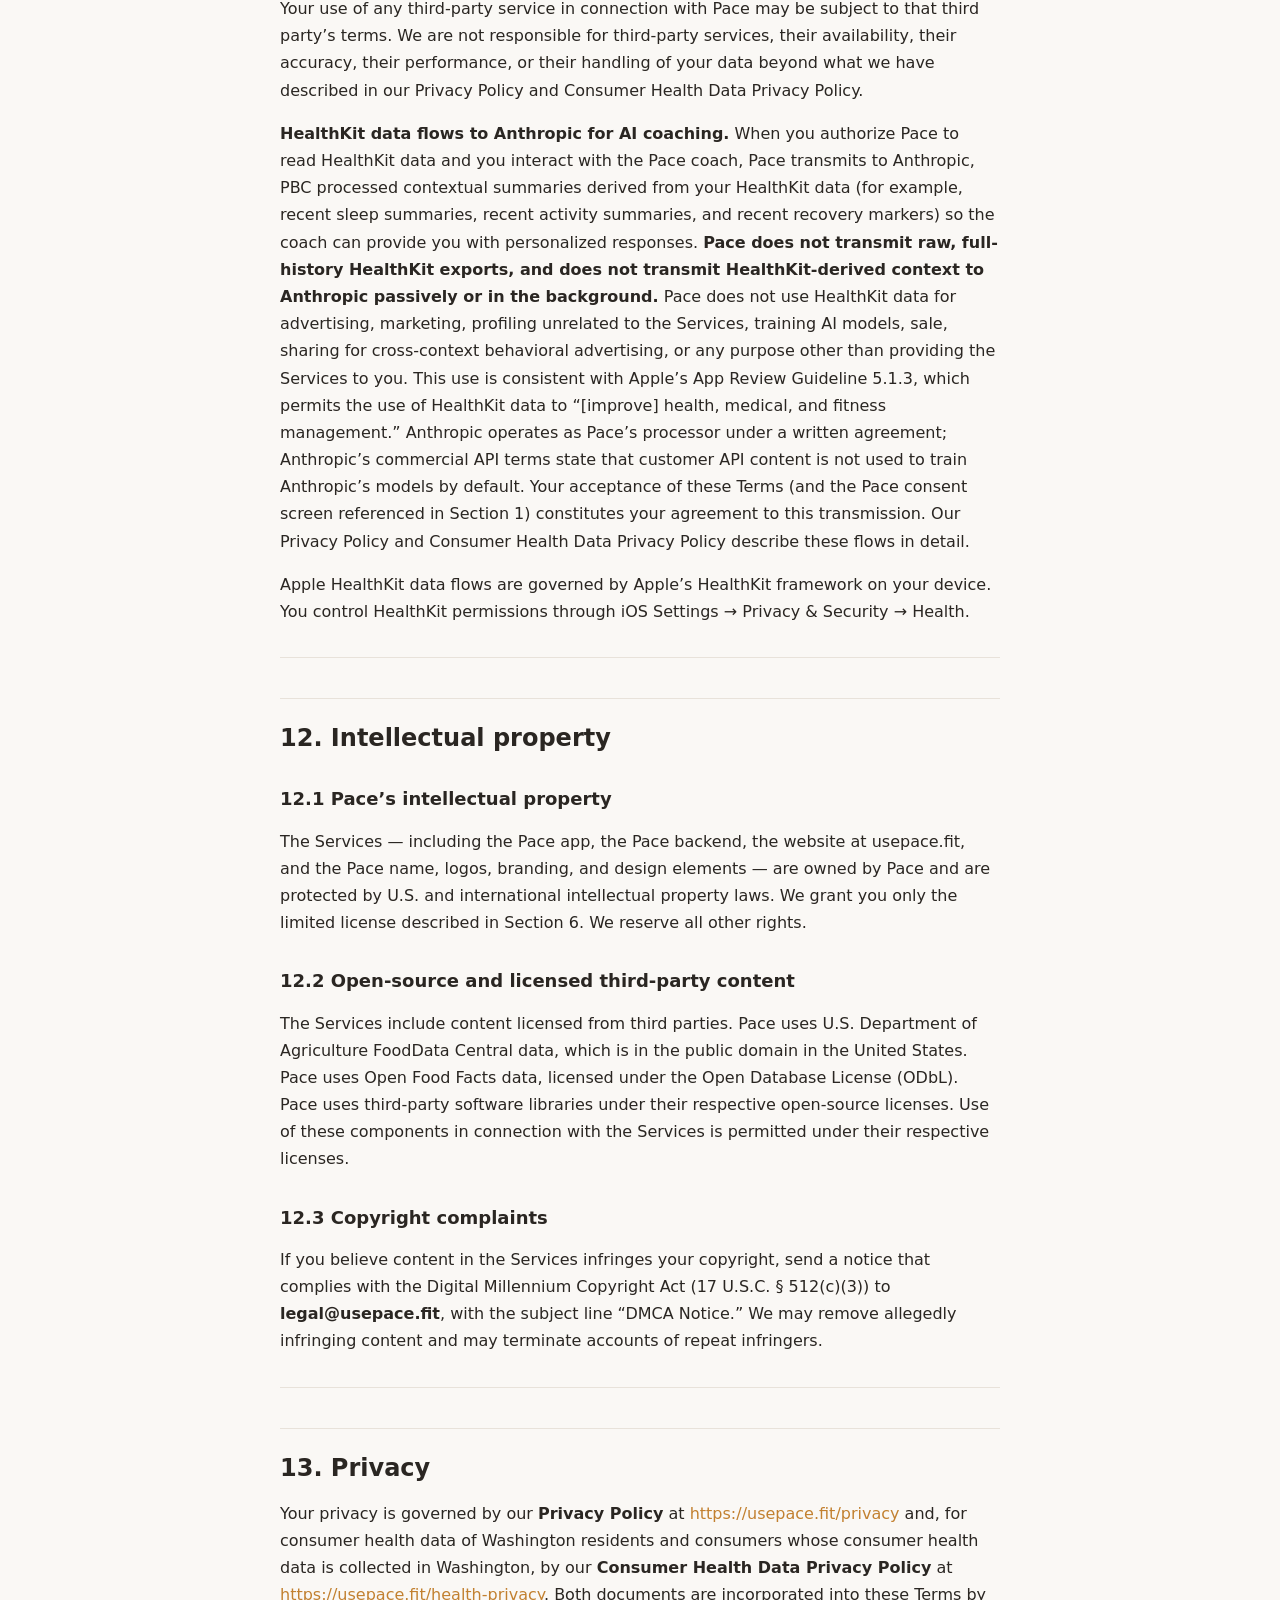
<file: terms.html>
<!DOCTYPE html>
<html lang="en">
<head>
  <meta charset="UTF-8">
  <meta name="viewport" content="width=device-width, initial-scale=1.0">
  <meta name="robots" content="index, follow">
  <title>Pace Terms of Service — Pace</title>
  <meta name="description" content="The terms governing your use of the Pace app.">
  <link rel="stylesheet" href="/styles.css">
  <link rel="canonical" href="https://usepace.fit/terms">
</head>
<body>
  <header class="site-header">
    <a href="/" class="brand">Pace</a>
    <nav class="site-nav">
      <a href="/">Home</a>
      <a href="/privacy">Privacy</a>
      <a href="/health-privacy">Health Privacy</a>
      <a href="/terms" class="active">Terms</a>
    </nav>
  </header>
  <main class="content">
    <h1 id="pace-terms-of-service">Pace Terms of Service</h1>
<p><strong>Effective date:</strong> May 3, 2026
<strong>Last updated:</strong> May 3, 2026
<strong>Version:</strong> 1.0
<strong>Operator:</strong> Born in Tokyo Digital LLC, a Minnesota limited liability company</p>
<hr>
<h2 id="what-this-is">What this is</h2>
<p>These Terms of Service (these &ldquo;<strong>Terms</strong>&rdquo;) are a contract between you and <strong>Born in Tokyo Digital LLC</strong>, a Minnesota limited liability company (EIN 42-2068679) that operates the Pace iOS app and the related backend services and the website at usepace.fit. We refer to ourselves below as &ldquo;<strong>Pace</strong>,&rdquo; &ldquo;<strong>we</strong>,&rdquo; &ldquo;<strong>us</strong>,&rdquo; or &ldquo;<strong>our</strong>.&rdquo; We refer to you as &ldquo;<strong>you</strong>&rdquo; or &ldquo;<strong>your</strong>.&rdquo;</p>
<p>These Terms govern your use of the Pace app, the Pace backend services, and the Pace website (collectively, the &ldquo;<strong>Services</strong>&rdquo;). They contain important provisions about subscription billing, automatic renewal, AI features, health and fitness disclaimers, limitation of liability, dispute resolution by arbitration, a class action waiver, and your right to opt out of arbitration. <strong>Please read them carefully.</strong></p>
<blockquote>
<p><strong>Quick summary of the key things in these Terms (the full text below is the contract):</strong></p>
<ul>
<li><strong>Eligibility.</strong> You must be at least 18 years old (or older if your jurisdiction has a higher age of legal majority).</li>
<li><strong>Subscription.</strong> Pace is a paid subscription. After a 14-day free trial, Apple will charge you $14.99 per month or $89.99 per year (depending on the plan you choose), automatically, until you cancel through your Apple subscription settings. <strong>To avoid being charged at the end of the trial, you must cancel through Apple at least 24 hours before the trial period ends.</strong></li>
<li><strong>Cancellation.</strong> You cancel through Apple. We cannot cancel your Subscription for you. We tell you exactly how to cancel in Section 5.</li>
<li><strong>AI is informational only.</strong> Pace&rsquo;s AI coach and AI food features are informational. They are not medical, nutritional, fitness, legal, or financial advice. They can be wrong. You decide what to do with them.</li>
<li><strong>Health is your responsibility.</strong> Pace is not a doctor, dietitian, trainer, or therapist. Talk to a licensed professional about your health.</li>
<li><strong>Disputes go to arbitration.</strong> Disputes between you and Pace are resolved through individual arbitration administered by the American Arbitration Association, not through class action or jury trial. <strong>You may opt out of arbitration within 30 days</strong> of accepting these Terms by emailing legal@usepace.fit. Section 19 explains exactly how.</li>
</ul>
</blockquote>
<hr>
<h2 id="section-1">1. Acceptance of these Terms</h2>
<p>You accept these Terms when you take any of the following affirmative actions: (a) tap the agreement control on the Pace consent screen during onboarding; or (b) start a paid Subscription or free trial of Pace through Apple&rsquo;s in-app purchase system after these Terms have been presented to you with a link from the paywall. Each of those actions is a clear and affirmative act of agreement.</p>
<p>If you do not agree to these Terms, do not use the Services and delete the Pace app from your device.</p>
<p>If you have already accepted a prior version of these Terms, your continued use of the Services after the effective date of any updated version of these Terms is governed by Section 18 (Changes to these Terms).</p>
<hr>
<h2 id="section-2">2. Eligibility</h2>
<h3 id="section-2-1">2.1 Age requirement</h3>
<p>You must be at least <strong>18 years of age</strong>, or the age of legal majority in the jurisdiction where you reside, whichever is greater, to use the Services. By accepting these Terms, you represent and warrant that you meet this age requirement.</p>
<p>If we become aware that a user does not meet the age requirement, we may suspend or terminate that user&rsquo;s account and delete that user&rsquo;s data, as further described in our Privacy Policy.</p>
<h3 id="section-2-2">2.2 Personal use only</h3>
<p>The Pace app is intended for personal, non-commercial use. You may not use the Services in a professional capacity to provide health, fitness, nutrition, or medical advice or services to other people.</p>
<h3 id="section-2-3">2.3 Geographic scope</h3>
<p>Pace is operated from the United States and is targeted to U.S. residents. The Pace app is distributed through the Apple App Store, which makes it available in App Store regions globally. If you access the Services from outside the United States, you do so on your own initiative and you are responsible for compliance with the laws of your location.</p>
<hr>
<h2 id="section-3">3. Definitions</h2>
<p>In these Terms:</p>
<ul>
<li>&ldquo;<strong>Pace</strong>,&rdquo; &ldquo;<strong>we</strong>,&rdquo; &ldquo;<strong>us</strong>,&rdquo; and &ldquo;<strong>our</strong>&rdquo; refer to Born in Tokyo Digital LLC.</li>
<li>&ldquo;<strong>You</strong>&rdquo; and &ldquo;<strong>your</strong>&rdquo; refer to the individual user accepting these Terms.</li>
<li>&ldquo;<strong>Services</strong>&rdquo; means the Pace iOS app, the Pace backend services, the website at usepace.fit, and any related services we provide.</li>
<li>&ldquo;<strong>Coach</strong>&rdquo; means Pace&rsquo;s AI-driven coaching feature.</li>
<li>&ldquo;<strong>AI Features</strong>&rdquo; means the Coach, food-photo analysis, nutrition-label scanning, exercise log parsing, AI-generated daily briefings, and any other Pace feature whose output is generated in whole or in part by an artificial intelligence model (whether operated by Pace or by a third-party AI service provider).</li>
<li>&ldquo;<strong>Content</strong>&rdquo; means food logs, exercise logs, photographs, coach messages, and any other text, images, or data you submit to or generate within the Services.</li>
<li>&ldquo;<strong>Subscription</strong>&rdquo; means a paid subscription to the Services purchased through Apple&rsquo;s in-app purchase system.</li>
<li>&ldquo;<strong>Privacy Policy</strong>&rdquo; means our general privacy policy at <a href="https://usepace.fit/privacy">https://usepace.fit/privacy</a>.</li>
<li>&ldquo;<strong>Consumer Health Data Privacy Policy</strong>&rdquo; means our standalone consumer health data privacy policy at <a href="https://usepace.fit/health-privacy">https://usepace.fit/health-privacy</a>.</li>
</ul>
<hr>
<h2 id="section-4">4. Account creation, security, and deletion</h2>
<h3 id="section-4-1">4.1 Account creation</h3>
<p>You create your Pace account using <strong>Sign in with Apple</strong>. We do not see, store, or process your Apple ID password — Apple handles authentication. We receive a Sign in with Apple identifier and the email address you authorize Apple to share with us (which may be Apple&rsquo;s relay address).</p>
<h3 id="section-4-2">4.2 Account security</h3>
<p>You are responsible for maintaining the security of the Apple ID you use to sign in to Pace. You agree to notify us promptly at legal@usepace.fit if you become aware of any unauthorized use of your Pace account.</p>
<h3 id="section-4-3">4.3 One account per person</h3>
<p>Each Pace account is for an individual person. You may not share your account with anyone else. You may not maintain more than one active Pace account at the same time. If you previously deleted a Pace account and later create a new one, that is permitted.</p>
<h3 id="section-4-4">4.4 Account deletion</h3>
<p>You can delete your Pace account at any time from in-app Settings. When you delete your account, we delete your account data from our active production database systems and revoke your Apple Sign In refresh token, and we instruct our processors to delete data associated with your account, all as further described in our Privacy Policy. <strong>Deleting your Pace account does not by itself cancel your Subscription</strong> — see Section 5.7 below for how to cancel your Subscription.</p>
<hr>
<h2 id="section-5">5. Subscription, billing, free trial, automatic renewal, cancellation, and refunds</h2>
<p>This section is important. Please read all of it.</p>
<h3 id="section-5-1">5.1 Subscription is required</h3>
<p>Use of the Services beyond initial onboarding requires a paid Subscription. After completing onboarding, you will be presented with the subscription paywall.</p>
<h3 id="section-5-2">5.2 Subscription pricing and billing</h3>
<p>Subscription pricing is, for U.S. customers as of the effective date of these Terms:</p>
<ul>
<li><strong>$14.99 per month</strong>, billed monthly through Apple, with a 14-day free trial available to first-time subscribers; or</li>
<li><strong>$89.99 per year</strong>, billed annually through Apple, with a 14-day free trial available to first-time subscribers.</li>
</ul>
<p>Pricing in other countries and regions may differ and is set by Apple based on Apple&rsquo;s pricing tiers. The exact price you will be charged in your region is displayed by Apple before you complete the in-app purchase.</p>
<h3 id="section-5-3">5.3 Apple is the payment processor and merchant of record</h3>
<p>All payments for Subscriptions are processed by Apple through Apple&rsquo;s in-app purchase system. Apple is the merchant of record for your Subscription. Pace does not see, store, or process your payment card information, your Apple ID password, or your billing address.</p>
<p>Your purchase is also subject to the Apple Media Services Terms and Conditions, available at <a href="https://www.apple.com/legal/internet-services/itunes/">https://www.apple.com/legal/internet-services/itunes/</a>.</p>
<h3 id="section-5-4">5.4 Free trial and free-to-pay conversion</h3>
<p>If you are a first-time subscriber and you select a Subscription plan that includes a free trial, you will not be charged during the 14-day trial period.</p>
<p><strong>At the end of the 14-day trial period, your Subscription will automatically convert to a paid Subscription, and Apple will charge you the price of the plan you selected, unless you cancel through Apple at least 24 hours before the trial period ends.</strong> This 24-hour rule is set by Apple and applies to all Apple in-app purchase free trials.</p>
<p>You can review the trial end date and the date you will first be charged in your Apple subscription settings.</p>
<h3 id="section-5-5">5.5 Automatic renewal</h3>
<p><strong>Your Subscription will automatically renew at the end of each billing period at the then-current price</strong>, charged by Apple, unless you cancel before the renewal date. <strong>Monthly Subscriptions renew monthly. Annual Subscriptions renew annually.</strong> To avoid being charged at the next renewal, you must cancel through Apple at least 24 hours before the renewal date.</p>
<p>Apple sends pre-renewal notifications in accordance with Apple&rsquo;s standard practice. As of the effective date of these Terms, Apple&rsquo;s standard practice is to notify subscribers approximately 30 days before annual renewals, approximately 24 hours before trial-to-paid conversions, and (in some cases) before monthly renewals.</p>
<p>We may also send additional in-app or email reminders.</p>
<h3 id="section-5-6">5.6 Price changes</h3>
<p>If Apple or Pace changes the price of your Subscription, Apple will notify you in advance and (depending on the change and your jurisdiction) may require your express consent to continue the Subscription at the new price. If you do not consent to a price increase, your Subscription will be canceled at the end of the then-current billing period.</p>
<h3 id="section-5-7">5.7 Cancellation — how to cancel your Subscription</h3>
<p>You can cancel your Subscription at any time. <strong>Because Apple is the merchant of record for your Subscription, cancellation must be performed through Apple&rsquo;s subscription management system, not through Pace. Pace cannot cancel your Subscription for you.</strong></p>
<p>To cancel your Subscription:</p>
<ol>
<li><strong>In iOS Settings:</strong> Open the Settings app on your iPhone or iPad → tap your name (Apple ID) at the top → tap <strong>Subscriptions</strong> → tap <strong>Pace</strong> → tap <strong>Cancel Subscription</strong>; or</li>
<li><strong>Direct link:</strong> Open <a href="https://apps.apple.com/account/subscriptions">https://apps.apple.com/account/subscriptions</a> on your device.</li>
</ol>
<p>Cancellation takes effect at the end of your current billing period. You will continue to have access to the Services until the end of that period, and you will not be charged for the next renewal.</p>
<h3 id="section-5-8">5.8 Refunds</h3>
<p><strong>Because Apple is the merchant of record, refund requests must be submitted to Apple through <a href="https://reportaproblem.apple.com">https://reportaproblem.apple.com</a>.</strong> Pace cannot directly issue refunds for Subscriptions purchased through Apple&rsquo;s in-app purchase system.</p>
<p>Apple&rsquo;s refund policies are set by Apple and may vary by region. Pace will support Apple&rsquo;s review of any refund request you submit, but the decision to grant or deny a refund is Apple&rsquo;s.</p>
<p>Nothing in this Section 5.8 limits any non-waivable refund or cancellation right you have under applicable law (including, where applicable, mandatory consumer protection laws of your country or state of residence).</p>
<h3 id="section-5-9">5.9 If you delete your Pace account</h3>
<p>Deleting your Pace account does not cancel your Subscription. To cancel your Subscription, follow the steps in Section 5.7. If you delete your Pace account without canceling your Subscription, Apple will continue to charge you until you cancel through Apple&rsquo;s system.</p>
<h3 id="section-5-10">5.10 State autorenewal law compliance</h3>
<p>We design our Subscription disclosures, paywall flow, and cancellation paths to comply with the U.S. federal Restore Online Shoppers&rsquo; Confidence Act (15 U.S.C. § 8401 et seq.) and state automatic renewal laws (including the California Automatic Renewal Law, Cal. Bus. &amp; Prof. Code §§ 17600 et seq., as amended). The Apple in-app purchase system handles billing, renewal notification, and cancellation in a manner designed to satisfy those requirements.</p>
<hr>
<h2 id="section-6">6. License grant</h2>
<p>Subject to your compliance with these Terms (including continued payment of any applicable Subscription fees), Pace grants you a <strong>limited, nontransferable, non-exclusive, revocable, non-sublicensable license</strong> to download, install, and use the Pace app on Apple-branded devices that you own or control, solely for your personal, non-commercial use, and only for as long as your account and Subscription remain in good standing.</p>
<p>This license terminates automatically when your Pace account is deleted, when your Subscription expires or is canceled, when these Terms are terminated, or when you fail to comply with these Terms. Termination of the license does not entitle you to a refund, except as provided in Section 5.8 or as applicable law requires.</p>
<p>You may not: (a) reverse engineer, decompile, disassemble, or attempt to derive the source code of the Pace app, except to the extent applicable law permits this notwithstanding any contractual restriction; (b) modify the Pace app or create derivative works of it; (c) sublicense, sell, rent, lease, distribute, or otherwise transfer the Pace app or your rights to use it; (d) circumvent or attempt to circumvent any access restriction, rate limit, or security control; or (e) use the Services in any way that violates applicable law.</p>
<hr>
<h2 id="section-7">7. Acceptable use</h2>
<p>You agree not to use the Services to:</p>
<ul>
<li>Violate any applicable law, regulation, or third-party right</li>
<li>Provide false, misleading, or fraudulent information</li>
<li>Diagnose, treat, or counsel any other person about a health condition</li>
<li>Send spam, malware, or harmful code</li>
<li>Attempt to gain unauthorized access to any part of the Services, other accounts, or our infrastructure</li>
<li>Interfere with or disrupt the Services or our infrastructure</li>
<li>Scrape, crawl, harvest, or programmatically extract data from the Services without our express written permission</li>
<li>Use the Services or their outputs to train or fine-tune any artificial intelligence model</li>
</ul>
<p>We reserve the right to investigate and take appropriate action — including suspending or terminating your account — against anyone who violates this Section 7.</p>
<hr>
<h2 id="section-8">8. Your Content</h2>
<h3 id="section-8-1">8.1 You retain ownership of your Content</h3>
<p>You retain all ownership rights you have in your Content. We do not claim ownership of your Content.</p>
<h3 id="section-8-2">8.2 License you grant to Pace</h3>
<p>By submitting Content to the Services, you grant Pace a <strong>worldwide, royalty-free, non-exclusive, sublicensable</strong> (only to our processors as described in our Privacy Policy) <strong>license</strong> to host, store, reproduce, transmit, display, process, and otherwise use your Content <strong>only for the purposes of providing, maintaining, and improving the Services to you</strong>, including by transmitting your Content to the AI service providers and infrastructure providers identified in our Privacy Policy.</p>
<p>This license terminates when you delete the Content from your account or delete your account, except to the extent we are required to retain the Content to comply with legal obligations or to defend legal claims.</p>
<h3 id="section-8-3">8.3 Your representations about your Content</h3>
<p>By submitting Content to the Services, you represent and warrant that:</p>
<ul>
<li>You own the Content or you have all necessary rights to submit it to the Services and to grant us the license in Section 8.2</li>
<li>The Content does not violate any law, infringe any third-party intellectual property right, or violate any third-party privacy right</li>
<li>The Content does not contain malware or harmful code</li>
</ul>
<h3 id="section-8-4">8.4 Feedback and suggestions</h3>
<p>If you send us feedback, suggestions, ideas, or improvements about the Services (&ldquo;<strong>Feedback</strong>&rdquo;), you grant Pace a <strong>perpetual, irrevocable, worldwide, royalty-free, sublicensable, fully paid-up license</strong> to use, reproduce, modify, distribute, and otherwise exploit the Feedback for any purpose, without any obligation or compensation to you. We are not required to keep Feedback confidential.</p>
<hr>
<h2 id="section-9">9. AI Features</h2>
<p>The Services include AI Features. Please read this Section 9 and Section 10 (Health, fitness, and medical disclaimers) carefully before relying on any AI-generated output.</p>
<h3 id="section-9-1">9.1 What the AI Features do</h3>
<p>Pace&rsquo;s AI Features include:</p>
<ul>
<li>The <strong>Coach</strong>, an AI assistant that responds to your messages with general wellness guidance based on the data in your account</li>
<li><strong>Food-photo analysis</strong>, which identifies food and estimates portions and macros from photos you submit</li>
<li><strong>Nutrition-label scanning</strong>, which extracts structured nutrition data from photos of nutrition facts labels</li>
<li><strong>Exercise log parsing</strong>, which converts free-text descriptions of workouts into structured exercise records</li>
<li><strong>AI-generated daily briefings</strong> and other AI-generated content shown in the app</li>
</ul>
<p>The AI Features are powered by AI models operated by third-party AI service providers, as further described in our Privacy Policy.</p>
<h3 id="section-9-2">9.2 AI output is informational only and may be inaccurate</h3>
<p><strong>The output of the AI Features is informational only.</strong> It is not medical, nutritional, fitness, legal, or financial advice. AI models can produce output that is inaccurate, incomplete, outdated, or otherwise wrong. You should not rely on AI output as a substitute for professional advice or for your own judgment.</p>
<p>You acknowledge and agree that:</p>
<ul>
<li>The AI Features may misidentify food, misestimate portions or macros, miss items in mixed dishes, misread nutrition labels, parse exercise logs incorrectly, or generate factually incorrect statements in coach responses.</li>
<li>HealthKit data that the Services receive from your iOS device is not independently verified by Pace. The accuracy of HealthKit data depends on the source device or app that wrote the data into HealthKit. Pace surfaces this data and uses it as input to AI Features, but Pace does not validate it.</li>
<li>AI output that appears confident or authoritative may still be wrong.</li>
<li>You are responsible for reviewing AI output and exercising your own judgment about whether and how to act on it.</li>
</ul>
<h3 id="section-9-3">9.3 You are the affirmative actor — confirmation cards and review</h3>
<p>Pace&rsquo;s design requires you to review and confirm AI-generated entries before they are saved to your account. When the Coach proposes to log an exercise, update your daily targets, or take any other action that writes data to your account, the app presents a confirmation card. <strong>No data is written to your account from an AI Feature without your affirmative confirmation through the in-app interface.</strong></p>
<p>By tapping &ldquo;Confirm&rdquo; on a confirmation card — or by accepting an AI-generated food log, nutrition entry, or exercise entry presented to you for review — you take responsibility for the accuracy of the resulting record.</p>
<h3 id="section-9-4">9.4 Verify before you rely</h3>
<p>We strongly recommend that you:</p>
<ul>
<li>Review every AI-generated food, nutrition, and exercise entry before confirming it</li>
<li>Verify nutrition information against the package label or another reliable source if accuracy matters to you</li>
<li>Treat coach responses as a starting point for your own thinking, not as authoritative advice</li>
<li>Consult a qualified professional (physician, registered dietitian, certified trainer, licensed therapist) for any decision with meaningful health, performance, or wellbeing consequences</li>
</ul>
<h3 id="section-9-5">9.5 No automated significant decisions</h3>
<p>The AI Features do not make decisions producing legal or similarly significant effects about you. The Coach is informational. It does not determine, and is not a basis for the determination of, your access to financial services, credit, lending, housing, insurance, education, employment, healthcare services, or essential goods or services.</p>
<h3 id="section-9-6">9.6 We may modify or discontinue AI Features</h3>
<p>AI Features depend on third-party AI service providers. Their availability, performance, and pricing can change. We reserve the right to modify, replace, or discontinue any AI Feature at any time. We will use reasonable efforts to provide notice through the Pace app of material changes.</p>
<p>If we permanently discontinue all AI Features, you may cancel your Subscription through Apple under Section 5.7 and we will not impose any cancellation fee. Any refund for previously charged Subscription periods is governed by Apple&rsquo;s refund policies under Section 5.8.</p>
<hr>
<h2 id="section-10">10. Health, fitness, and medical disclaimers</h2>
<p><strong>Read this section before using Pace.</strong></p>
<h3 id="section-10-1">10.1 Pace is not a medical service</h3>
<p>Pace is a general wellness and lifestyle service. <strong>Pace is not a doctor, dietitian, trainer, therapist, or other licensed health professional.</strong> The Services do not provide medical advice, diagnosis, treatment, prescription, or therapy. Nothing in the Services creates a doctor-patient, dietitian-client, or therapist-client relationship between you and Pace.</p>
<h3 id="section-10-2">10.2 The Coach is not a medical professional</h3>
<p>The Coach is an AI assistant. It is not a licensed medical, nutritional, fitness, or mental health professional. It does not know your full medical history, medications, allergies, conditions, or circumstances. <strong>The Coach does not, and cannot, diagnose, treat, prescribe for, or counsel you about any health condition.</strong> Statements the Coach makes that sound like advice are general wellness information, not medical advice.</p>
<h3 id="section-10-3">10.3 Consult a professional before changing diet, training, or sleep</h3>
<p>Before you start, change, or stop any diet, exercise program, sleep routine, supplement regimen, or other health-related practice, <strong>consult a licensed healthcare professional</strong>, especially if you:</p>
<ul>
<li>Have any medical condition, including but not limited to cardiovascular disease, diabetes, an eating disorder, a metabolic disorder, a musculoskeletal condition, or a mental health condition</li>
<li>Are pregnant, planning pregnancy, or postpartum</li>
<li>Are taking medication</li>
<li>Have an injury or are recovering from one</li>
<li>Are under the regular care of any health professional</li>
</ul>
<h3 id="section-10-4">10.4 You decide your physical limits</h3>
<p>You are solely responsible for decisions about your own physical activity and physical limits. The Coach does not, and is not designed to, keep you safe from injury. <strong>You decide what you are capable of, what you should attempt, and when you should stop.</strong> If you experience pain, dizziness, shortness of breath, fainting, chest pain, or any other symptom of physical distress, stop the activity immediately and seek appropriate medical care.</p>
<h3 id="section-10-5">10.5 Eating disorders and disordered eating</h3>
<p>Calorie tracking, macro tracking, and goal-driven nutrition apps can be harmful to people with a history of eating disorders, disordered eating patterns, or related mental health conditions, including but not limited to anorexia nervosa, bulimia nervosa, binge-eating disorder, orthorexia, and exercise addiction.</p>
<p><strong>If you have a history of disordered eating, restrictive eating, compulsive exercise, or any related mental health condition, do not use Pace without first consulting a licensed mental health professional or a registered dietitian who is qualified to advise you on whether using a tool like Pace is appropriate for you.</strong></p>
<p>If you are using Pace and notice that the experience is contributing to anxiety about food, restrictive patterns, compulsive behavior, or other distress, stop using Pace and speak with a qualified professional.</p>
<p>If you or someone you know is struggling with an eating disorder, contact the <strong>National Alliance for Eating Disorders Helpline at 1-866-662-1235</strong> (U.S.) or visit <a href="https://www.allianceforeatingdisorders.com/find-help">https://www.allianceforeatingdisorders.com/find-help</a> to find support.</p>
<h3 id="section-10-6">10.6 In an emergency</h3>
<p>The Services are not intended for emergency use. <strong>In a medical or mental health emergency, call 911</strong> (in the U.S.), call your local emergency number, or contact the <strong>988 Suicide and Crisis Lifeline</strong> (in the U.S.).</p>
<h3 id="section-10-7">10.7 No warranty of accuracy or fitness for purpose</h3>
<p>Pace provides the Services for general wellness purposes only. We do not warrant that any nutrition information, exercise information, recovery information, coaching guidance, or other content in the Services is accurate, complete, current, safe for you, suitable for your circumstances, or fit for any particular purpose. <strong>You use the Services at your own risk.</strong></p>
<hr>
<h2 id="section-11">11. Third-party services</h2>
<p>The Services depend on third-party services. As of the effective date of these Terms, our principal third-party providers include:</p>
<ul>
<li><strong>AI service providers:</strong> Anthropic PBC (Claude), xAI Corp. (Grok, accessed via OpenRouter, Inc.), OpenRouter, Inc., and OpenAI, OpC. (text embeddings)</li>
<li><strong>Infrastructure providers:</strong> Supabase, Inc. (database and authentication), Render Services, Inc. (backend hosting)</li>
<li><strong>Subscription state aggregator:</strong> RevenueCat, Inc.</li>
<li><strong>Analytics:</strong> PostHog Inc. (anonymous usage events)</li>
<li><strong>Crash reporting:</strong> Functional Software, Inc. d/b/a Sentry</li>
<li><strong>Apple, Inc.</strong> for App Store distribution, Sign in with Apple, in-app purchase, and HealthKit</li>
</ul>
<p>Our Privacy Policy and Consumer Health Data Privacy Policy describe these third parties and what data they receive.</p>
<p>Your use of any third-party service in connection with Pace may be subject to that third party&rsquo;s terms. We are not responsible for third-party services, their availability, their accuracy, their performance, or their handling of your data beyond what we have described in our Privacy Policy and Consumer Health Data Privacy Policy.</p>
<p><strong>HealthKit data flows to Anthropic for AI coaching.</strong> When you authorize Pace to read HealthKit data and you interact with the Pace coach, Pace transmits to Anthropic, PBC processed contextual summaries derived from your HealthKit data (for example, recent sleep summaries, recent activity summaries, and recent recovery markers) so the coach can provide you with personalized responses. <strong>Pace does not transmit raw, full-history HealthKit exports, and does not transmit HealthKit-derived context to Anthropic passively or in the background.</strong> Pace does not use HealthKit data for advertising, marketing, profiling unrelated to the Services, training AI models, sale, sharing for cross-context behavioral advertising, or any purpose other than providing the Services to you. This use is consistent with Apple&rsquo;s App Review Guideline 5.1.3, which permits the use of HealthKit data to &ldquo;[improve] health, medical, and fitness management.&rdquo; Anthropic operates as Pace&rsquo;s processor under a written agreement; Anthropic&rsquo;s commercial API terms state that customer API content is not used to train Anthropic&rsquo;s models by default. Your acceptance of these Terms (and the Pace consent screen referenced in Section 1) constitutes your agreement to this transmission. Our Privacy Policy and Consumer Health Data Privacy Policy describe these flows in detail.</p>
<p>Apple HealthKit data flows are governed by Apple&rsquo;s HealthKit framework on your device. You control HealthKit permissions through iOS Settings → Privacy &amp; Security → Health.</p>
<hr>
<h2 id="section-12">12. Intellectual property</h2>
<h3 id="section-12-1">12.1 Pace&rsquo;s intellectual property</h3>
<p>The Services — including the Pace app, the Pace backend, the website at usepace.fit, and the Pace name, logos, branding, and design elements — are owned by Pace and are protected by U.S. and international intellectual property laws. We grant you only the limited license described in Section 6. We reserve all other rights.</p>
<h3 id="section-12-2">12.2 Open-source and licensed third-party content</h3>
<p>The Services include content licensed from third parties. Pace uses U.S. Department of Agriculture FoodData Central data, which is in the public domain in the United States. Pace uses Open Food Facts data, licensed under the Open Database License (ODbL). Pace uses third-party software libraries under their respective open-source licenses. Use of these components in connection with the Services is permitted under their respective licenses.</p>
<h3 id="section-12-3">12.3 Copyright complaints</h3>
<p>If you believe content in the Services infringes your copyright, send a notice that complies with the Digital Millennium Copyright Act (17 U.S.C. § 512(c)(3)) to <strong>legal@usepace.fit</strong>, with the subject line &ldquo;DMCA Notice.&rdquo; We may remove allegedly infringing content and may terminate accounts of repeat infringers.</p>
<hr>
<h2 id="section-13">13. Privacy</h2>
<p>Your privacy is governed by our <strong>Privacy Policy</strong> at <a href="https://usepace.fit/privacy">https://usepace.fit/privacy</a> and, for consumer health data of Washington residents and consumers whose consumer health data is collected in Washington, by our <strong>Consumer Health Data Privacy Policy</strong> at <a href="https://usepace.fit/health-privacy">https://usepace.fit/health-privacy</a>. Both documents are incorporated into these Terms by reference.</p>
<p>If there is a conflict between these Terms and our Privacy Policy or Consumer Health Data Privacy Policy with respect to the handling of personal information, the privacy documents control.</p>
<hr>
<h2 id="section-14">14. Service availability and no warranty</h2>
<h3 id="section-14-1">14.1 Service availability</h3>
<p>Pace is operated by a small startup. We use commercially reasonable efforts to keep the Services available, but we do not guarantee uptime, performance, or availability of any particular feature. The Services depend on third-party providers (including hosting providers, database providers, and AI service providers), and outages or performance issues at those providers may cause the Services to be unavailable or to perform poorly.</p>
<p>We may modify, suspend, or discontinue any part of the Services at any time, with or without notice. We will use reasonable efforts to provide notice of material changes through the Pace app or by email.</p>
<h3 id="section-14-2">14.2 No warranty</h3>
<p><strong>TO THE MAXIMUM EXTENT PERMITTED BY APPLICABLE LAW, THE SERVICES ARE PROVIDED &ldquo;AS IS&rdquo; AND &ldquo;AS AVAILABLE,&rdquo; WITH ALL FAULTS AND WITHOUT ANY WARRANTY OF ANY KIND. PACE DISCLAIMS ALL WARRANTIES, EXPRESS, IMPLIED, AND STATUTORY, INCLUDING WITHOUT LIMITATION THE IMPLIED WARRANTIES OF MERCHANTABILITY, FITNESS FOR A PARTICULAR PURPOSE, ACCURACY, NON-INFRINGEMENT, TITLE, AND QUIET ENJOYMENT.</strong></p>
<p>WITHOUT LIMITING THE FOREGOING, PACE DOES NOT WARRANT THAT: (a) THE SERVICES WILL MEET YOUR REQUIREMENTS; (b) THE SERVICES WILL BE UNINTERRUPTED, TIMELY, SECURE, OR ERROR-FREE; (c) ANY INFORMATION OBTAINED THROUGH THE SERVICES (INCLUDING AI OUTPUT) WILL BE ACCURATE, COMPLETE, OR RELIABLE; OR (d) ANY DEFECTS IN THE SERVICES WILL BE CORRECTED.</p>
<p>Some jurisdictions do not allow the exclusion of certain warranties. To the extent any such warranty cannot be excluded under your local law, that warranty is limited to the maximum extent permitted by that law.</p>
<h3 id="section-14-3">14.3 Honest acknowledgment of certifications</h3>
<p>We do not currently hold SOC 2, ISO 27001, or HIPAA certification, and we do not claim any. We are not a HIPAA-covered entity or business associate. We do not display HIPAA-related seals or certification logos.</p>
<h3 id="section-14-4">14.4 TestFlight and beta versions</h3>
<p>If you access the Services through Apple&rsquo;s TestFlight beta program or any other Pace beta program, you acknowledge that the Services are pre-release and may be incomplete, unstable, or contain errors. Pace makes no representation that beta versions of the Services are suitable for any particular purpose. Beta versions are provided &ldquo;AS IS&rdquo; and the warranty disclaimers and limitations of liability in these Terms apply with full force.</p>
<hr>
<h2 id="section-15">15. Limitation of liability</h2>
<p><strong>PLEASE READ THIS SECTION CAREFULLY. IT LIMITS THE AMOUNT YOU CAN RECOVER FROM PACE.</strong></p>
<h3 id="section-15-1">15.1 Exclusion of certain damages</h3>
<p><strong>TO THE MAXIMUM EXTENT PERMITTED BY APPLICABLE LAW, IN NO EVENT WILL PACE BE LIABLE TO YOU FOR ANY INDIRECT, INCIDENTAL, SPECIAL, CONSEQUENTIAL, EXEMPLARY, OR PUNITIVE DAMAGES, OR FOR ANY LOSS OF PROFITS, REVENUE, GOODWILL, DATA, OR USE, ARISING OUT OF OR RELATED TO THESE TERMS OR THE SERVICES</strong>, even if Pace has been advised of the possibility of such damages and even if a remedy fails of its essential purpose.</p>
<h3 id="section-15-2">15.2 Aggregate cap</h3>
<p><strong>TO THE MAXIMUM EXTENT PERMITTED BY APPLICABLE LAW, PACE&rsquo;S TOTAL AGGREGATE LIABILITY TO YOU FOR ALL CLAIMS ARISING OUT OF OR RELATED TO THESE TERMS OR THE SERVICES, REGARDLESS OF THE FORM OF ACTION (CONTRACT, TORT, STATUTE, OR OTHERWISE), IS LIMITED TO THE GREATER OF: (a) THE TOTAL AMOUNT YOU PAID TO PACE IN THE TWELVE (12) MONTHS PRECEDING THE EVENT GIVING RISE TO THE CLAIM; OR (b) ONE HUNDRED U.S. DOLLARS ($100).</strong></p>
<h3 id="section-15-3">15.3 Carve-outs from limitation</h3>
<p>The exclusions and limitations in Sections 15.1 and 15.2 do <strong>not</strong> apply to:</p>
<ul>
<li>(a) Pace&rsquo;s gross negligence or willful misconduct;</li>
<li>(b) Pace&rsquo;s fraud or fraudulent misrepresentation;</li>
<li>(c) <strong>personal injury or death caused by Pace&rsquo;s negligence</strong>, to the extent such liability cannot be limited or excluded under applicable law (including, where applicable, California Civil Code § 1668 and analogous statutes);</li>
<li>(d) any other liability that cannot be excluded or limited under applicable law (including, where applicable, mandatory consumer protection rights under the laws of your country or state of residence);</li>
<li>(e) Apple&rsquo;s refund obligations under Section 21.4; and</li>
<li>(f) any non-waivable rights or remedies you have under the California Consumers Legal Remedies Act, Cal. Civ. Code § 1750 et seq., or any analogous consumer protection statute.</li>
</ul>
<h3 id="section-15-4">15.4 Basis of the bargain</h3>
<p>You acknowledge that the limitations of liability in this Section 15 are an essential element of the bargain between you and Pace, and that Pace would not be able to provide the Services to you on the economic terms it does without these limitations.</p>
<h3 id="section-15-5">15.5 Some jurisdictions</h3>
<p>Some jurisdictions do not allow the exclusion or limitation of incidental, consequential, or other damages. To the extent the limitations in this Section 15 cannot be enforced under your local law, those limitations apply to the maximum extent permitted by that law.</p>
<h3 id="section-15-6">15.6 Statutory fees, costs, and remedies preserved</h3>
<p>Nothing in this Section 15 waives any right you may have under federal or state statute to recover attorneys&rsquo; fees, costs, or statutory damages, where the statute provides for such recovery and the recovery cannot be waived by contract.</p>
<hr>
<h2 id="section-16">16. Indemnification</h2>
<p><strong>To the maximum extent permitted by applicable law</strong>, you agree to indemnify, defend, and hold harmless Pace, its officers, employees, contractors, and agents from and against any third-party claim, demand, action, loss, liability, damage, cost, or expense (including reasonable attorneys&rsquo; fees) arising out of or related to:</p>
<ul>
<li>Your willful or grossly negligent violation of these Terms</li>
<li>Your violation of any law or third-party right</li>
<li>Your Content (including any claim that your Content infringes a third-party right)</li>
<li>Your fraud, gross negligence, or willful misconduct in connection with the Services</li>
</ul>
<p>We will give you prompt written notice of any claim subject to this Section 16, and we may participate in the defense of any such claim with counsel of our choice at our own expense. You may not settle any claim that requires Pace to admit liability or pay any amount without our prior written consent.</p>
<p>This indemnification obligation does not apply to a claim caused by Pace&rsquo;s gross negligence, willful misconduct, or fraud, or to any claim that cannot be the subject of a consumer indemnification obligation under applicable law.</p>
<hr>
<h2 id="section-17">17. Termination</h2>
<h3 id="section-17-1">17.1 Termination by you</h3>
<p>You may stop using the Services at any time. You may delete your Pace account through in-app Settings at any time, as described in Section 4.4. <strong>Deleting your Pace account does not by itself cancel your Subscription</strong> — to cancel your Subscription, follow the steps in Section 5.7.</p>
<h3 id="section-17-2">17.2 Termination by Pace</h3>
<p>We may suspend or terminate your account and your access to the Services if you breach these Terms, if we believe you have engaged in fraud or misuse, if your use of the Services creates risk for Pace or other users, or if we are required to do so by law. We may also terminate your account and access if we discontinue the Services entirely.</p>
<h3 id="section-17-3">17.3 Effect of termination</h3>
<p>Upon termination of your account: (a) the license in Section 6 ends immediately; (b) you must stop using the Services; (c) we will delete your account data as described in our Privacy Policy; and (d) the provisions of these Terms that by their nature should survive termination — including Sections 8.4, 10, 12, 14, 15, 16, 19, 20, 21, and 22 — will survive.</p>
<h3 id="section-17-4">17.4 No refund on termination</h3>
<p>Termination of your account by you or by Pace does not entitle you to a refund of Subscription fees previously paid, except as Apple may provide in its sole discretion through the Apple refund process described in Section 5.8 or as applicable law requires.</p>
<hr>
<h2 id="section-18">18. Changes to these Terms</h2>
<p>We may update these Terms from time to time. When we do:</p>
<ul>
<li>For <strong>non-material changes</strong> (such as clarifications, contact information updates, typo corrections, or updates to third-party provider lists), we will update the &ldquo;Last updated&rdquo; date and the version number at the top of these Terms. Such non-material changes take effect when posted.</li>
<li>For <strong>material changes</strong> (such as changes to the Subscription terms in Section 5, the AI Features section, the dispute resolution section, or other provisions that materially affect your rights or obligations), we will provide you with at least <strong>thirty (30) days&rsquo; advance notice</strong> before the change takes effect, through one or more of: (a) an in-app notice; (b) an email to the email address associated with your account; or (c) a prominent notice on usepace.fit.</li>
<li>For material changes, you have the right to terminate your account before the effective date by deleting your account through in-app Settings and canceling your Subscription through Apple per Section 5.7. <strong>If you continue to use the Services after the effective date of a material change, you accept the changed Terms.</strong></li>
</ul>
<p>We will not apply material changes retroactively to disputes that have already arisen at the time of the change.</p>
<hr>
<h2 id="section-19">19. Dispute resolution: informal resolution, arbitration, class action waiver, jury trial waiver, opt-out</h2>
<p><strong>PLEASE READ THIS SECTION CAREFULLY. IT AFFECTS YOUR LEGAL RIGHTS, INCLUDING YOUR RIGHT TO BRING A CLAIM IN COURT, TO HAVE A JURY TRIAL, AND TO PARTICIPATE IN A CLASS ACTION. YOU MAY OPT OUT OF THE ARBITRATION REQUIREMENT, AS DESCRIBED IN SECTION 19.7.</strong></p>
<h3 id="section-19-1">19.1 Scope</h3>
<p>This Section 19 applies to any dispute, claim, controversy, or cause of action between you and Pace arising out of or relating to these Terms, the Services, or the relationship between you and Pace (&ldquo;<strong>Dispute</strong>&rdquo;). This Section 19 applies to Disputes whether based in contract, tort, statute, fraud, misrepresentation, or any other legal theory. <strong>This Section 19 applies prospectively only — it does not apply to any Dispute that arose before you accepted these Terms.</strong></p>
<h3 id="section-19-2">19.2 Informal resolution</h3>
<p>Before filing arbitration, <strong>the party raising the Dispute must give the other party written notice of the Dispute and an opportunity to resolve it informally</strong>:</p>
<ul>
<li>If you are raising the Dispute, send written notice to <strong>legal@usepace.fit</strong> with the subject line &ldquo;<strong>Notice of Dispute.</strong>&rdquo; Your notice must include: your name, the email associated with your Pace account, a clear description of the Dispute, and the relief you are seeking.</li>
<li>If Pace is raising the Dispute, we will send written notice to the email address associated with your Pace account.</li>
</ul>
<p>The recipient of the notice has <strong>sixty (60) days</strong> from the date of receipt to resolve the Dispute. During this 60-day period, both parties agree to negotiate in good faith. <strong>Neither party may commence arbitration before this 60-day period has expired</strong> (unless the Dispute concerns a request for emergency injunctive relief described in Section 19.6).</p>
<p>If the Dispute is not resolved within 60 days, either party may commence arbitration as described in Section 19.3.</p>
<h3 id="section-19-3">19.3 Binding individual arbitration</h3>
<p>If a Dispute is not resolved through informal resolution under Section 19.2, <strong>the Dispute will be resolved exclusively through binding individual arbitration</strong> administered by the <strong>American Arbitration Association (&ldquo;AAA&rdquo;)</strong> under its <strong>Consumer Arbitration Rules</strong> and, where applicable, its <strong>Mass Arbitration Supplementary Rules</strong>, in each case as in effect when the arbitration is commenced. The AAA&rsquo;s rules are available at <a href="https://www.adr.org">https://www.adr.org</a>. The AAA&rsquo;s Consumer Fee Schedule allocates the costs of arbitration between you and Pace; in most cases, Pace pays substantially all of the AAA&rsquo;s administrative and arbitrator fees.</p>
<p>The arbitrator (not a court) will have exclusive authority to resolve any dispute relating to the interpretation, applicability, enforceability, or formation of this Section 19, <strong>except</strong> that <strong>the question whether the class action waiver in Section 19.4 is enforceable, and the application of the blowup clause in Section 19.8, must be decided by a court, not an arbitrator.</strong></p>
<p>The arbitrator&rsquo;s decision is final and binding, and judgment on the award may be entered in any court of competent jurisdiction.</p>
<p>The arbitration will be conducted in English. If the amount in controversy is $25,000 or less, the arbitration may be conducted by telephone, video conference, or written submissions, at the choice of the party seeking relief. Otherwise, the arbitration will be conducted in <strong>Hennepin County, Minnesota</strong>, unless the parties agree otherwise or the arbitrator orders otherwise based on the parties&rsquo; relative ability to travel and other relevant factors.</p>
<h3 id="section-19-4">19.4 Class action waiver and jury trial waiver</h3>
<p><strong>YOU AND PACE EACH AGREE THAT EACH OF US MAY BRING CLAIMS AGAINST THE OTHER ONLY ON AN INDIVIDUAL BASIS, AND NOT AS A PLAINTIFF, CLASS REPRESENTATIVE, OR CLASS MEMBER IN ANY PURPORTED CLASS, COLLECTIVE, OR REPRESENTATIVE ACTION OR PROCEEDING.</strong> The arbitrator may not consolidate more than one party&rsquo;s claims and may not preside over any form of class, collective, or representative proceeding.</p>
<p><strong>YOU AND PACE EACH WAIVE ANY RIGHT TO A TRIAL BY JURY.</strong></p>
<h3 id="section-19-5">19.5 Mass arbitration procedures</h3>
<p>If 25 or more similar Demands for Arbitration are filed against Pace by or with the assistance of the same law firm or coordinated group of law firms, the AAA&rsquo;s <strong>Mass Arbitration Supplementary Rules then in effect</strong> will govern the procedural administration of those Demands, including the appointment of a Process Arbitrator, allocation of fees under the AAA&rsquo;s Consumer Mass Arbitration and Mediation Fee Schedule, and any AAA mediation procedures. Both you and Pace agree that those rules apply to mass arbitration proceedings.</p>
<h3 id="section-19-6">19.6 Carve-outs from arbitration (mutual)</h3>
<p>The following are excluded from the arbitration requirement, and either party may bring them in court:</p>
<ul>
<li>A claim brought in <strong>small claims court</strong> in a venue that has personal jurisdiction over both parties, so long as the claim is brought on an individual basis, remains in small claims court, and is not removed to or transferred to a court of general jurisdiction;</li>
<li>A claim for <strong>emergency injunctive relief</strong> (a temporary restraining order or preliminary injunction) to prevent imminent and irreparable harm, including unauthorized use of, or threatened harm to, the other party&rsquo;s intellectual property, trade secrets, or confidential information.</li>
</ul>
<p>These carve-outs are mutual — they are available to both you and Pace on the same terms.</p>
<h3 id="section-19-7">19.7 Your right to opt out of arbitration</h3>
<p><strong>You have the right to opt out of the arbitration requirement in Section 19.3 and the class action waiver in Section 19.4.</strong> To opt out:</p>
<ul>
<li>Send an email to <strong>legal@usepace.fit</strong> with the subject line &ldquo;<strong>Arbitration Opt-Out.</strong>&ldquo;</li>
<li>Include in the email: your name, the email address associated with your Pace account, the date you accepted these Terms, and a clear statement that you elect to opt out of arbitration with Pace.</li>
<li>Send the email <strong>within thirty (30) days of the date you first accepted these Terms</strong> (which is the date you tapped the agreement control on the Pace consent screen, the date you first started a Subscription after these Terms were presented to you, or the date you first used the Services after these Terms were presented to you, whichever is earliest).</li>
</ul>
<p>We will acknowledge receipt of a properly formatted opt-out within five (5) business days of receipt by reply email. If you do not receive an acknowledgment, please re-send your opt-out email and notify us by separate email or postal mail to the address in Section 23.</p>
<p>If you opt out by following these steps, Sections 19.3, 19.4, and 19.5 do not apply to you. Disputes between you and Pace will be resolved in court in accordance with Section 20. You will retain all other rights under these Terms.</p>
<p>If you do not opt out within the 30-day window, Sections 19.3 through 19.5 will apply to you for the duration of your relationship with Pace and after termination, with respect to all Disputes within the scope of Section 19.1.</p>
<h3 id="section-19-8">19.8 Inseparability of arbitration and class action waiver — blowup clause</h3>
<p>The class action waiver in Section 19.4 is an essential and non-severable part of the parties&rsquo; arbitration agreement. <strong>If the class action waiver in Section 19.4 is held to be unenforceable as to any Dispute or category of Disputes, the entire arbitration agreement in this Section 19 (including Sections 19.3 through 19.5) is null and void as to that Dispute or category of Disputes</strong>, and the Dispute will instead be resolved in court in accordance with Section 20. The remainder of this Section 19 — including Sections 19.1, 19.2, 19.6, 19.7, and this Section 19.8 — survives.</p>
<h3 id="section-19-9">19.9 One-year limitations period</h3>
<p>Any claim or cause of action you have arising out of or relating to these Terms or the Services must be filed within <strong>one (1) year</strong> after the claim or cause of action arose, or be forever barred, except to the extent applicable law prohibits a shorter limitations period than the statutory default.</p>
<h3 id="section-19-10">19.10 Federal Arbitration Act governs</h3>
<p>This Section 19 is governed by the Federal Arbitration Act (9 U.S.C. § 1 et seq.), which preempts state arbitration law to the extent applicable.</p>
<h3 id="section-19-11">19.11 Statutory fees and remedies preserved</h3>
<p>Nothing in this Section 19 waives any right you may have under federal or state statute to recover attorneys&rsquo; fees, costs, or statutory damages, where the statute provides for such recovery and the recovery cannot be waived by contract.</p>
<hr>
<h2 id="section-20">20. Governing law and venue (for matters not subject to arbitration)</h2>
<h3 id="section-20-1">20.1 Governing law</h3>
<p>These Terms and any Dispute between you and Pace are governed by the <strong>laws of the State of Minnesota</strong>, without regard to its conflict of laws principles. The United Nations Convention on Contracts for the International Sale of Goods does not apply.</p>
<h3 id="section-20-2">20.2 Venue</h3>
<p>For any Dispute not subject to arbitration under Section 19 (including Disputes brought in small claims court under Section 19.6, Disputes brought after a successful opt-out under Section 19.7, and Disputes for which the arbitration agreement falls under Section 19.8), the parties consent to the exclusive jurisdiction and venue of the state and federal courts located in <strong>Hennepin County, Minnesota</strong>, and waive any objection to that venue based on inconvenience or otherwise.</p>
<h3 id="section-20-3">20.3 Mandatory consumer protection law</h3>
<p>If you reside in a jurisdiction that grants you mandatory consumer protection rights that cannot be waived by contract — including for example consumers in the European Union, the United Kingdom, Canada, Australia, and certain U.S. states — nothing in this Section 20 deprives you of the protection of those mandatory rights. To the extent any provision of these Terms is inconsistent with such mandatory consumer protection rights as applied to you, that mandatory law governs to the minimum extent necessary.</p>
<hr>
<h2 id="section-21">21. Apple-specific terms</h2>
<p>This Section 21 applies because the Pace app is licensed through the Apple App Store. The provisions in this Section 21 are required by Apple. To the extent any other provision of these Terms conflicts with this Section 21 with respect to your use of the app on Apple devices, this Section 21 controls.</p>
<h3 id="section-21-1">21.1 Acknowledgment</h3>
<p>These Terms are concluded between you and Pace only, and not with Apple. <strong>Pace, not Apple, is solely responsible for the Pace app and the content of the Pace app.</strong> You acknowledge that these Terms may not provide for usage rules for the Pace app that are in conflict with the Apple Media Services Terms and Conditions in effect on the date you accept these Terms (which you acknowledge you have had the opportunity to review).</p>
<h3 id="section-21-2">21.2 Scope of license</h3>
<p>Your license to use the Pace app is described in Section 6 above, and is a nontransferable license to use the Pace app on any Apple-branded products that you own or control and as permitted by the Usage Rules in the Apple Media Services Terms and Conditions, except that the Pace app may be accessed and used by other accounts associated with you via Apple&rsquo;s Family Sharing or volume purchasing only as Apple permits and these Terms permit.</p>
<h3 id="section-21-3">21.3 Maintenance and support</h3>
<p>Pace is solely responsible for providing any maintenance and support services for the Pace app, as described in these Terms or as required by applicable law. <strong>You acknowledge that Apple has no obligation whatsoever to furnish any maintenance and support services for the Pace app.</strong></p>
<h3 id="section-21-4">21.4 Warranty and Apple&rsquo;s refund obligation</h3>
<p>Pace is solely responsible for any product warranties for the Pace app, whether express or implied by law, to the extent not effectively disclaimed under these Terms or applicable law. <strong>In the event of any failure of the Pace app to conform to any applicable warranty, you may notify Apple, and Apple will refund the purchase price for the Pace app to you (if any). To the maximum extent permitted by applicable law, Apple has no other warranty obligation whatsoever with respect to the Pace app</strong>, and any other claims, losses, liabilities, damages, costs, or expenses attributable to any failure of the Pace app to conform to any warranty are Pace&rsquo;s sole responsibility.</p>
<h3 id="section-21-5">21.5 Product claims</h3>
<p><strong>Pace, not Apple, is responsible for addressing any claim by you or any third party relating to the Pace app or your possession or use of the Pace app</strong>, including but not limited to: (i) product liability claims; (ii) any claim that the Pace app fails to conform to any applicable legal or regulatory requirement; and (iii) claims arising under consumer protection, privacy, or similar legislation. These Terms do not limit Pace&rsquo;s liability beyond what is permitted by applicable law.</p>
<h3 id="section-21-6">21.6 Intellectual property rights</h3>
<p>In the event of any third-party claim that the Pace app or your possession or use of the Pace app infringes that third party&rsquo;s intellectual property rights, <strong>Pace, not Apple, will be solely responsible for the investigation, defense, settlement, and discharge of any such intellectual property infringement claim</strong>.</p>
<h3 id="section-21-7">21.7 Legal compliance</h3>
<p>You represent and warrant that: (i) you are not located in a country that is subject to a U.S. Government embargo, or that has been designated by the U.S. Government as a &ldquo;terrorist supporting&rdquo; country; and (ii) you are not listed on any U.S. Government list of prohibited or restricted parties.</p>
<h3 id="section-21-8">21.8 Developer name and address</h3>
<p>The &ldquo;Application Provider&rdquo; of the Pace app is Born in Tokyo Digital LLC, EIN 42-2068679, at the address listed in Section 23 of these Terms. You may contact Pace by email at legal@usepace.fit for any matter relating to the Pace app, including legal, privacy, and support inquiries.</p>
<h3 id="section-21-9">21.9 Third-party terms</h3>
<p>You must comply with applicable third-party terms of agreement when using the Pace app — for example, your wireless data service agreement.</p>
<h3 id="section-21-10">21.10 Apple as third-party beneficiary</h3>
<p><strong>You acknowledge and agree that Apple, and Apple&rsquo;s subsidiaries, are third-party beneficiaries of these Terms, and that, upon your acceptance of these Terms, Apple will have the right (and will be deemed to have accepted the right) to enforce these Terms against you as a third-party beneficiary thereof.</strong></p>
<hr>
<h2 id="section-22">22. General provisions</h2>
<h3 id="section-22-1">22.1 Entire agreement</h3>
<p>These Terms, together with the Privacy Policy and the Consumer Health Data Privacy Policy, constitute the entire agreement between you and Pace concerning your use of the Services and supersede any prior agreement.</p>
<h3 id="section-22-2">22.2 Severability</h3>
<p>If any provision of these Terms is held to be unenforceable or invalid, that provision will be modified to the minimum extent necessary to make it enforceable, or, if it cannot be modified, severed from these Terms; the remaining provisions of these Terms will remain in full force and effect. <strong>The class action waiver in Section 19.4 is an exception to this severability rule, as described in Section 19.8.</strong></p>
<h3 id="section-22-3">22.3 No waiver</h3>
<p>Pace&rsquo;s failure to enforce any provision of these Terms is not a waiver of that provision or any other provision. Any waiver of these Terms by Pace must be in writing and signed by Pace&rsquo;s authorized representative to be effective.</p>
<h3 id="section-22-4">22.4 Assignment</h3>
<p>You may not assign these Terms or any rights or obligations under these Terms without Pace&rsquo;s prior written consent. Any attempted assignment without Pace&rsquo;s consent is void. Pace may assign these Terms in connection with a merger, acquisition, sale of all or substantially all of Pace&rsquo;s assets, or other corporate transaction, with notice to you.</p>
<h3 id="section-22-5">22.5 Force majeure</h3>
<p>Pace will not be liable for any delay or failure to perform any obligation under these Terms if the delay or failure results from a cause beyond Pace&rsquo;s reasonable control, including without limitation acts of God, natural disasters, pandemics, government actions, war, civil unrest, labor disputes, internet or telecommunications outages, third-party service provider outages (including outages of hosting providers, database providers, AI service providers, and Apple&rsquo;s services), and cybersecurity incidents.</p>
<h3 id="section-22-6">22.6 Notices</h3>
<p>You may give Pace notice by sending email to <strong>legal@usepace.fit</strong> or by mailing notice to the address in Section 23.</p>
<p>Pace may give you notice by: (a) posting a notice in the Pace app; (b) sending an email to the email address associated with your Pace account (which may be Apple&rsquo;s relay address); or (c) posting a notice on usepace.fit.</p>
<h3 id="section-22-7">22.7 Electronic communications</h3>
<p>By using the Services, you consent to receive communications from Pace electronically, including by email and through the Pace app. You agree that all notices, disclosures, agreements, and other communications that we provide to you electronically satisfy any legal requirement that those communications be in writing.</p>
<h3 id="section-22-8">22.8 Headings</h3>
<p>Headings in these Terms are for convenience only and do not affect the interpretation of these Terms.</p>
<h3 id="section-22-9">22.9 Independent contractors</h3>
<p>You and Pace are independent contractors. These Terms do not create any partnership, joint venture, employment, agency, or franchise relationship between you and Pace.</p>
<h3 id="section-22-10">22.10 Export controls</h3>
<p>The Services may be subject to U.S. export control and sanctions laws. You agree to comply with all such laws in connection with your use of the Services.</p>
<h3 id="section-22-11">22.11 Government users</h3>
<p>If you are a U.S. federal, state, or local government entity using the Services in your official capacity, the Services are licensed as &ldquo;commercial computer software&rdquo; pursuant to FAR 12.212 and DFARS 227.7202, with only those rights set forth in these Terms.</p>
<h3 id="section-22-12">22.12 No third-party beneficiaries (except Apple)</h3>
<p>Except for Apple&rsquo;s status as a third-party beneficiary under Section 21.10, these Terms do not create, and are not intended to create, any rights in any third party.</p>
<hr>
<h2 id="section-23">23. Contact</h2>
<p>For legal notices, questions about these Terms, privacy questions, support requests, and to opt out of arbitration:</p>
<p><strong>Email:</strong> legal@usepace.fit</p>
<p>We do not currently provide phone support. For all matters covered by these Terms, please use the email address above.</p>
<p><strong>Mail:</strong>
Born in Tokyo Digital LLC
ATTN: Legal
6642 Wildflower Way
Minnetrista, MN 55331</p>
<hr>
<p><em>Born in Tokyo Digital LLC, EIN 42-2068679. D-U-N-S 145W007149.</em></p>
  </main>
  <footer class="site-footer">
    <p><a href="https://usepace.fit">usepace.fit</a></p>
    <p>Born in Tokyo Digital LLC · EIN 42-2068679</p>
    <p class="cross-links">
      <a href="/privacy">Privacy Policy</a> ·
      <a href="/health-privacy">Consumer Health Data Privacy Policy</a> ·
      <a href="/terms">Terms of Service</a>
    </p>
  </footer>
</body>
</html>
</file>
<file: styles.css>
html {
  background: #FAF8F5;
}

body {
  max-width: 720px;
  margin: 0 auto;
  padding: 2rem;
  background: #FAF8F5;
  color: #2A2622;
  font-family: system-ui, -apple-system, BlinkMacSystemFont, "Segoe UI", Roboto, sans-serif;
  font-size: 16px;
  line-height: 1.7;
}

.site-header {
  display: flex;
  justify-content: space-between;
  align-items: center;
  gap: 1rem;
  padding-bottom: 1.5rem;
  border-bottom: 1px solid #E8E2DA;
}

.brand {
  color: #F0A040;
  font-size: 20px;
  font-weight: 600;
}

.site-nav {
  display: flex;
  flex-wrap: wrap;
  justify-content: flex-end;
  gap: 0.75rem;
  font-size: 14px;
}

.site-nav a {
  color: #6B6560;
}

.site-nav a.active {
  color: #C28030;
}

.content {
  padding-top: 2rem;
}

.site-footer {
  margin-top: 4rem;
  padding-top: 2rem;
  border-top: 1px solid #E8E2DA;
  color: #8B857F;
  font-size: 14px;
  text-align: center;
}

h1,
h2,
h3,
h4 {
  color: #2A2622;
}

h1 {
  margin: 0 0 1.5rem;
  font-size: 32px;
  font-weight: 600;
  line-height: 1.25;
}

h2 {
  margin: 2.5rem 0 1rem;
  padding-top: 1.5rem;
  border-top: 1px solid #E8E2DA;
  font-size: 24px;
  font-weight: 600;
  line-height: 1.3;
}

h3 {
  margin: 2rem 0 0.75rem;
  font-size: 18px;
  font-weight: 600;
  line-height: 1.4;
}

h4 {
  margin: 1.5rem 0 0.75rem;
  font-size: 16px;
  font-weight: 600;
  line-height: 1.4;
}

p {
  margin: 1rem 0;
}

a {
  color: #C28030;
  text-decoration: none;
}

a:hover {
  text-decoration: underline;
}

a:focus-visible {
  outline: 2px solid #F0A040;
  outline-offset: 3px;
}

strong {
  font-weight: 600;
}

em {
  font-style: italic;
}

small {
  color: #8B857F;
  font-size: 14px;
}

ul,
ol {
  padding-left: 1.5rem;
}

li {
  margin-bottom: 0.5rem;
}

blockquote {
  margin-left: 0;
  padding-left: 1rem;
  border-left: 3px solid #F0A040;
  color: #2A2622;
}

hr {
  height: 1px;
  margin: 2rem 0;
  border: 0;
  background: #E8E2DA;
}

code {
  padding: 2px 6px;
  border-radius: 3px;
  background: #F5F2ED;
  font-family: ui-monospace, SFMono-Regular, Menlo, Monaco, Consolas, "Liberation Mono", monospace;
  font-size: 0.9em;
}

pre {
  overflow-x: auto;
  padding: 1rem;
  border-left: 3px solid #F0A040;
  border-radius: 4px;
  background: #F5F2ED;
}

pre code {
  padding: 0;
  background: transparent;
}

.table-wrapper {
  width: 100%;
  margin: 1.5rem 0;
  overflow-x: auto;
  -webkit-overflow-scrolling: touch;
}

table {
  width: 100%;
  border-collapse: collapse;
}

th,
td {
  padding: 12px;
  border-bottom: 1px solid #E8E2DA;
  text-align: left;
  vertical-align: top;
}

th {
  background: #F5F2ED;
  font-weight: 600;
}

@media (max-width: 600px) {
  body {
    padding: 1.25rem;
  }

  .site-header {
    align-items: flex-start;
    flex-direction: column;
  }

  .site-nav {
    justify-content: flex-start;
  }

  .table-wrapper table {
    min-width: 640px;
  }
}

@media print {
  html,
  body {
    background: white;
  }

  body {
    max-width: none;
    padding: 0;
    color: black;
  }

  .site-nav,
  .cross-links {
    display: none;
  }

  a::after {
    content: " (" attr(href) ")";
  }
}

@media (prefers-reduced-motion: reduce) {
  *,
  *::before,
  *::after {
    animation-duration: 0.01ms !important;
    animation-iteration-count: 1 !important;
    scroll-behavior: auto !important;
    transition-duration: 0.01ms !important;
  }
}
</file>
